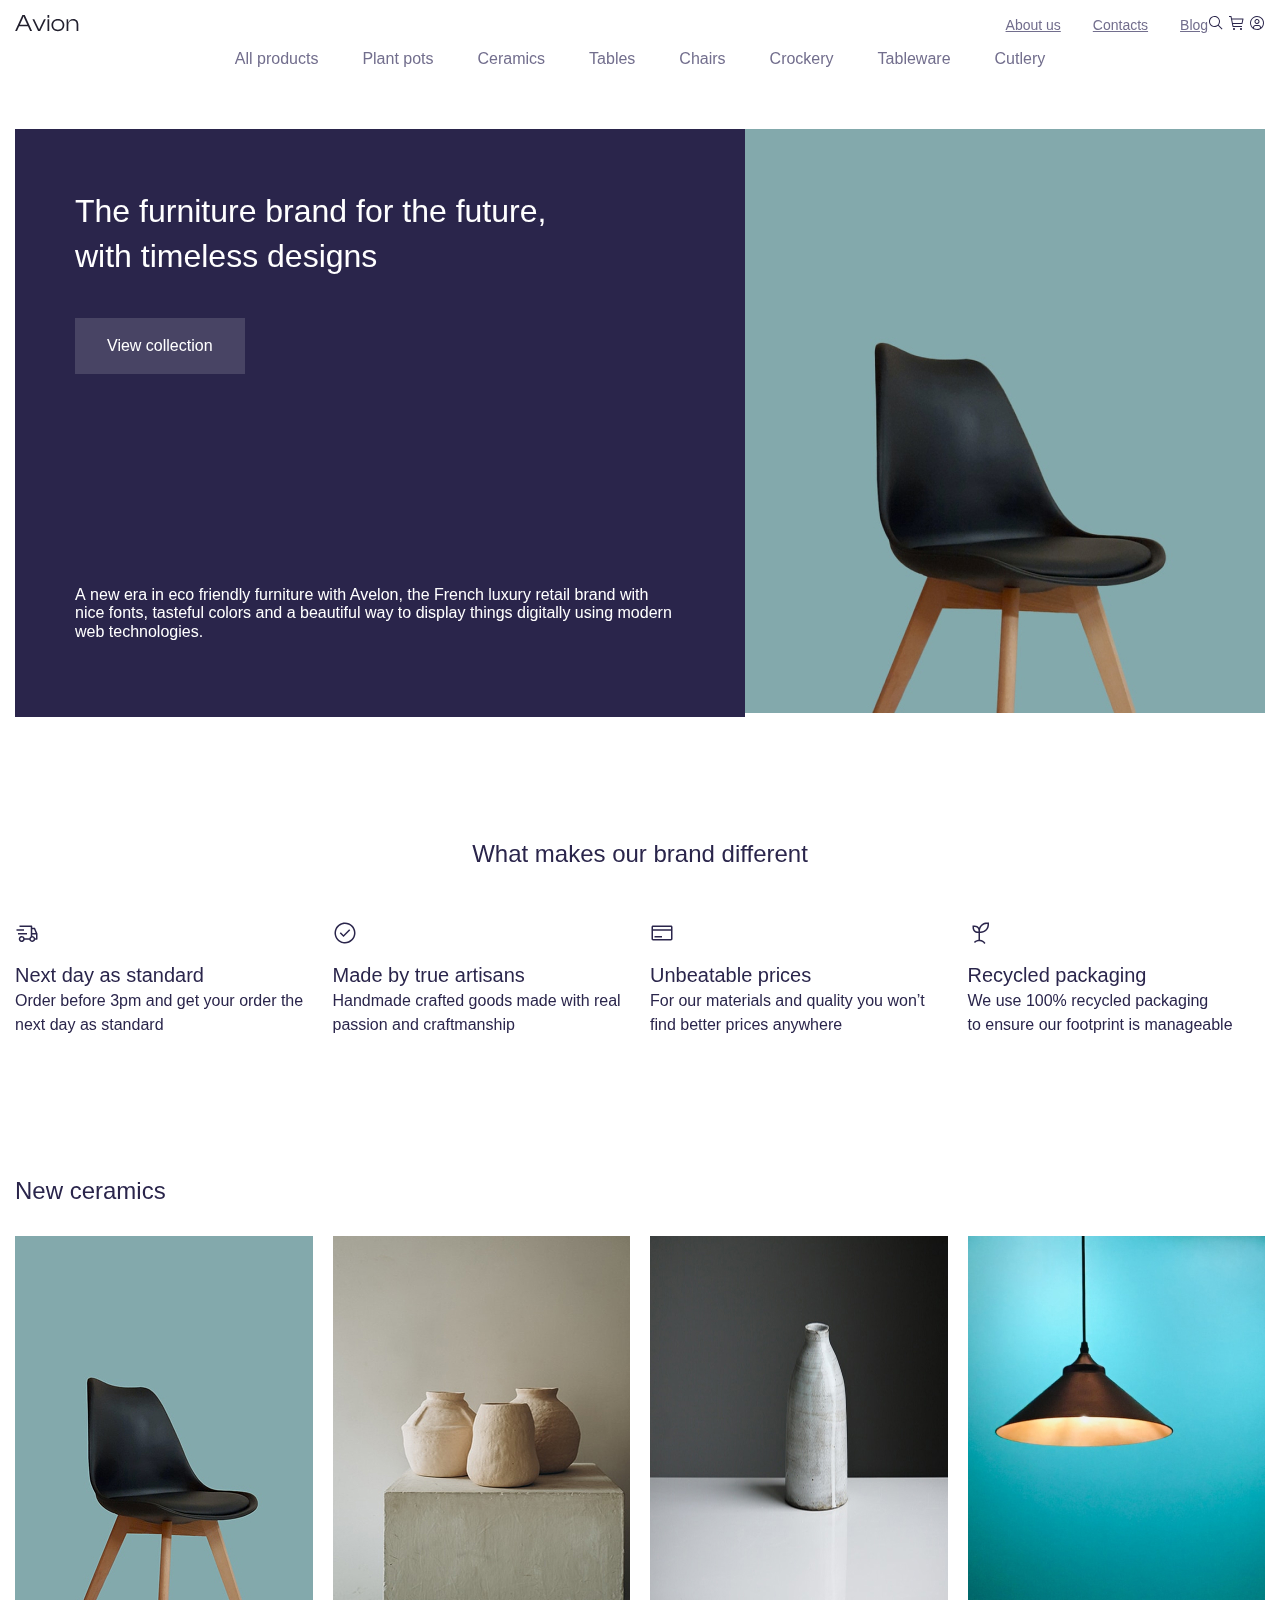
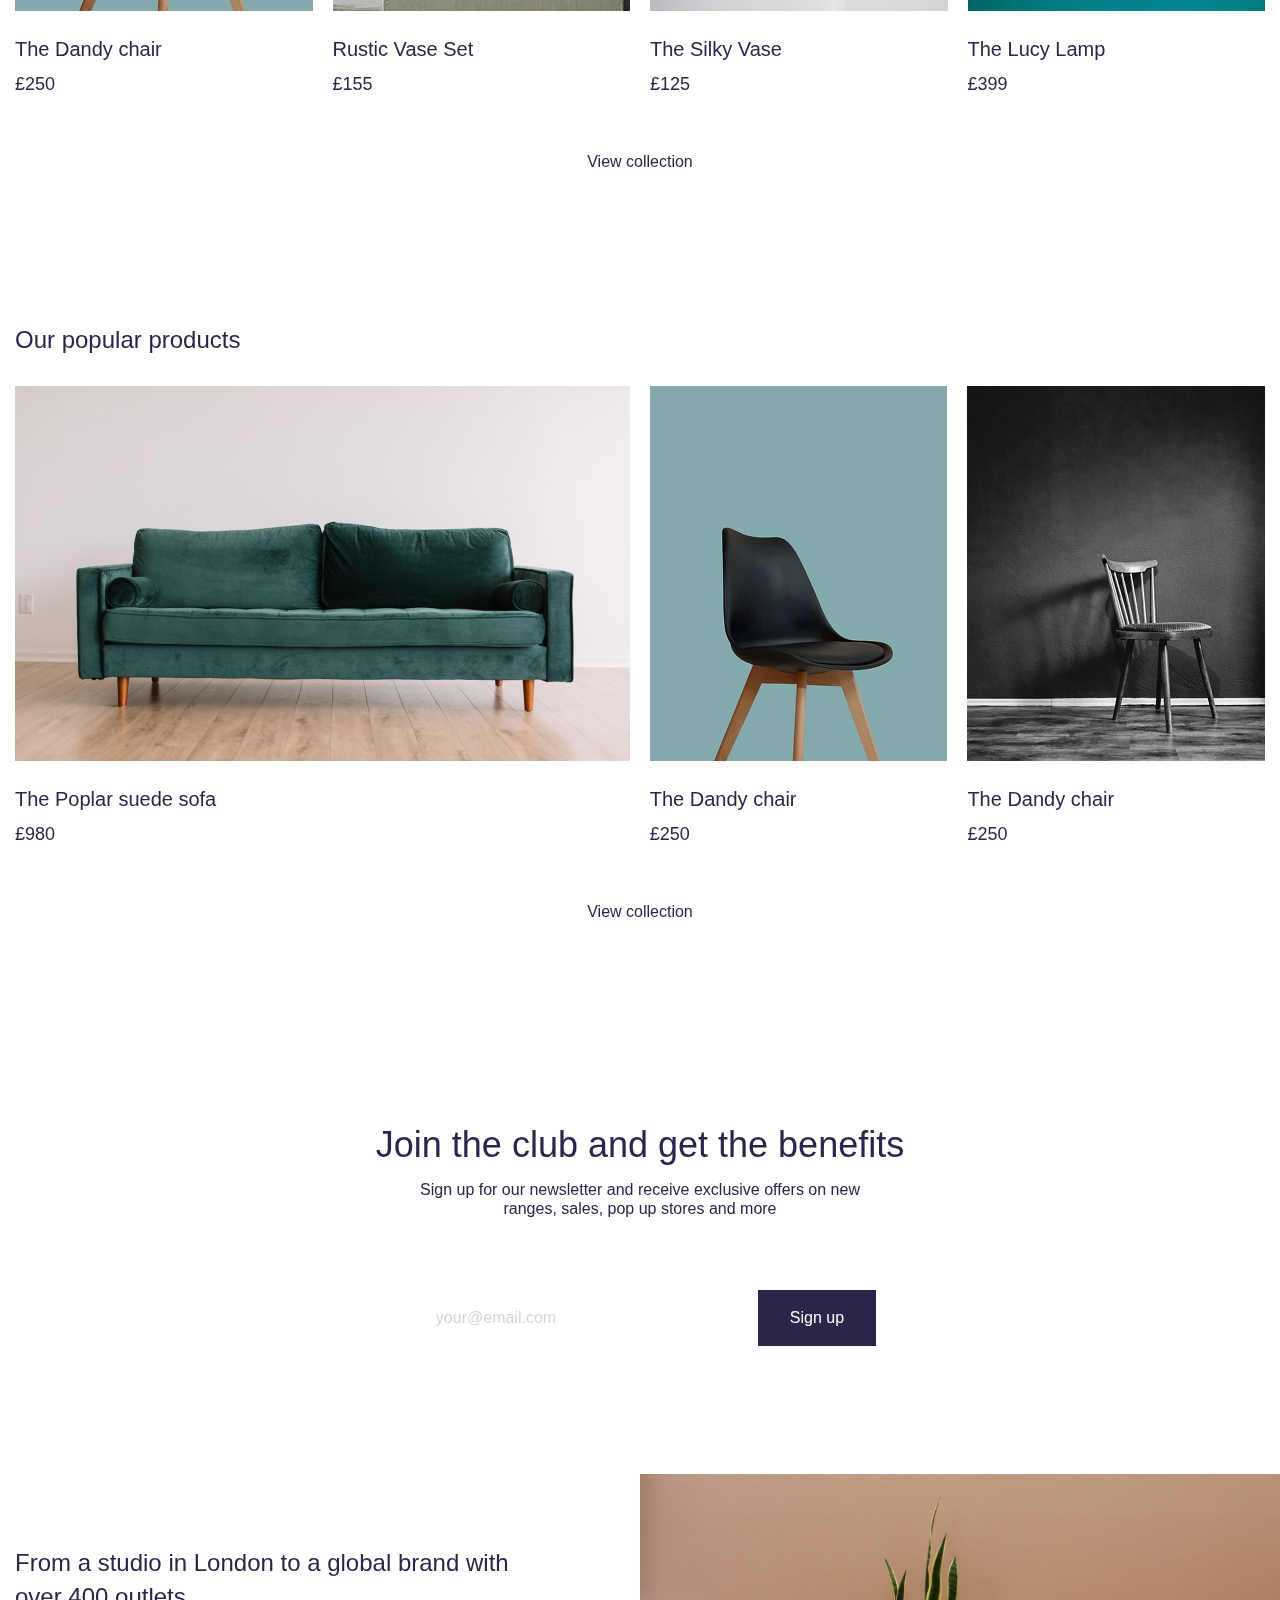
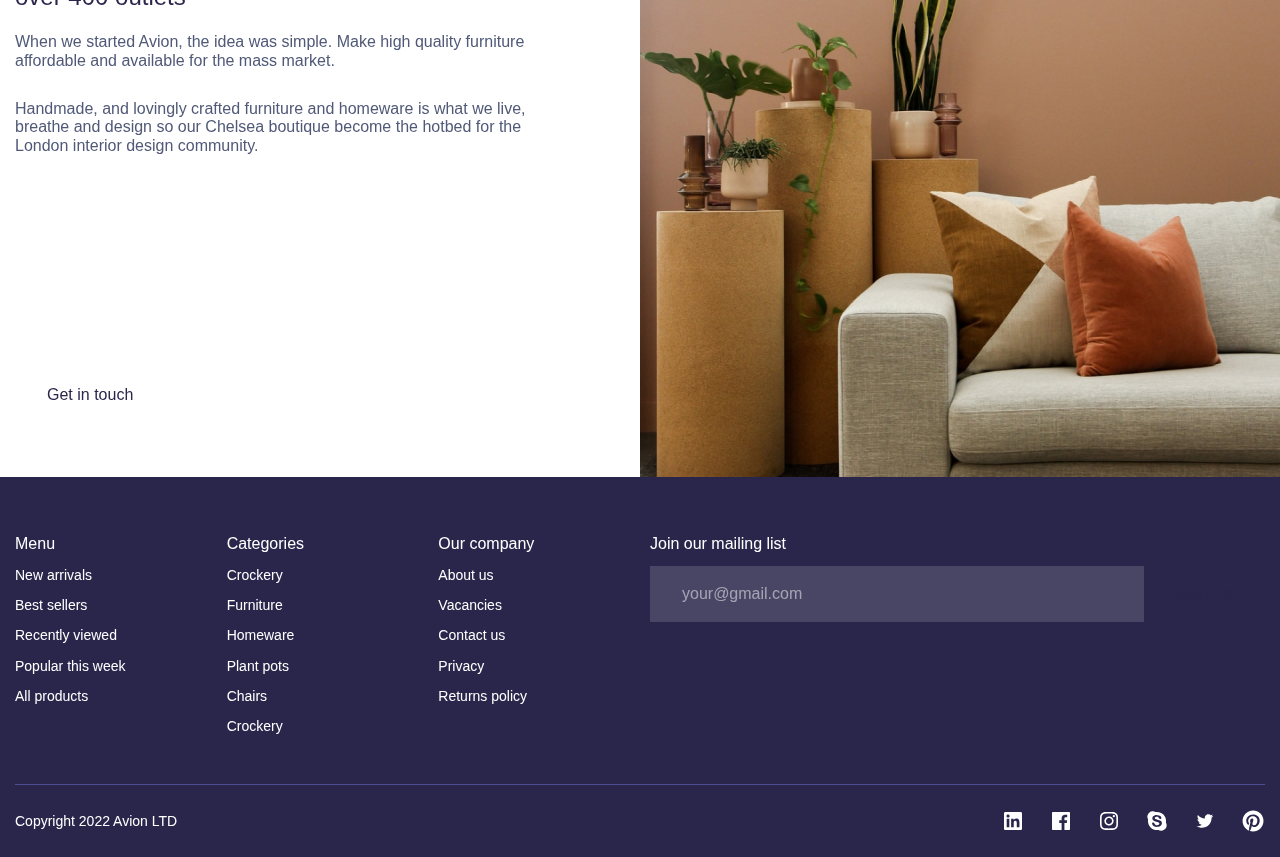
<file: index.html>
<!DOCTYPE html>
<html lang="en">
<head>
    <meta charset="UTF-8">
    <meta name="viewport" content="width=device-width, initial-scale=1.0">
    <title>Avion website</title>
    <link rel="stylesheet" href="./css/main.css">
</head>
<body>
    <header class="header">
        <div class="header__top">
            <div class="container header__container header__top-container">
                <a href="/" class="logo">
                    <img src="./images/svg/logo.svg" alt="avion logo">
                </a>
                <div class="header__details">
                    <ul class="header-reset header__list">
                        <li class="header__item">
                            <a href="./about.html" class="header__link">About us</a>
                        </li>
                        <li class="header__item">
                            <a href="#" class="header__link">Contacts</a>
                        </li>
                        <li class="header__item">
                            <a href="#" class="header__link">Blog</a>
                        </li>
                    </ul>
                    <div class="header__buttons">
                        <button class="btn-reset header__button" aria-label="Search">
                            <svg width="16" height="16" viewBox="0 0 16 16" fill="none" xmlns="http://www.w3.org/2000/svg">
                                <rect width="16" height="16" fill="white" style="mix-blend-mode:multiply" />
                                <path d="M14.5001 13.7929L10.7241 10.0169C11.6314 8.92758 12.0839 7.53038 11.9873 6.11596C11.8908 4.70153 11.2526 3.37879 10.2057 2.42288C9.15867 1.46698 7.78347 0.951515 6.36612 0.983723C4.94877 1.01593 3.5984 1.59333 2.59593 2.59581C1.59345 3.59828 1.01605 4.94865 0.983845 6.366C0.951637 7.78335 1.4671 9.15855 2.423 10.2055C3.37891 11.2525 4.70165 11.8907 6.11608 11.9872C7.5305 12.0838 8.9277 11.6313 10.017 10.7239L13.7931 14.5L14.5001 13.7929ZM2.00012 6.5C2.00012 5.60998 2.26404 4.73995 2.75851 3.99993C3.25297 3.25991 3.95578 2.68313 4.77804 2.34254C5.60031 2.00194 6.50511 1.91283 7.37802 2.08646C8.25094 2.2601 9.05276 2.68868 9.6821 3.31802C10.3114 3.94735 10.74 4.74918 10.9137 5.62209C11.0873 6.495 10.9982 7.3998 10.6576 8.22207C10.317 9.04434 9.7402 9.74714 9.00018 10.2416C8.26016 10.7361 7.39013 11 6.50012 11C5.30705 10.9987 4.16323 10.5241 3.3196 9.68052C2.47597 8.83689 2.00144 7.69306 2.00012 6.5Z" fill="#2A254B" />
                            </svg>
                        </button>
                        <button class="btn-reset header__button" aria-label="Card">
                            <svg width="16" height="16" viewBox="0 0 16 16" fill="none" xmlns="http://www.w3.org/2000/svg">
                                <rect width="16" height="16" fill="white" style="mix-blend-mode:multiply" />
                                <path d="M5 15C5.55228 15 6 14.5523 6 14C6 13.4477 5.55228 13 5 13C4.44772 13 4 13.4477 4 14C4 14.5523 4.44772 15 5 15Z" fill="#2A254B" />
                                <path d="M12 15C12.5523 15 13 14.5523 13 14C13 13.4477 12.5523 13 12 13C11.4477 13 11 13.4477 11 14C11 14.5523 11.4477 15 12 15Z" fill="#2A254B" />
                                <path d="M14 3.50001H2.91L2.5 1.40001C2.47662 1.28537 2.41379 1.18256 2.32243 1.10947C2.23107 1.03639 2.11697 0.997651 2 1.00001H0V2.00001H1.59L3.5 11.6C3.52338 11.7146 3.58621 11.8175 3.67757 11.8905C3.76893 11.9636 3.88303 12.0024 4 12H13V11H4.41L4 9.00001H13C13.1156 9.00284 13.2286 8.96552 13.3197 8.89441C13.4109 8.8233 13.4746 8.7228 13.5 8.61001L14.5 4.11001C14.5168 4.03582 14.5164 3.95879 14.4989 3.88478C14.4814 3.81076 14.4472 3.74172 14.399 3.6829C14.3508 3.62407 14.2898 3.57703 14.2206 3.54534C14.1515 3.51364 14.076 3.49814 14 3.50001ZM12.6 8.00001H3.81L3.11 4.50001H13.375L12.6 8.00001Z" fill="#2A254B" />
                            </svg>
                        </button>
                        <button class="btn-reset header__button" aria-label="Profile">
                            <svg width="16" height="16" viewBox="0 0 16 16" fill="none" xmlns="http://www.w3.org/2000/svg">
                                <rect width="16" height="16" fill="white" style="mix-blend-mode:multiply" />
                                <path d="M8 4C7.50555 4 7.0222 4.14662 6.61108 4.42133C6.19995 4.69603 5.87952 5.08648 5.6903 5.54329C5.50108 6.00011 5.45158 6.50277 5.54804 6.98773C5.6445 7.47268 5.88261 7.91814 6.23224 8.26777C6.58187 8.6174 7.02733 8.8555 7.51228 8.95196C7.99723 9.04843 8.4999 8.99892 8.95671 8.8097C9.41353 8.62048 9.80397 8.30005 10.0787 7.88893C10.3534 7.4778 10.5 6.99445 10.5 6.5C10.5 5.83696 10.2366 5.20107 9.76777 4.73223C9.29893 4.26339 8.66304 4 8 4ZM8 8C7.70333 8 7.41332 7.91203 7.16665 7.7472C6.91997 7.58238 6.72772 7.34811 6.61418 7.07403C6.50065 6.79994 6.47095 6.49834 6.52882 6.20736C6.5867 5.91639 6.72956 5.64912 6.93934 5.43934C7.14912 5.22956 7.4164 5.0867 7.70737 5.02882C7.99834 4.97094 8.29994 5.00065 8.57403 5.11418C8.84812 5.22771 9.08239 5.41997 9.24721 5.66664C9.41203 5.91332 9.5 6.20333 9.5 6.5C9.49955 6.89769 9.34137 7.27896 9.06017 7.56016C8.77896 7.84137 8.39769 7.99955 8 8Z" fill="#2A254B" />
                                <path d="M8 1C6.61553 1 5.26216 1.41054 4.11101 2.17971C2.95987 2.94888 2.06266 4.04213 1.53285 5.32122C1.00303 6.6003 0.86441 8.00776 1.13451 9.36563C1.4046 10.7235 2.07129 11.9708 3.05026 12.9497C4.02922 13.9287 5.2765 14.5954 6.63437 14.8655C7.99224 15.1356 9.3997 14.997 10.6788 14.4672C11.9579 13.9373 13.0511 13.0401 13.8203 11.889C14.5895 10.7378 15 9.38447 15 8C14.9979 6.14413 14.2597 4.36486 12.9474 3.05256C11.6351 1.74026 9.85588 1.00209 8 1ZM5 13.1882V12.5C5.00044 12.1023 5.15862 11.721 5.43983 11.4398C5.72104 11.1586 6.10231 11.0004 6.5 11H9.5C9.89769 11.0004 10.279 11.1586 10.5602 11.4398C10.8414 11.721 10.9996 12.1023 11 12.5V13.1882C10.0896 13.7199 9.05426 14 8 14C6.94574 14 5.91042 13.7199 5 13.1882ZM11.9963 12.4629C11.9863 11.807 11.7191 11.1813 11.2521 10.7206C10.7852 10.2599 10.156 10.0011 9.5 10H6.5C5.84405 10.0011 5.2148 10.2599 4.74786 10.7206C4.28093 11.1813 4.01369 11.807 4.00375 12.4629C3.09703 11.6533 2.45762 10.5873 2.17017 9.40623C1.88272 8.22513 1.9608 6.98457 2.39407 5.84883C2.82734 4.71309 3.59536 3.73573 4.59644 3.04618C5.59751 2.35663 6.78442 1.98741 8 1.98741C9.21558 1.98741 10.4025 2.35663 11.4036 3.04618C12.4046 3.73573 13.1727 4.71309 13.6059 5.84883C14.0392 6.98457 14.1173 8.22513 13.8298 9.40623C13.5424 10.5873 12.903 11.6533 11.9963 12.4629Z" fill="#2A254B" />
                            </svg>
                        </button>
                    </div>
                </div>
            </div>
        </div>
        <div class="header__bottom">
            <div class="container header__bottom-container header__container">
                <nav class="nav">
                    <li class="list-reset nav__list">
                        <a href="./catalog.html" class="nav__link">All products</a>
                    </li>
                    <li class="list-reset nav__list">
                        <a href="./catalog.html" class="nav__link">Plant pots</a>
                    </li>
                    <li class="list-reset nav__list">
                        <a href="./catalog.html" class="nav__link">Ceramics</a>
                    </li>
                    <li class="list-reset nav__list">
                        <a href="./catalog.html" class="nav__link">Tables</a>
                    </li>
                    <li class="list-reset nav__list">
                        <a href="./catalog.html" class="nav__link">Chairs</a>
                    </li>
                    <li class="list-reset nav__list">
                        <a href="./catalog.html" class="nav__link">Crockery</a>
                    </li>
                    <li class="list-reset nav__list">
                        <a href="./catalog.html" class="nav__link">Tableware</a>
                    </li>
                    <li class="list-reset nav__list">
                        <a href="./catalog.html" class="nav__link">Cutlery</a>
                    </li>
                </nav>
            </div>
        </div>
    </header>
    <main>
        <section class="hero">
            <div class="container">
                <div class="hero__content">
                    <div class="hero__text">
                        <h1 class="hero__title">
                            The furniture brand for the future, with timeless designs
                        </h1>
                        <a href="#" class="btn hero__link btn--theme-dark">View collection</a>
                        <p class="hero__description">
                            A&nbsp;new era in&nbsp;eco friendly furniture with Avelon, the French luxury retail brand
                            with nice fonts, tasteful colors and a&nbsp;beautiful way to&nbsp;display things digitally 
                            using modern web technologies.
                        </p>
                    </div>
                    <div class="hero__image">
                        <img width="520" height="584" src="./images/jpg/hero_image_1x.jpg" srcset="./images/jpg/hero_image_2x.jpg 2x" alt="hero image">
                    </div>
                </div>
            </div>
        </section>
        <section class="benefits">
            <div class="container">
                <h2 class="title title--small title--centered title--mb-large">What makes our brand different</h2>
                <ul class="list-reset grid benefits__list">
                    <li class="benefits__item benefits__item--next">
                        <h3 class="benefits__subtitle">Next day as&nbsp;standard</h3>
                        <p class="benefits__description">
                            Order before 3pm and get your order
                            the next day as&nbsp;standard
                        </p>
                    </li>
                    <li class="benefits__item benefits__item--made">
                        <h3 class="benefits__subtitle">Made by&nbsp;true artisans</h3>
                        <p class="benefits__description">
                            Handmade crafted goods made with
                            real passion and craftmanship
                        </p>
                    </li>
                    <li class="benefits__item benefits__item--prices">
                        <h3 class="benefits__subtitle">Unbeatable prices</h3>
                        <p class="benefits__description">
                            For our materials and quality you won&rsquo;t find better prices anywhere
                        </p>
                    </li>
                    <li class="benefits__item benefits__item--packaging">
                        <h3 class="benefits__subtitle">Recycled packaging</h3>
                        <p class="benefits__description">
                            We&nbsp;use 100% recycled packaging to&nbsp;ensure our footprint is&nbsp;manageable
                        </p>
                    </li>
                </ul>
            </div>
        </section>
        <section class="products">
            <div class="container">
                <h2 class="title title--large products__title title--mb-small">New ceramics</h2>
                <ul class="list-reset products__list grid">
                    <li class="products__item">
                        <article class="product">
                            <div class="product__top">
                                <img class="product__image" src="./images/jpg/products/photo-1_1x.jpg" srcset="./images/jpg/products/photo-1_2x.jpg 2x" aria-hidden="true" width="305" height="375" loading="lazy" alt="">
                            </div>
                            <div class="product__content">
                                <h3 class="product__title">
                                    <a href="#" class="product__link">The Dandy chair</a>
                                </h3>
                                <span class="product__price">£250</span>
                            </div>
                        </article>
                    </li>
                    <li class="products__item">
                        <article class="product">
                            <div class="product__top">
                                <img class="product__image" src="./images/jpg/products/photo-2_1x.jpg" srcset="./images/jpg/products/photo-2_2x.jpg 2x" aria-hidden="true" width="305" height="375" loading="lazy" alt="">
                            </div>
                            <div class="product__content">
                                <h3 class="product__title">
                                    <a href="#" class="product__link">Rustic Vase Set</a>
                                </h3>
                                <span class="product__price">£155</span>
                            </div>
                        </article>
                    </li>
                    <li class="products__item">
                        <article class="product">
                            <div class="product__top">
                                <img class="product__image" src="./images/jpg/products/photo-3_1x.jpg" srcset="./images/jpg/products/photo-3_2x.jpg 2x" aria-hidden="true" width="305" height="375" loading="lazy" alt="">
                            </div>
                            <div class="product__content">
                                <h3 class="product__title">
                                    <a href="#" class="product__link">The Silky Vase</a>
                                </h3>
                                <span class="product__price">£125</span>
                            </div>
                        </article>
                    </li>
                    <li class="products__item">
                        <article class="product">
                            <div class="product__top">
                                <img class="product__image" src="./images/jpg/products/photo-4_1x.jpg" srcset="./images/jpg/products/photo-4_2x.jpg 2x" aria-hidden="true" width="305" height="375" loading="lazy" alt="">
                            </div>
                            <div class="product__content">
                                <h3 class="product__title">
                                    <a href="#" class="product__link">The Lucy Lamp</a>
                                </h3>
                                <span class="product__price">£399</span>
                            </div>
                        </article>
                    </li>
                </ul>
                <div class="centered">
                    <a href="#" class="btn products__btn btn--theme-light ">View collection</a>
                </div>
            </div>
        </section>
        <section class="products">
            <div class="container">
                <h2 class="title title--large products__title title--mb-small">Our popular products</h2>
                <ul class="list-reset products__list grid">
                    <li class="products__item">
                        <article class="product">
                            <div class="product__top">
                                <img class="product__image" src="./images/jpg/products/photo-5_1x.jpg" srcset="./images/jpg/products/photo-5_2x.jpg 2x" aria-hidden="true" width="630" height="375" loading="lazy" alt="">
                            </div>
                            <div class="product__content">
                                <h3 class="product__title">
                                    <a href="#" class="product__link">The Poplar suede sofa</a>
                                </h3>
                                <span class="product__price">£980</span>
                            </div>
                        </article>
                    </li>
                    <li class="products__item">
                        <article class="product">
                            <div class="product__top">
                                <img class="product__image" src="./images/jpg/products/photo-6_1x.jpg" srcset="./images/jpg/products/photo-6_2x.jpg 2x" aria-hidden="true" width="305" height="375" loading="lazy" alt="">
                            </div>
                            <div class="product__content">
                                <h3 class="product__title">
                                    <a href="#" class="product__link">The Dandy chair</a>
                                </h3>
                                <span class="product__price">£250</span>
                            </div>
                        </article>
                    </li>
                    <li class="products__item">
                        <article class="product">
                            <div class="product__top">
                                <img class="product__image" src="./images/jpg/products/photo-7_1x.jpg" srcset="./images/jpg/products/photo-7_2x.jpg 2x" aria-hidden="true" width="305" height="375" loading="lazy" alt="">
                            </div>
                            <div class="product__content">
                                <h3 class="product__title">
                                    <a href="#" class="product__link">The Dandy chair</a>
                                </h3>
                                <span class="product__price">£250</span>
                            </div>
                        </article>
                    </li>
                </ul>
                <div class="centered">
                    <a href="#" class="btn products__btn btn--theme-light ">View collection</a>
                </div>
            </div>
        </section>
        <section class="newsletter">
            <div class="container">
                <div class="newsletter__content">
                    <h2 class="title newsletter__title title--mb-small-xs title--large-xl">Join the club and get the benefits</h2>
                    <p class="newsletter__description">
                        Sign up&nbsp;for our newsletter and receive exclusive offers on&nbsp;new ranges, sales, pop up&nbsp;stores and more
                    </p>
                    <form action="#" class="form newsletter__form">
                        <input type="email" method="POST" name="email" required placeholder="your@email.com" class="form__input">
                        <button class="btn form__btn btn--theme-darker" type="submit">Sign up</button>
                    </form>
                </div>
            </div>
        </section>
        <section class="about">
            <div class="about__content">
                <div class="about__info">
                    <h2 class="title title--small about__title">From a&nbsp;studio in&nbsp;London to&nbsp;a&nbsp;global brand with over 400 outlets</h2>
                    <p class="about__description">
                        When we&nbsp;started Avion, the idea was simple. Make high quality furniture affordable and available for the mass market.
                    </p>
                    <p class="about__description">
                        Handmade, and lovingly crafted furniture and homeware is&nbsp;what we&nbsp;live, breathe and design so&nbsp;our Chelsea boutique become the hotbed for the London interior design community.
                    </p>
                    <button class="btn btn--theme-light about__btn">Get in touch</button>
                </div>
                <img src="./images/jpg/about__image-1_1x.jpg" srcset="./images/jpg/about__image-1_2x.jpg 2x" aria-hidden="true" width="720" height="603" loading="lazy" alt="about image" class="about__image">
            </div>
        </section>
    </main>
    <footer class="footer">
        <div class="container">
            <div class="footer__top grid">
                <div class="footer__column">
                    <h2 class="footer__title">Menu</h2>
                    <ul class="list-reset footer__list">
                        <li class="footer__item">
                            <a href="#" class="footer__link">New arrivals</a>
                        </li>
                        <li class="footer__item">
                            <a href="#" class="footer__link">Best sellers</a>
                        </li>
                        <li class="footer__item">
                            <a href="#" class="footer__link">Recently viewed</a>
                        </li>
                        <li class="footer__item">
                            <a href="#" class="footer__link">Popular this week</a>
                        </li>
                        <li class="footer__item">
                            <a href="#" class="footer__link">All products</a>
                        </li>
                    </ul>
                </div>
                <div class="footer__column">
                    <h2 class="footer__title">Categories</h2>
                    <ul class="list-reset footer__list">
                        <li class="footer__item">
                            <a href="#" class="footer__link">Crockery</a>
                        </li>
                        <li class="footer__item">
                            <a href="#" class="footer__link">Furniture</a>
                        </li>
                        <li class="footer__item">
                            <a href="#" class="footer__link">Homeware</a>
                        </li>
                        <li class="footer__item">
                            <a href="#" class="footer__link">Plant pots</a>
                        </li>
                        <li class="footer__item">
                            <a href="#" class="footer__link">Chairs</a>
                        </li>
                        <li class="footer__item">
                            <a href="#" class="footer__link">Crockery</a>
                        </li>
                    </ul>
                </div>
                <div class="footer__column">
                    <h2 class="footer__title">Our company</h2>
                    <ul class="list-reset footer__list">
                        <li class="footer__item">
                            <a href="#" class="footer__link">About us</a>
                        </li>
                        <li class="footer__item">
                            <a href="#" class="footer__link">Vacancies</a>
                        </li>
                        <li class="footer__item">
                            <a href="#" class="footer__link">Contact us</a>
                        </li>
                        <li class="footer__item">
                            <a href="#" class="footer__link">Privacy</a>
                        </li>
                        <li class="footer__item">
                            <a href="#" class="footer__link">Returns policy</a>
                        </li>
                    </ul>
                </div>
                <div class="footer__column footer__column--big">
                    <h3 class="footer__title">Join our mailing list</h3>
                    <form action="#" method="POST" class="footer__form">
                        <input type="email" name="email" required class="form__input footer__input" placeholder="your@gmail.com">
                        <button class="btn btn--theme-light form__btn" type="submit">Sign Up</button>
                    </form>
                </div>
            </div>
            <div class="footer__bottom">
                <span class="footer__copyright">Copyright 2022 Avion LTD</span>
                <ul class="list-reset social">
                    <li class="social__item">
                        <a href="#" target="_blank" class="social__link">
                            <svg width="24" height="24" viewBox="0 0 24 24" fill="none" xmlns="http://www.w3.org/2000/svg">
                                <rect width="24" height="24" fill="white" style="mix-blend-mode:multiply" />
                                <path d="M19.65 3H4.35C3.6 3 3 3.6 3 4.275V19.65C3 20.325 3.6 20.925 4.35 20.925H19.65C20.4 20.925 21 20.325 21 19.65V4.275C21 3.6 20.4 3 19.65 3ZM8.325 18.3H5.7V9.75H8.325V18.3ZM7.05 8.55C6.225 8.55 5.475 7.875 5.475 6.975C5.475 6.075 6.15 5.4 7.05 5.4C7.875 5.4 8.625 6.075 8.625 6.975C8.625 7.875 7.875 8.55 7.05 8.55ZM18.375 18.225H15.75V14.025C15.75 13.05 15.75 11.7 14.325 11.7C12.9 11.7 12.75 12.825 12.75 13.875V18.15H10.125V9.75H12.6V10.875H12.675C13.05 10.2 13.95 9.45 15.225 9.45C17.925 9.45 18.45 11.25 18.45 13.575V18.225H18.375Z" fill="white" />
                            </svg>
                        </a>
                    </li>
                    <li class="social__item">
                        <a href="#" target="_blank" class="social__link">
                            <svg width="24" height="24" viewBox="0 0 24 24" fill="none" xmlns="http://www.w3.org/2000/svg">
                                <rect width="24" height="24" fill="white" style="mix-blend-mode:multiply" />
                                <path d="M20.0025 3H3.9975C3.73355 3.00196 3.48097 3.10769 3.29433 3.29433C3.10769 3.48097 3.00196 3.73355 3 3.9975V20.0025C3.00196 20.2664 3.10769 20.519 3.29433 20.7057C3.48097 20.8923 3.73355 20.998 3.9975 21H12.615V14.04H10.275V11.3175H12.615V9.315C12.615 6.99 14.0325 5.7225 16.1175 5.7225C16.815 5.7225 17.5125 5.7225 18.21 5.8275V8.25H16.7775C15.645 8.25 15.4275 8.79 15.4275 9.5775V11.31H18.1275L17.775 14.0325H15.4275V21H20.0025C20.2664 20.998 20.519 20.8923 20.7057 20.7057C20.8923 20.519 20.998 20.2664 21 20.0025V3.9975C20.998 3.73355 20.8923 3.48097 20.7057 3.29433C20.519 3.10769 20.2664 3.00196 20.0025 3Z" fill="white" />
                            </svg>
                        </a>
                    </li>
                    <li class="social__item">
                        <a href="#" target="_blank" class="social__link">
                            <svg width="24" height="24" viewBox="0 0 24 24" fill="none" xmlns="http://www.w3.org/2000/svg">
                                <rect width="24" height="24" fill="white" style="mix-blend-mode:multiply" />
                                <path d="M16.8042 8.2758C17.4007 8.2758 17.8842 7.79227 17.8842 7.1958C17.8842 6.59933 17.4007 6.1158 16.8042 6.1158C16.2077 6.1158 15.7242 6.59933 15.7242 7.1958C15.7242 7.79227 16.2077 8.2758 16.8042 8.2758Z" fill="white" />
                                <path d="M12 7.37835C11.0859 7.37835 10.1924 7.64941 9.43235 8.15724C8.67232 8.66507 8.07995 9.38688 7.73015 10.2314C7.38035 11.0759 7.28883 12.0051 7.46715 12.9016C7.64548 13.7982 8.08565 14.6217 8.732 15.268C9.37835 15.9144 10.2018 16.3545 11.0984 16.5328C11.9949 16.7112 12.9241 16.6196 13.7686 16.2698C14.6131 15.92 15.3349 15.3277 15.8428 14.5677C16.3506 13.8076 16.6217 12.9141 16.6217 12C16.6217 10.7743 16.1347 9.59873 15.268 8.732C14.4013 7.86527 13.2257 7.37835 12 7.37835ZM12 15C11.4067 15 10.8266 14.8241 10.3333 14.4944C9.83994 14.1648 9.45542 13.6962 9.22836 13.1481C9.0013 12.5999 8.94189 11.9967 9.05764 11.4147C9.1734 10.8328 9.45912 10.2982 9.87868 9.87868C10.2982 9.45912 10.8328 9.1734 11.4147 9.05764C11.9967 8.94189 12.5999 9.0013 13.1481 9.22836C13.6962 9.45542 14.1648 9.83994 14.4944 10.3333C14.8241 10.8266 15 11.4067 15 12C15 12.7956 14.6839 13.5587 14.1213 14.1213C13.5587 14.6839 12.7956 15 12 15Z" fill="white" />
                                <path d="M12 4.62165C14.4031 4.62165 14.6878 4.6308 15.6368 4.67415C16.2075 4.68094 16.7728 4.78577 17.308 4.98405C17.6961 5.13381 18.0486 5.36316 18.3428 5.65732C18.6369 5.95149 18.8663 6.30398 19.016 6.6921C19.2143 7.22731 19.3191 7.79261 19.3259 8.36333C19.3692 9.3123 19.3784 9.597 19.3784 12.0001C19.3784 14.4031 19.3693 14.6878 19.3259 15.6368C19.3191 16.2075 19.2143 16.7728 19.016 17.3081C18.8663 17.6962 18.6369 18.0487 18.3428 18.3428C18.0486 18.637 17.6961 18.8663 17.308 19.0161C16.7728 19.2144 16.2075 19.3192 15.6368 19.326C14.6879 19.3693 14.4033 19.3785 12 19.3785C9.5967 19.3785 9.31215 19.3694 8.36325 19.326C7.79253 19.3192 7.22723 19.2144 6.69202 19.0161C6.3039 18.8663 5.95142 18.637 5.65725 18.3428C5.36308 18.0487 5.13374 17.6962 4.98397 17.3081C4.78569 16.7728 4.68087 16.2075 4.67408 15.6368C4.6308 14.6878 4.62157 14.4031 4.62157 12.0001C4.62157 9.597 4.63072 9.3123 4.67408 8.36333C4.68087 7.79261 4.78569 7.22731 4.98397 6.6921C5.13373 6.30396 5.36307 5.95146 5.65724 5.65728C5.95141 5.3631 6.30389 5.13375 6.69202 4.98397C7.22723 4.78569 7.79253 4.68087 8.36325 4.67408C9.31222 4.6308 9.59693 4.62165 12 4.62165ZM12 3C9.55575 3 9.24922 3.01035 8.2893 3.05415C7.54279 3.06914 6.80422 3.21059 6.105 3.4725C5.50705 3.70374 4.96401 4.05735 4.51068 4.51068C4.05735 4.96401 3.70374 5.50705 3.4725 6.105C3.21055 6.80434 3.06909 7.54304 3.05415 8.28968C3.01035 9.24923 3 9.55575 3 12C3 14.4443 3.01035 14.7508 3.05415 15.7107C3.0691 16.4573 3.21056 17.196 3.4725 17.8954C3.70374 18.4933 4.05735 19.0364 4.51068 19.4897C4.96401 19.943 5.50705 20.2966 6.105 20.5279C6.80434 20.7898 7.54304 20.9313 8.28968 20.9462C9.24923 20.9897 9.55575 21 12 21C14.4443 21 14.7508 20.9896 15.7107 20.9459C16.4573 20.9309 17.196 20.7894 17.8954 20.5275C18.4933 20.2963 19.0364 19.9426 19.4897 19.4893C19.943 19.036 20.2966 18.493 20.5279 17.895C20.7898 17.1957 20.9313 16.457 20.9462 15.7103C20.9897 14.7508 21 14.4443 21 12C21 9.55575 20.9896 9.24922 20.9459 8.2893C20.9309 7.54279 20.7894 6.80422 20.5275 6.105C20.2962 5.50712 19.9426 4.96415 19.4893 4.51089C19.0359 4.05763 18.4929 3.70407 17.895 3.47287C17.1957 3.21093 16.457 3.06948 15.7103 3.05453C14.7508 3.01035 14.4443 3 12 3Z" fill="white" />
                            </svg>
                        </a>
                    </li>
                    <li class="social__item">
                        <a href="#" target="_blank" class="social__link">
                            <svg width="24" height="24" viewBox="0 0 24 24" fill="none" xmlns="http://www.w3.org/2000/svg">
                                <rect width="24" height="24" fill="white" style="mix-blend-mode:multiply" />
                                <path d="M20.9321 13.4102C21.0078 12.944 21.0454 12.4724 21.0446 12.0002C21.0446 9.60129 20.0917 7.30066 18.3954 5.60439C16.6992 3.90813 14.3985 2.95517 11.9996 2.95517C11.5274 2.95444 11.0558 2.99207 10.5896 3.06768C9.5442 2.44143 8.3195 2.18241 7.11002 2.33174C5.90054 2.48107 4.77563 3.0302 3.9139 3.89193C3.05218 4.75365 2.50305 5.87857 2.35371 7.08805C2.20438 8.29753 2.4634 9.52223 3.08965 10.5677C3.00527 11.0406 2.96012 11.5198 2.95465 12.0002C2.95465 14.3991 3.9076 16.6997 5.60387 18.396C7.30013 20.0922 9.60076 21.0452 11.9996 21.0452C12.4719 21.0459 12.9435 21.0083 13.4096 20.9327C14.4551 21.5589 15.6798 21.8179 16.8893 21.6686C18.0987 21.5193 19.2237 20.9701 20.0854 20.1084C20.9471 19.2467 21.4962 18.1218 21.6456 16.9123C21.7949 15.7028 21.5359 14.4781 20.9096 13.4327L20.9321 13.4102ZM16.2971 16.1102C15.8738 16.6955 15.2904 17.146 14.6171 17.4077C13.7864 17.7337 12.8993 17.8917 12.0071 17.8727C10.9687 17.9161 9.93554 17.7023 8.99965 17.2502C8.45401 16.9569 7.9861 16.5378 7.63465 16.0277C7.31271 15.5919 7.12974 15.0691 7.10965 14.5277C7.10886 14.3872 7.13709 14.2481 7.19259 14.119C7.24808 13.9899 7.32964 13.8737 7.43215 13.7777C7.65931 13.5843 7.95174 13.4851 8.24965 13.5002C8.49861 13.4955 8.74092 13.5807 8.93215 13.7402C9.14146 13.936 9.3031 14.1772 9.40465 14.4452C9.53477 14.7584 9.70088 15.0554 9.89965 15.3302C10.0977 15.5839 10.3554 15.7848 10.6496 15.9152C11.0494 16.0867 11.4826 16.1661 11.9171 16.1477C12.5361 16.1777 13.1492 16.0152 13.6721 15.6827C13.8728 15.5651 14.0397 15.3977 14.1567 15.1966C14.2736 14.9956 14.3367 14.7677 14.3396 14.5352C14.3461 14.3723 14.3181 14.2099 14.2573 14.0587C14.1966 13.9075 14.1045 13.7708 13.9871 13.6577C13.7201 13.4116 13.399 13.2318 13.0496 13.1327C12.6596 13.0052 12.1421 12.8777 11.4896 12.7352C10.7403 12.5607 10.0094 12.3146 9.30715 12.0002C8.75457 11.7737 8.26732 11.4128 7.88965 10.9502C7.53144 10.4734 7.34628 9.88877 7.36465 9.29268C7.35859 8.68668 7.55379 8.0958 7.91965 7.61267C8.33754 7.09349 8.89405 6.7034 9.52465 6.48767C10.322 6.22284 11.1599 6.10096 11.9996 6.12768C12.6567 6.11605 13.3117 6.20457 13.9421 6.39018C14.4369 6.53708 14.9016 6.77071 15.3146 7.08017C15.6397 7.3243 15.9104 7.63334 16.1096 7.98767C16.2718 8.2739 16.3595 8.59626 16.3646 8.92518C16.3637 9.06539 16.3347 9.20399 16.2793 9.3328C16.2239 9.46161 16.1433 9.57803 16.0421 9.67518C15.9401 9.78577 15.8159 9.87364 15.6776 9.93308C15.5394 9.99252 15.3901 10.0222 15.2396 10.0202C14.9984 10.0389 14.7592 9.9637 14.5721 9.81018C14.3753 9.62055 14.2107 9.40017 14.0846 9.15768C13.8989 8.77542 13.6298 8.43969 13.2971 8.17517C12.8606 7.90304 12.3468 7.78183 11.8346 7.83017C11.309 7.80801 10.7881 7.93824 10.3346 8.20517C10.1699 8.29312 10.0309 8.42227 9.93096 8.58C9.83106 8.73774 9.77376 8.91869 9.76465 9.10518C9.75871 9.30894 9.82514 9.50822 9.95215 9.66768C10.1017 9.84099 10.2856 9.98144 10.4921 10.0802C10.7121 10.194 10.9434 10.2845 11.1821 10.3502C11.4221 10.4177 11.8121 10.5152 12.3596 10.6427C13.0496 10.7927 13.6646 10.9577 14.2271 11.1377C14.7303 11.291 15.2098 11.5131 15.6521 11.7977C16.038 12.0417 16.3554 12.3798 16.5746 12.7802C16.7975 13.2369 16.9008 13.7427 16.8746 14.2502C16.8814 14.9153 16.6794 15.5658 16.2971 16.1102Z" fill="white" />
                            </svg>
                        </a>
                    </li>
                    <li class="social__item">
                        <a href="#" target="_blank" class="social__link">
                            <svg width="24" height="24" viewBox="0 0 24 24" fill="none" xmlns="http://www.w3.org/2000/svg">
                                <rect width="24" height="24" fill="white" style="mix-blend-mode:multiply" />
                                <path d="M8.94 18.705C10.2069 18.713 11.4627 18.4693 12.6346 17.9882C13.8066 17.507 14.8714 16.798 15.7672 15.9022C16.663 15.0064 17.3721 13.9416 17.8532 12.7696C18.3343 11.5977 18.578 10.3418 18.57 9.07499C18.57 8.92499 18.57 8.78249 18.57 8.63249C19.2267 8.15136 19.7951 7.56012 20.25 6.88499C19.6316 7.15544 18.9773 7.3348 18.3075 7.41749C19.0177 6.99432 19.5506 6.32824 19.8075 5.54249C19.1456 5.93957 18.4199 6.21871 17.6625 6.36749C17.1524 5.82401 16.4775 5.46378 15.7421 5.34253C15.0067 5.22128 14.2518 5.34576 13.5943 5.69673C12.9368 6.04769 12.4132 6.60557 12.1047 7.28405C11.7962 7.96252 11.7198 8.72376 11.8875 9.44999C10.542 9.38395 9.22553 9.03525 8.02377 8.42662C6.822 7.81798 5.7619 6.96305 4.9125 5.91749C4.48419 6.66087 4.35437 7.53923 4.54932 8.37473C4.74427 9.21023 5.24942 9.94043 5.9625 10.4175C5.43646 10.3972 4.92259 10.2533 4.4625 9.99749V10.035C4.45783 10.8119 4.71954 11.5669 5.20403 12.1742C5.68851 12.7815 6.3665 13.2044 7.125 13.3725C6.63573 13.5041 6.12322 13.5246 5.625 13.4325C5.84459 14.095 6.26376 14.6734 6.82503 15.0883C7.38631 15.5032 8.06219 15.7344 8.76 15.75C7.56691 16.7104 6.08407 17.239 4.5525 17.25C4.28396 17.2422 4.01606 17.2197 3.75 17.1825C5.30022 18.1702 7.1019 18.6909 8.94 18.6825" fill="white" />
                            </svg>
                        </a>
                    </li>
                    <li class="social__item">
                        <a href="#" target="_blank" class="social__link">
                            <svg width="24" height="24" viewBox="0 0 24 24" fill="none" xmlns="http://www.w3.org/2000/svg">
                                <rect width="24" height="24" fill="white" style="mix-blend-mode:multiply" />
                                <path d="M11.9998 1.5C9.56549 1.51658 7.21257 2.37849 5.34356 3.93828C3.47455 5.49807 2.20559 7.65882 1.75375 10.0509C1.30192 12.443 1.69529 14.9177 2.86657 17.0518C4.03785 19.1858 5.91426 20.8466 8.1748 21.75C8.02287 20.7558 8.02287 19.7442 8.1748 18.75L9.4123 13.5C9.21646 13.0245 9.11949 12.5142 9.1273 12C9.1273 10.545 9.9748 9.45 11.0248 9.45C11.215 9.44714 11.4036 9.48543 11.5776 9.56224C11.7517 9.63906 11.9071 9.75258 12.0331 9.89504C12.1592 10.0375 12.253 10.2055 12.3081 10.3876C12.3632 10.5697 12.3783 10.7615 12.3523 10.95C12.3523 11.85 11.7823 13.2 11.4823 14.445C11.4177 14.6772 11.4101 14.9215 11.4599 15.1573C11.5098 15.3931 11.6157 15.6133 11.7688 15.7995C11.9218 15.9857 12.1175 16.1322 12.3391 16.2267C12.5608 16.3212 12.802 16.361 13.0423 16.3425C14.9023 16.3425 16.3423 14.37 16.3423 11.535C16.361 10.9589 16.2594 10.3853 16.044 9.85061C15.8287 9.31598 15.5042 8.8321 15.0914 8.42986C14.6786 8.02762 14.1864 7.71584 13.6464 7.51442C13.1063 7.31299 12.5302 7.22634 11.9548 7.26C11.3405 7.23361 10.7272 7.33216 10.152 7.54966C9.5769 7.76717 9.05188 8.09912 8.60875 8.52542C8.16563 8.95172 7.81361 9.46351 7.57401 10.0298C7.33441 10.5961 7.21221 11.2051 7.2148 11.82C7.20646 12.6766 7.46895 13.5139 7.9648 14.2125C8.00086 14.2526 8.02654 14.3009 8.03962 14.3532C8.05269 14.4055 8.05275 14.4602 8.0398 14.5125C7.9573 14.8425 7.7773 15.5625 7.7473 15.705C7.7173 15.8475 7.5898 15.9375 7.3948 15.8475C6.0823 15.2325 5.2648 13.32 5.2648 11.775C5.2648 8.4675 7.6723 5.4225 12.2023 5.4225C15.8398 5.4225 18.6748 8.0175 18.6748 11.49C18.6748 15.105 16.4248 18.015 13.2223 18.015C12.7528 18.0313 12.2867 17.9301 11.8662 17.7206C11.4458 17.511 11.0844 17.1997 10.8148 16.815L10.1623 19.3125C9.84951 20.2831 9.41077 21.2085 8.8573 22.065C9.87714 22.3664 10.9364 22.513 11.9998 22.5C14.7846 22.5 17.4553 21.3938 19.4244 19.4246C21.3936 17.4555 22.4998 14.7848 22.4998 12C22.4998 9.21523 21.3936 6.54451 19.4244 4.57538C17.4553 2.60625 14.7846 1.5 11.9998 1.5Z" fill="white" />
                            </svg>
                        </a>
                    </li>
                </ul>
            </div>
        </div>
    </footer>
</body>
</html>
</file>
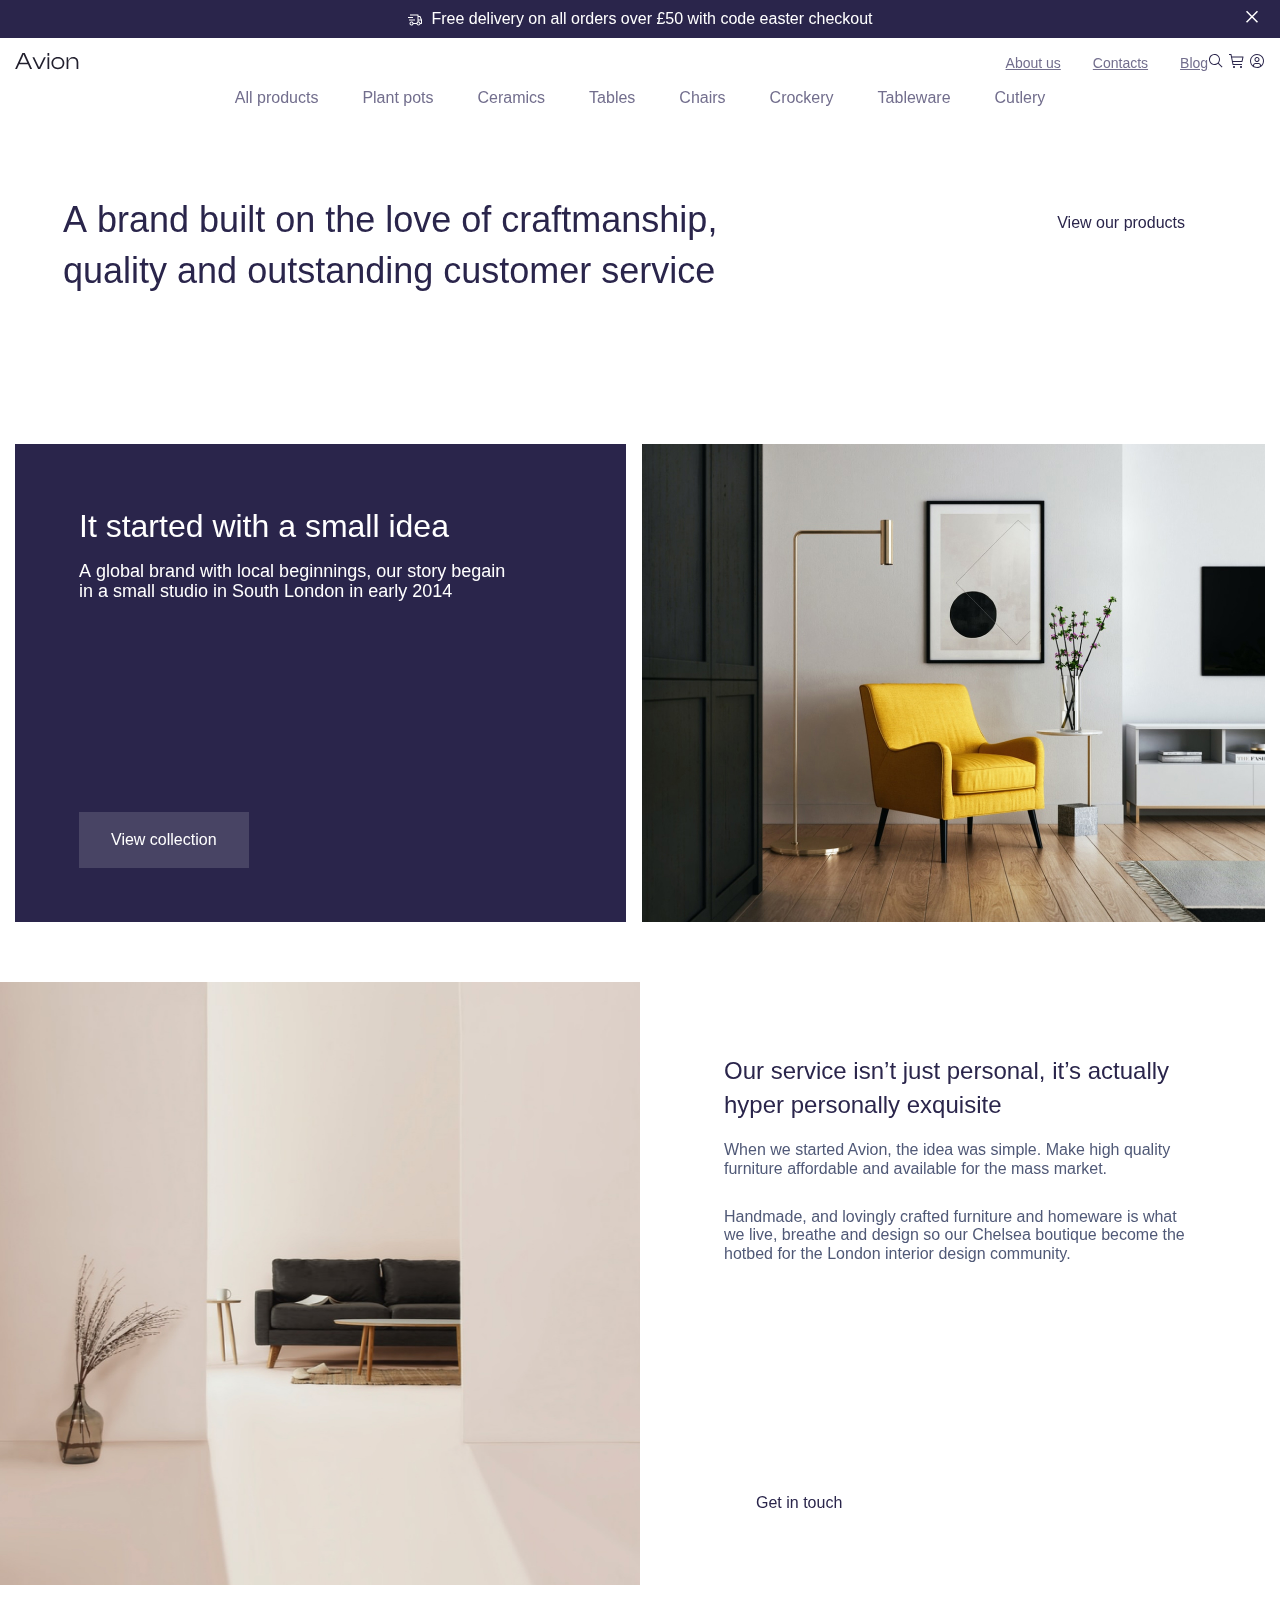
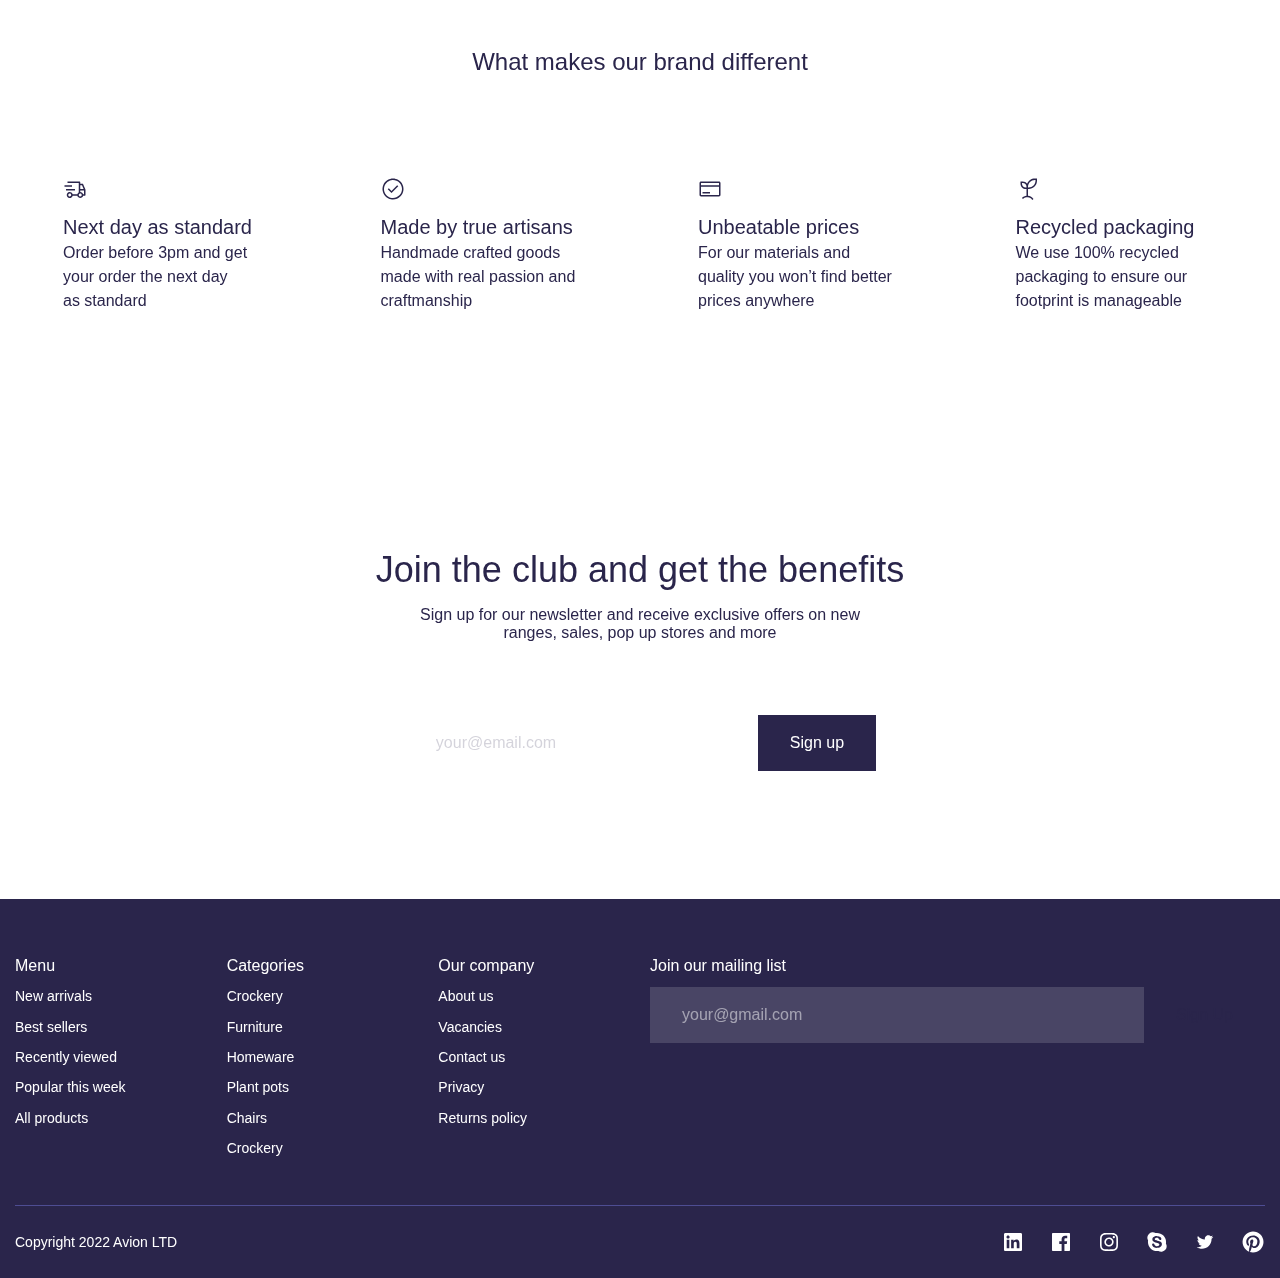
<file: about.html>
<!DOCTYPE html>
<html lang="en">
<head>
    <meta charset="UTF-8">
    <meta name="viewport" content="width=device-width, initial-scale=1.0">
    <title>Avion about</title>
    <link rel="stylesheet" href="./css/main.css">
    <script src="./js/notice-close.js" defer></script>
</head>
<body class="page__body">
    <div class="notice">
        <svg width="16" height="17" viewBox="0 0 16 17" fill="none" xmlns="http://www.w3.org/2000/svg">
            <rect width="16" height="16" transform="translate(0 0.5)" fill="white" style="mix-blend-mode:multiply" />
            <path d="M8 8.5H2V9.5H8V8.5Z" fill="white" />
            <path d="M6 6H1V7H6V6Z" fill="white" />
            <path d="M14.9594 8.8032L13.4594 5.3032C13.421 5.21319 13.357 5.13646 13.2753 5.08256C13.1936 5.02865 13.0979 4.99994 13 5H11.5V4C11.5 3.86739 11.4473 3.74021 11.3536 3.64645C11.2598 3.55268 11.1326 3.5 11 3.5H3V4.5H10.5V10.7781C10.2722 10.9104 10.0728 11.0865 9.91339 11.2962C9.75395 11.5059 9.6376 11.7451 9.57105 12H6.42895C6.30725 11.5287 6.01784 11.1179 5.61495 10.8447C5.21206 10.5715 4.72336 10.4546 4.24045 10.5159C3.75754 10.5773 3.31358 10.8126 2.99179 11.1779C2.66999 11.5431 2.49246 12.0132 2.49246 12.5C2.49246 12.9868 2.66999 13.4569 2.99179 13.8221C3.31358 14.1874 3.75754 14.4227 4.24045 14.4841C4.72336 14.5454 5.21206 14.4285 5.61495 14.1553C6.01784 13.8821 6.30725 13.4713 6.42895 13H9.57105C9.68007 13.4289 9.92892 13.8092 10.2783 14.0808C10.6276 14.3525 11.0575 14.4999 11.5 14.4999C11.9425 14.4999 12.3724 14.3525 12.7217 14.0808C13.0711 13.8092 13.3199 13.4289 13.429 13H14.5C14.6326 13 14.7598 12.9473 14.8536 12.8536C14.9473 12.7598 15 12.6326 15 12.5V9C15 8.93233 14.9862 8.86537 14.9594 8.8032ZM4.5 13.5C4.30222 13.5 4.10888 13.4414 3.94443 13.3315C3.77998 13.2216 3.65181 13.0654 3.57612 12.8827C3.50043 12.7 3.48063 12.4989 3.51921 12.3049C3.5578 12.1109 3.65304 11.9327 3.79289 11.7929C3.93275 11.653 4.11093 11.5578 4.30491 11.5192C4.49889 11.4806 4.69996 11.5004 4.88268 11.5761C5.06541 11.6518 5.22159 11.78 5.33147 11.9444C5.44135 12.1089 5.5 12.3022 5.5 12.5C5.4997 12.7651 5.39424 13.0193 5.20677 13.2068C5.0193 13.3942 4.76512 13.4997 4.5 13.5ZM11.5 6H12.6704L13.742 8.5H11.5V6ZM11.5 13.5C11.3022 13.5 11.1089 13.4414 10.9444 13.3315C10.78 13.2216 10.6518 13.0654 10.5761 12.8827C10.5004 12.7 10.4806 12.4989 10.5192 12.3049C10.5578 12.1109 10.653 11.9327 10.7929 11.7929C10.9327 11.653 11.1109 11.5578 11.3049 11.5192C11.4989 11.4806 11.7 11.5004 11.8827 11.5761C12.0654 11.6518 12.2216 11.78 12.3315 11.9444C12.4414 12.1089 12.5 12.3022 12.5 12.5C12.4997 12.7651 12.3942 13.0193 12.2068 13.2068C12.0193 13.3942 11.7651 13.4997 11.5 13.5ZM14 12H13.429C13.3188 11.5717 13.0696 11.1921 12.7206 10.9207C12.3715 10.6492 11.9422 10.5013 11.5 10.5V9.5H14V12Z" fill="white" />
        </svg>
        <div class="notice__text">
            Free delivery on all orders over £50 with code easter checkout
        </div>
        <button class="btn-reset notice__close" aria-label="Close notice">
            <svg width="24" height="24" viewBox="0 0 24 24" fill="none" xmlns="http://www.w3.org/2000/svg">
                <!-- <rect width="24" height="24" fill="white" style="mix-blend-mode:multiply" /> -->
                <path d="M18 7.05L16.95 6L12 10.95L7.05 6L6 7.05L10.95 12L6 16.95L7.05 18L12 13.05L16.95 18L18 16.95L13.05 12L18 7.05Z" fill="white" />
            </svg>
        </button>
    </div>
    <header class="header">
        <div class="header__top">
            <div class="container header__container header__top-container">
                <a href="/" class="logo">
                    <img src="./images/svg/logo.svg" alt="avion logo">
                </a>
                <div class="header__details">
                    <ul class="header-reset header__list">
                        <li class="header__item">
                            <a href="#" class="header__link">About us</a>
                        </li>
                        <li class="header__item">
                            <a href="#" class="header__link">Contacts</a>
                        </li>
                        <li class="header__item">
                            <a href="#" class="header__link">Blog</a>
                        </li>
                    </ul>
                    <div class="header__buttons">
                        <button class="btn-reset header__button" aria-label="Search">
                            <svg width="16" height="16" viewBox="0 0 16 16" fill="none" xmlns="http://www.w3.org/2000/svg">
                                <rect width="16" height="16" fill="white" style="mix-blend-mode:multiply" />
                                <path d="M14.5001 13.7929L10.7241 10.0169C11.6314 8.92758 12.0839 7.53038 11.9873 6.11596C11.8908 4.70153 11.2526 3.37879 10.2057 2.42288C9.15867 1.46698 7.78347 0.951515 6.36612 0.983723C4.94877 1.01593 3.5984 1.59333 2.59593 2.59581C1.59345 3.59828 1.01605 4.94865 0.983845 6.366C0.951637 7.78335 1.4671 9.15855 2.423 10.2055C3.37891 11.2525 4.70165 11.8907 6.11608 11.9872C7.5305 12.0838 8.9277 11.6313 10.017 10.7239L13.7931 14.5L14.5001 13.7929ZM2.00012 6.5C2.00012 5.60998 2.26404 4.73995 2.75851 3.99993C3.25297 3.25991 3.95578 2.68313 4.77804 2.34254C5.60031 2.00194 6.50511 1.91283 7.37802 2.08646C8.25094 2.2601 9.05276 2.68868 9.6821 3.31802C10.3114 3.94735 10.74 4.74918 10.9137 5.62209C11.0873 6.495 10.9982 7.3998 10.6576 8.22207C10.317 9.04434 9.7402 9.74714 9.00018 10.2416C8.26016 10.7361 7.39013 11 6.50012 11C5.30705 10.9987 4.16323 10.5241 3.3196 9.68052C2.47597 8.83689 2.00144 7.69306 2.00012 6.5Z" fill="#2A254B" />
                            </svg>
                        </button>
                        <button class="btn-reset header__button" aria-label="Card">
                            <svg width="16" height="16" viewBox="0 0 16 16" fill="none" xmlns="http://www.w3.org/2000/svg">
                                <rect width="16" height="16" fill="white" style="mix-blend-mode:multiply" />
                                <path d="M5 15C5.55228 15 6 14.5523 6 14C6 13.4477 5.55228 13 5 13C4.44772 13 4 13.4477 4 14C4 14.5523 4.44772 15 5 15Z" fill="#2A254B" />
                                <path d="M12 15C12.5523 15 13 14.5523 13 14C13 13.4477 12.5523 13 12 13C11.4477 13 11 13.4477 11 14C11 14.5523 11.4477 15 12 15Z" fill="#2A254B" />
                                <path d="M14 3.50001H2.91L2.5 1.40001C2.47662 1.28537 2.41379 1.18256 2.32243 1.10947C2.23107 1.03639 2.11697 0.997651 2 1.00001H0V2.00001H1.59L3.5 11.6C3.52338 11.7146 3.58621 11.8175 3.67757 11.8905C3.76893 11.9636 3.88303 12.0024 4 12H13V11H4.41L4 9.00001H13C13.1156 9.00284 13.2286 8.96552 13.3197 8.89441C13.4109 8.8233 13.4746 8.7228 13.5 8.61001L14.5 4.11001C14.5168 4.03582 14.5164 3.95879 14.4989 3.88478C14.4814 3.81076 14.4472 3.74172 14.399 3.6829C14.3508 3.62407 14.2898 3.57703 14.2206 3.54534C14.1515 3.51364 14.076 3.49814 14 3.50001ZM12.6 8.00001H3.81L3.11 4.50001H13.375L12.6 8.00001Z" fill="#2A254B" />
                            </svg>
                        </button>
                        <button class="btn-reset header__button" aria-label="Profile">
                            <svg width="16" height="16" viewBox="0 0 16 16" fill="none" xmlns="http://www.w3.org/2000/svg">
                                <rect width="16" height="16" fill="white" style="mix-blend-mode:multiply" />
                                <path d="M8 4C7.50555 4 7.0222 4.14662 6.61108 4.42133C6.19995 4.69603 5.87952 5.08648 5.6903 5.54329C5.50108 6.00011 5.45158 6.50277 5.54804 6.98773C5.6445 7.47268 5.88261 7.91814 6.23224 8.26777C6.58187 8.6174 7.02733 8.8555 7.51228 8.95196C7.99723 9.04843 8.4999 8.99892 8.95671 8.8097C9.41353 8.62048 9.80397 8.30005 10.0787 7.88893C10.3534 7.4778 10.5 6.99445 10.5 6.5C10.5 5.83696 10.2366 5.20107 9.76777 4.73223C9.29893 4.26339 8.66304 4 8 4ZM8 8C7.70333 8 7.41332 7.91203 7.16665 7.7472C6.91997 7.58238 6.72772 7.34811 6.61418 7.07403C6.50065 6.79994 6.47095 6.49834 6.52882 6.20736C6.5867 5.91639 6.72956 5.64912 6.93934 5.43934C7.14912 5.22956 7.4164 5.0867 7.70737 5.02882C7.99834 4.97094 8.29994 5.00065 8.57403 5.11418C8.84812 5.22771 9.08239 5.41997 9.24721 5.66664C9.41203 5.91332 9.5 6.20333 9.5 6.5C9.49955 6.89769 9.34137 7.27896 9.06017 7.56016C8.77896 7.84137 8.39769 7.99955 8 8Z" fill="#2A254B" />
                                <path d="M8 1C6.61553 1 5.26216 1.41054 4.11101 2.17971C2.95987 2.94888 2.06266 4.04213 1.53285 5.32122C1.00303 6.6003 0.86441 8.00776 1.13451 9.36563C1.4046 10.7235 2.07129 11.9708 3.05026 12.9497C4.02922 13.9287 5.2765 14.5954 6.63437 14.8655C7.99224 15.1356 9.3997 14.997 10.6788 14.4672C11.9579 13.9373 13.0511 13.0401 13.8203 11.889C14.5895 10.7378 15 9.38447 15 8C14.9979 6.14413 14.2597 4.36486 12.9474 3.05256C11.6351 1.74026 9.85588 1.00209 8 1ZM5 13.1882V12.5C5.00044 12.1023 5.15862 11.721 5.43983 11.4398C5.72104 11.1586 6.10231 11.0004 6.5 11H9.5C9.89769 11.0004 10.279 11.1586 10.5602 11.4398C10.8414 11.721 10.9996 12.1023 11 12.5V13.1882C10.0896 13.7199 9.05426 14 8 14C6.94574 14 5.91042 13.7199 5 13.1882ZM11.9963 12.4629C11.9863 11.807 11.7191 11.1813 11.2521 10.7206C10.7852 10.2599 10.156 10.0011 9.5 10H6.5C5.84405 10.0011 5.2148 10.2599 4.74786 10.7206C4.28093 11.1813 4.01369 11.807 4.00375 12.4629C3.09703 11.6533 2.45762 10.5873 2.17017 9.40623C1.88272 8.22513 1.9608 6.98457 2.39407 5.84883C2.82734 4.71309 3.59536 3.73573 4.59644 3.04618C5.59751 2.35663 6.78442 1.98741 8 1.98741C9.21558 1.98741 10.4025 2.35663 11.4036 3.04618C12.4046 3.73573 13.1727 4.71309 13.6059 5.84883C14.0392 6.98457 14.1173 8.22513 13.8298 9.40623C13.5424 10.5873 12.903 11.6533 11.9963 12.4629Z" fill="#2A254B" />
                            </svg>
                        </button>
                    </div>
                </div>
            </div>
        </div>
        <div class="header__bottom">
            <div class="container header__bottom-container header__container">
                <nav class="nav">
                    <li class="list-reset nav__list">
                        <a href="#" class="nav__link">All products</a>
                    </li>
                    <li class="list-reset nav__list">
                        <a href="#" class="nav__link">Plant pots</a>
                    </li>
                    <li class="list-reset nav__list">
                        <a href="#" class="nav__link">Ceramics</a>
                    </li>
                    <li class="list-reset nav__list">
                        <a href="#" class="nav__link">Tables</a>
                    </li>
                    <li class="list-reset nav__list">
                        <a href="#" class="nav__link">Chairs</a>
                    </li>
                    <li class="list-reset nav__list">
                        <a href="#" class="nav__link">Crockery</a>
                    </li>
                    <li class="list-reset nav__list">
                        <a href="#" class="nav__link">Tableware</a>
                    </li>
                    <li class="list-reset nav__list">
                        <a href="#" class="nav__link">Cutlery</a>
                    </li>
                </nav>
            </div>
        </div>
    </header>
    <main class="main">
        <section class="about-hero">
            <div class="container">
                <div class="about-hero__content">
                    <h1 class="about-hero__title">A&nbsp;brand built on&nbsp;the love of&nbsp;craftmanship, quality and outstanding customer service</h1>
                    <a href="#" class="btn btn--theme-light about-hero__btn">View our products</a>
                </div>
            </div>
        </section>
        <section class="brand-info">
            <div class="container">
                <div class="brand-info__content">
                    <div class="brand-info__text">
                        <h2 class="title title--large title--mb-small-xs brand-info__title">It&nbsp;started with a&nbsp;small idea</h2>
                        <p class="brand__info-description">
                            A&nbsp;global brand with local beginnings, our story begain in&nbsp;a&nbsp;small studio in&nbsp;South London in&nbsp;early 2014
                        </p>
                        <button class="btn btn--theme-dark brand-info__btn">View collection</button>
                    </div>
                    <div class="brand__info-image">
                        <img src="./images/jpg/brand-info__image_1x.jpg" srcset="./images/jpg/brand-info__image_2x.jpg 2x" class="brand-info__pic" aria-hidden="true" width="630" height="478" alt="brand info image">
                    </div>
                </div>
            </div>
        </section>
        <section class="about about--reverse">
            <div class="about__content">
                <div class="about__info">
                    <h2 class="title title--small about__title">
                        Our service isn&rsquo;t just personal, it&rsquo;s actually hyper personally exquisite
                    </h2>
                    <p class="about__description">
                        When we&nbsp;started Avion, the idea was simple. Make high quality furniture affordable and available for the mass market.
                    </p>
                    <p class="about__description">
                        Handmade, and lovingly crafted furniture and homeware is&nbsp;what we&nbsp;live, breathe and design so&nbsp;our Chelsea boutique become the hotbed for the London interior design community.
                    </p>
                    <button class="btn btn--theme-white about__btn">Get in touch</button>
                </div>
                <img src="./images/jpg/about-reverse_1x.jpg" srcset="./images/jpg/about-reverse_2x.jpg 2x" aria-hidden="true" width="720" height="603" loading="lazy" alt="about image" class="about__image">
            </div>
        </section>
        <section class="benefits benefits--about">
            <div class="container">
                <h2 class="title title--small title--centered title--mb-large">What makes our brand different</h2>
                <ul class="list-reset grid benefits__list">
                    <li class="benefits__item benefits__item--next">
                        <h3 class="benefits__subtitle">Next day as&nbsp;standard</h3>
                        <p class="benefits__description">
                            Order before 3pm and get your order
                            the next day as&nbsp;standard
                        </p>
                    </li>
                    <li class="benefits__item benefits__item--made">
                        <h3 class="benefits__subtitle">Made by&nbsp;true artisans</h3>
                        <p class="benefits__description">
                            Handmade crafted goods made with
                            real passion and craftmanship
                        </p>
                    </li>
                    <li class="benefits__item benefits__item--prices">
                        <h3 class="benefits__subtitle">Unbeatable prices</h3>
                        <p class="benefits__description">
                            For our materials and quality you won&rsquo;t find better prices anywhere
                        </p>
                    </li>
                    <li class="benefits__item benefits__item--packaging">
                        <h3 class="benefits__subtitle">Recycled packaging</h3>
                        <p class="benefits__description">
                            We&nbsp;use 100% recycled packaging to&nbsp;ensure our footprint is&nbsp;manageable
                        </p>
                    </li>
                </ul>
            </div>
        </section>
        <section class="newsletter">
            <div class="container">
                <div class="newsletter__content">
                    <h2 class="title newsletter__title title--mb-small-xs title--large-xl">Join the club and get the benefits</h2>
                    <p class="newsletter__description">
                        Sign up&nbsp;for our newsletter and receive exclusive offers on&nbsp;new ranges, sales, pop up&nbsp;stores and more
                    </p>
                    <form action="#" class="form newsletter__form">
                        <input type="email" method="POST" name="email" required placeholder="your@email.com" class="form__input">
                        <button class="btn form__btn btn--theme-darker" type="submit">Sign up</button>
                    </form>
                </div>
            </div>
        </section>
    </main>
    <footer class="footer">
        <div class="container">
            <div class="footer__top grid">
                <div class="footer__column">
                    <h2 class="footer__title">Menu</h2>
                    <ul class="list-reset footer__list">
                        <li class="footer__item">
                            <a href="#" class="footer__link">New arrivals</a>
                        </li>
                        <li class="footer__item">
                            <a href="#" class="footer__link">Best sellers</a>
                        </li>
                        <li class="footer__item">
                            <a href="#" class="footer__link">Recently viewed</a>
                        </li>
                        <li class="footer__item">
                            <a href="#" class="footer__link">Popular this week</a>
                        </li>
                        <li class="footer__item">
                            <a href="#" class="footer__link">All products</a>
                        </li>
                    </ul>
                </div>
                <div class="footer__column">
                    <h2 class="footer__title">Categories</h2>
                    <ul class="list-reset footer__list">
                        <li class="footer__item">
                            <a href="#" class="footer__link">Crockery</a>
                        </li>
                        <li class="footer__item">
                            <a href="#" class="footer__link">Furniture</a>
                        </li>
                        <li class="footer__item">
                            <a href="#" class="footer__link">Homeware</a>
                        </li>
                        <li class="footer__item">
                            <a href="#" class="footer__link">Plant pots</a>
                        </li>
                        <li class="footer__item">
                            <a href="#" class="footer__link">Chairs</a>
                        </li>
                        <li class="footer__item">
                            <a href="#" class="footer__link">Crockery</a>
                        </li>
                    </ul>
                </div>
                <div class="footer__column">
                    <h2 class="footer__title">Our company</h2>
                    <ul class="list-reset footer__list">
                        <li class="footer__item">
                            <a href="#" class="footer__link">About us</a>
                        </li>
                        <li class="footer__item">
                            <a href="#" class="footer__link">Vacancies</a>
                        </li>
                        <li class="footer__item">
                            <a href="#" class="footer__link">Contact us</a>
                        </li>
                        <li class="footer__item">
                            <a href="#" class="footer__link">Privacy</a>
                        </li>
                        <li class="footer__item">
                            <a href="#" class="footer__link">Returns policy</a>
                        </li>
                    </ul>
                </div>
                <div class="footer__column footer__column--big">
                    <h3 class="footer__title">Join our mailing list</h3>
                    <form action="#" method="POST" class="footer__form">
                        <input type="email" name="email" required class="form__input footer__input" placeholder="your@gmail.com">
                        <button class="btn btn--theme-light form__btn" type="submit">Sign Up</button>
                    </form>
                </div>
            </div>
            <div class="footer__bottom">
                <span class="footer__copyright">Copyright 2022 Avion LTD</span>
                <ul class="list-reset social">
                    <li class="social__item">
                        <a href="#" target="_blank" class="social__link">
                            <svg width="24" height="24" viewBox="0 0 24 24" fill="none" xmlns="http://www.w3.org/2000/svg">
                                <rect width="24" height="24" fill="white" style="mix-blend-mode:multiply" />
                                <path d="M19.65 3H4.35C3.6 3 3 3.6 3 4.275V19.65C3 20.325 3.6 20.925 4.35 20.925H19.65C20.4 20.925 21 20.325 21 19.65V4.275C21 3.6 20.4 3 19.65 3ZM8.325 18.3H5.7V9.75H8.325V18.3ZM7.05 8.55C6.225 8.55 5.475 7.875 5.475 6.975C5.475 6.075 6.15 5.4 7.05 5.4C7.875 5.4 8.625 6.075 8.625 6.975C8.625 7.875 7.875 8.55 7.05 8.55ZM18.375 18.225H15.75V14.025C15.75 13.05 15.75 11.7 14.325 11.7C12.9 11.7 12.75 12.825 12.75 13.875V18.15H10.125V9.75H12.6V10.875H12.675C13.05 10.2 13.95 9.45 15.225 9.45C17.925 9.45 18.45 11.25 18.45 13.575V18.225H18.375Z" fill="white" />
                            </svg>
                        </a>
                    </li>
                    <li class="social__item">
                        <a href="#" target="_blank" class="social__link">
                            <svg width="24" height="24" viewBox="0 0 24 24" fill="none" xmlns="http://www.w3.org/2000/svg">
                                <rect width="24" height="24" fill="white" style="mix-blend-mode:multiply" />
                                <path d="M20.0025 3H3.9975C3.73355 3.00196 3.48097 3.10769 3.29433 3.29433C3.10769 3.48097 3.00196 3.73355 3 3.9975V20.0025C3.00196 20.2664 3.10769 20.519 3.29433 20.7057C3.48097 20.8923 3.73355 20.998 3.9975 21H12.615V14.04H10.275V11.3175H12.615V9.315C12.615 6.99 14.0325 5.7225 16.1175 5.7225C16.815 5.7225 17.5125 5.7225 18.21 5.8275V8.25H16.7775C15.645 8.25 15.4275 8.79 15.4275 9.5775V11.31H18.1275L17.775 14.0325H15.4275V21H20.0025C20.2664 20.998 20.519 20.8923 20.7057 20.7057C20.8923 20.519 20.998 20.2664 21 20.0025V3.9975C20.998 3.73355 20.8923 3.48097 20.7057 3.29433C20.519 3.10769 20.2664 3.00196 20.0025 3Z" fill="white" />
                            </svg>
                        </a>
                    </li>
                    <li class="social__item">
                        <a href="#" target="_blank" class="social__link">
                            <svg width="24" height="24" viewBox="0 0 24 24" fill="none" xmlns="http://www.w3.org/2000/svg">
                                <rect width="24" height="24" fill="white" style="mix-blend-mode:multiply" />
                                <path d="M16.8042 8.2758C17.4007 8.2758 17.8842 7.79227 17.8842 7.1958C17.8842 6.59933 17.4007 6.1158 16.8042 6.1158C16.2077 6.1158 15.7242 6.59933 15.7242 7.1958C15.7242 7.79227 16.2077 8.2758 16.8042 8.2758Z" fill="white" />
                                <path d="M12 7.37835C11.0859 7.37835 10.1924 7.64941 9.43235 8.15724C8.67232 8.66507 8.07995 9.38688 7.73015 10.2314C7.38035 11.0759 7.28883 12.0051 7.46715 12.9016C7.64548 13.7982 8.08565 14.6217 8.732 15.268C9.37835 15.9144 10.2018 16.3545 11.0984 16.5328C11.9949 16.7112 12.9241 16.6196 13.7686 16.2698C14.6131 15.92 15.3349 15.3277 15.8428 14.5677C16.3506 13.8076 16.6217 12.9141 16.6217 12C16.6217 10.7743 16.1347 9.59873 15.268 8.732C14.4013 7.86527 13.2257 7.37835 12 7.37835ZM12 15C11.4067 15 10.8266 14.8241 10.3333 14.4944C9.83994 14.1648 9.45542 13.6962 9.22836 13.1481C9.0013 12.5999 8.94189 11.9967 9.05764 11.4147C9.1734 10.8328 9.45912 10.2982 9.87868 9.87868C10.2982 9.45912 10.8328 9.1734 11.4147 9.05764C11.9967 8.94189 12.5999 9.0013 13.1481 9.22836C13.6962 9.45542 14.1648 9.83994 14.4944 10.3333C14.8241 10.8266 15 11.4067 15 12C15 12.7956 14.6839 13.5587 14.1213 14.1213C13.5587 14.6839 12.7956 15 12 15Z" fill="white" />
                                <path d="M12 4.62165C14.4031 4.62165 14.6878 4.6308 15.6368 4.67415C16.2075 4.68094 16.7728 4.78577 17.308 4.98405C17.6961 5.13381 18.0486 5.36316 18.3428 5.65732C18.6369 5.95149 18.8663 6.30398 19.016 6.6921C19.2143 7.22731 19.3191 7.79261 19.3259 8.36333C19.3692 9.3123 19.3784 9.597 19.3784 12.0001C19.3784 14.4031 19.3693 14.6878 19.3259 15.6368C19.3191 16.2075 19.2143 16.7728 19.016 17.3081C18.8663 17.6962 18.6369 18.0487 18.3428 18.3428C18.0486 18.637 17.6961 18.8663 17.308 19.0161C16.7728 19.2144 16.2075 19.3192 15.6368 19.326C14.6879 19.3693 14.4033 19.3785 12 19.3785C9.5967 19.3785 9.31215 19.3694 8.36325 19.326C7.79253 19.3192 7.22723 19.2144 6.69202 19.0161C6.3039 18.8663 5.95142 18.637 5.65725 18.3428C5.36308 18.0487 5.13374 17.6962 4.98397 17.3081C4.78569 16.7728 4.68087 16.2075 4.67408 15.6368C4.6308 14.6878 4.62157 14.4031 4.62157 12.0001C4.62157 9.597 4.63072 9.3123 4.67408 8.36333C4.68087 7.79261 4.78569 7.22731 4.98397 6.6921C5.13373 6.30396 5.36307 5.95146 5.65724 5.65728C5.95141 5.3631 6.30389 5.13375 6.69202 4.98397C7.22723 4.78569 7.79253 4.68087 8.36325 4.67408C9.31222 4.6308 9.59693 4.62165 12 4.62165ZM12 3C9.55575 3 9.24922 3.01035 8.2893 3.05415C7.54279 3.06914 6.80422 3.21059 6.105 3.4725C5.50705 3.70374 4.96401 4.05735 4.51068 4.51068C4.05735 4.96401 3.70374 5.50705 3.4725 6.105C3.21055 6.80434 3.06909 7.54304 3.05415 8.28968C3.01035 9.24923 3 9.55575 3 12C3 14.4443 3.01035 14.7508 3.05415 15.7107C3.0691 16.4573 3.21056 17.196 3.4725 17.8954C3.70374 18.4933 4.05735 19.0364 4.51068 19.4897C4.96401 19.943 5.50705 20.2966 6.105 20.5279C6.80434 20.7898 7.54304 20.9313 8.28968 20.9462C9.24923 20.9897 9.55575 21 12 21C14.4443 21 14.7508 20.9896 15.7107 20.9459C16.4573 20.9309 17.196 20.7894 17.8954 20.5275C18.4933 20.2963 19.0364 19.9426 19.4897 19.4893C19.943 19.036 20.2966 18.493 20.5279 17.895C20.7898 17.1957 20.9313 16.457 20.9462 15.7103C20.9897 14.7508 21 14.4443 21 12C21 9.55575 20.9896 9.24922 20.9459 8.2893C20.9309 7.54279 20.7894 6.80422 20.5275 6.105C20.2962 5.50712 19.9426 4.96415 19.4893 4.51089C19.0359 4.05763 18.4929 3.70407 17.895 3.47287C17.1957 3.21093 16.457 3.06948 15.7103 3.05453C14.7508 3.01035 14.4443 3 12 3Z" fill="white" />
                            </svg>
                        </a>
                    </li>
                    <li class="social__item">
                        <a href="#" target="_blank" class="social__link">
                            <svg width="24" height="24" viewBox="0 0 24 24" fill="none" xmlns="http://www.w3.org/2000/svg">
                                <rect width="24" height="24" fill="white" style="mix-blend-mode:multiply" />
                                <path d="M20.9321 13.4102C21.0078 12.944 21.0454 12.4724 21.0446 12.0002C21.0446 9.60129 20.0917 7.30066 18.3954 5.60439C16.6992 3.90813 14.3985 2.95517 11.9996 2.95517C11.5274 2.95444 11.0558 2.99207 10.5896 3.06768C9.5442 2.44143 8.3195 2.18241 7.11002 2.33174C5.90054 2.48107 4.77563 3.0302 3.9139 3.89193C3.05218 4.75365 2.50305 5.87857 2.35371 7.08805C2.20438 8.29753 2.4634 9.52223 3.08965 10.5677C3.00527 11.0406 2.96012 11.5198 2.95465 12.0002C2.95465 14.3991 3.9076 16.6997 5.60387 18.396C7.30013 20.0922 9.60076 21.0452 11.9996 21.0452C12.4719 21.0459 12.9435 21.0083 13.4096 20.9327C14.4551 21.5589 15.6798 21.8179 16.8893 21.6686C18.0987 21.5193 19.2237 20.9701 20.0854 20.1084C20.9471 19.2467 21.4962 18.1218 21.6456 16.9123C21.7949 15.7028 21.5359 14.4781 20.9096 13.4327L20.9321 13.4102ZM16.2971 16.1102C15.8738 16.6955 15.2904 17.146 14.6171 17.4077C13.7864 17.7337 12.8993 17.8917 12.0071 17.8727C10.9687 17.9161 9.93554 17.7023 8.99965 17.2502C8.45401 16.9569 7.9861 16.5378 7.63465 16.0277C7.31271 15.5919 7.12974 15.0691 7.10965 14.5277C7.10886 14.3872 7.13709 14.2481 7.19259 14.119C7.24808 13.9899 7.32964 13.8737 7.43215 13.7777C7.65931 13.5843 7.95174 13.4851 8.24965 13.5002C8.49861 13.4955 8.74092 13.5807 8.93215 13.7402C9.14146 13.936 9.3031 14.1772 9.40465 14.4452C9.53477 14.7584 9.70088 15.0554 9.89965 15.3302C10.0977 15.5839 10.3554 15.7848 10.6496 15.9152C11.0494 16.0867 11.4826 16.1661 11.9171 16.1477C12.5361 16.1777 13.1492 16.0152 13.6721 15.6827C13.8728 15.5651 14.0397 15.3977 14.1567 15.1966C14.2736 14.9956 14.3367 14.7677 14.3396 14.5352C14.3461 14.3723 14.3181 14.2099 14.2573 14.0587C14.1966 13.9075 14.1045 13.7708 13.9871 13.6577C13.7201 13.4116 13.399 13.2318 13.0496 13.1327C12.6596 13.0052 12.1421 12.8777 11.4896 12.7352C10.7403 12.5607 10.0094 12.3146 9.30715 12.0002C8.75457 11.7737 8.26732 11.4128 7.88965 10.9502C7.53144 10.4734 7.34628 9.88877 7.36465 9.29268C7.35859 8.68668 7.55379 8.0958 7.91965 7.61267C8.33754 7.09349 8.89405 6.7034 9.52465 6.48767C10.322 6.22284 11.1599 6.10096 11.9996 6.12768C12.6567 6.11605 13.3117 6.20457 13.9421 6.39018C14.4369 6.53708 14.9016 6.77071 15.3146 7.08017C15.6397 7.3243 15.9104 7.63334 16.1096 7.98767C16.2718 8.2739 16.3595 8.59626 16.3646 8.92518C16.3637 9.06539 16.3347 9.20399 16.2793 9.3328C16.2239 9.46161 16.1433 9.57803 16.0421 9.67518C15.9401 9.78577 15.8159 9.87364 15.6776 9.93308C15.5394 9.99252 15.3901 10.0222 15.2396 10.0202C14.9984 10.0389 14.7592 9.9637 14.5721 9.81018C14.3753 9.62055 14.2107 9.40017 14.0846 9.15768C13.8989 8.77542 13.6298 8.43969 13.2971 8.17517C12.8606 7.90304 12.3468 7.78183 11.8346 7.83017C11.309 7.80801 10.7881 7.93824 10.3346 8.20517C10.1699 8.29312 10.0309 8.42227 9.93096 8.58C9.83106 8.73774 9.77376 8.91869 9.76465 9.10518C9.75871 9.30894 9.82514 9.50822 9.95215 9.66768C10.1017 9.84099 10.2856 9.98144 10.4921 10.0802C10.7121 10.194 10.9434 10.2845 11.1821 10.3502C11.4221 10.4177 11.8121 10.5152 12.3596 10.6427C13.0496 10.7927 13.6646 10.9577 14.2271 11.1377C14.7303 11.291 15.2098 11.5131 15.6521 11.7977C16.038 12.0417 16.3554 12.3798 16.5746 12.7802C16.7975 13.2369 16.9008 13.7427 16.8746 14.2502C16.8814 14.9153 16.6794 15.5658 16.2971 16.1102Z" fill="white" />
                            </svg>
                        </a>
                    </li>
                    <li class="social__item">
                        <a href="#" target="_blank" class="social__link">
                            <svg width="24" height="24" viewBox="0 0 24 24" fill="none" xmlns="http://www.w3.org/2000/svg">
                                <rect width="24" height="24" fill="white" style="mix-blend-mode:multiply" />
                                <path d="M8.94 18.705C10.2069 18.713 11.4627 18.4693 12.6346 17.9882C13.8066 17.507 14.8714 16.798 15.7672 15.9022C16.663 15.0064 17.3721 13.9416 17.8532 12.7696C18.3343 11.5977 18.578 10.3418 18.57 9.07499C18.57 8.92499 18.57 8.78249 18.57 8.63249C19.2267 8.15136 19.7951 7.56012 20.25 6.88499C19.6316 7.15544 18.9773 7.3348 18.3075 7.41749C19.0177 6.99432 19.5506 6.32824 19.8075 5.54249C19.1456 5.93957 18.4199 6.21871 17.6625 6.36749C17.1524 5.82401 16.4775 5.46378 15.7421 5.34253C15.0067 5.22128 14.2518 5.34576 13.5943 5.69673C12.9368 6.04769 12.4132 6.60557 12.1047 7.28405C11.7962 7.96252 11.7198 8.72376 11.8875 9.44999C10.542 9.38395 9.22553 9.03525 8.02377 8.42662C6.822 7.81798 5.7619 6.96305 4.9125 5.91749C4.48419 6.66087 4.35437 7.53923 4.54932 8.37473C4.74427 9.21023 5.24942 9.94043 5.9625 10.4175C5.43646 10.3972 4.92259 10.2533 4.4625 9.99749V10.035C4.45783 10.8119 4.71954 11.5669 5.20403 12.1742C5.68851 12.7815 6.3665 13.2044 7.125 13.3725C6.63573 13.5041 6.12322 13.5246 5.625 13.4325C5.84459 14.095 6.26376 14.6734 6.82503 15.0883C7.38631 15.5032 8.06219 15.7344 8.76 15.75C7.56691 16.7104 6.08407 17.239 4.5525 17.25C4.28396 17.2422 4.01606 17.2197 3.75 17.1825C5.30022 18.1702 7.1019 18.6909 8.94 18.6825" fill="white" />
                            </svg>
                        </a>
                    </li>
                    <li class="social__item">
                        <a href="#" target="_blank" class="social__link">
                            <svg width="24" height="24" viewBox="0 0 24 24" fill="none" xmlns="http://www.w3.org/2000/svg">
                                <rect width="24" height="24" fill="white" style="mix-blend-mode:multiply" />
                                <path d="M11.9998 1.5C9.56549 1.51658 7.21257 2.37849 5.34356 3.93828C3.47455 5.49807 2.20559 7.65882 1.75375 10.0509C1.30192 12.443 1.69529 14.9177 2.86657 17.0518C4.03785 19.1858 5.91426 20.8466 8.1748 21.75C8.02287 20.7558 8.02287 19.7442 8.1748 18.75L9.4123 13.5C9.21646 13.0245 9.11949 12.5142 9.1273 12C9.1273 10.545 9.9748 9.45 11.0248 9.45C11.215 9.44714 11.4036 9.48543 11.5776 9.56224C11.7517 9.63906 11.9071 9.75258 12.0331 9.89504C12.1592 10.0375 12.253 10.2055 12.3081 10.3876C12.3632 10.5697 12.3783 10.7615 12.3523 10.95C12.3523 11.85 11.7823 13.2 11.4823 14.445C11.4177 14.6772 11.4101 14.9215 11.4599 15.1573C11.5098 15.3931 11.6157 15.6133 11.7688 15.7995C11.9218 15.9857 12.1175 16.1322 12.3391 16.2267C12.5608 16.3212 12.802 16.361 13.0423 16.3425C14.9023 16.3425 16.3423 14.37 16.3423 11.535C16.361 10.9589 16.2594 10.3853 16.044 9.85061C15.8287 9.31598 15.5042 8.8321 15.0914 8.42986C14.6786 8.02762 14.1864 7.71584 13.6464 7.51442C13.1063 7.31299 12.5302 7.22634 11.9548 7.26C11.3405 7.23361 10.7272 7.33216 10.152 7.54966C9.5769 7.76717 9.05188 8.09912 8.60875 8.52542C8.16563 8.95172 7.81361 9.46351 7.57401 10.0298C7.33441 10.5961 7.21221 11.2051 7.2148 11.82C7.20646 12.6766 7.46895 13.5139 7.9648 14.2125C8.00086 14.2526 8.02654 14.3009 8.03962 14.3532C8.05269 14.4055 8.05275 14.4602 8.0398 14.5125C7.9573 14.8425 7.7773 15.5625 7.7473 15.705C7.7173 15.8475 7.5898 15.9375 7.3948 15.8475C6.0823 15.2325 5.2648 13.32 5.2648 11.775C5.2648 8.4675 7.6723 5.4225 12.2023 5.4225C15.8398 5.4225 18.6748 8.0175 18.6748 11.49C18.6748 15.105 16.4248 18.015 13.2223 18.015C12.7528 18.0313 12.2867 17.9301 11.8662 17.7206C11.4458 17.511 11.0844 17.1997 10.8148 16.815L10.1623 19.3125C9.84951 20.2831 9.41077 21.2085 8.8573 22.065C9.87714 22.3664 10.9364 22.513 11.9998 22.5C14.7846 22.5 17.4553 21.3938 19.4244 19.4246C21.3936 17.4555 22.4998 14.7848 22.4998 12C22.4998 9.21523 21.3936 6.54451 19.4244 4.57538C17.4553 2.60625 14.7846 1.5 11.9998 1.5Z" fill="white" />
                            </svg>
                        </a>
                    </li>
                </ul>
            </div>
        </div>
    </footer>
</body>
</html>
</file>
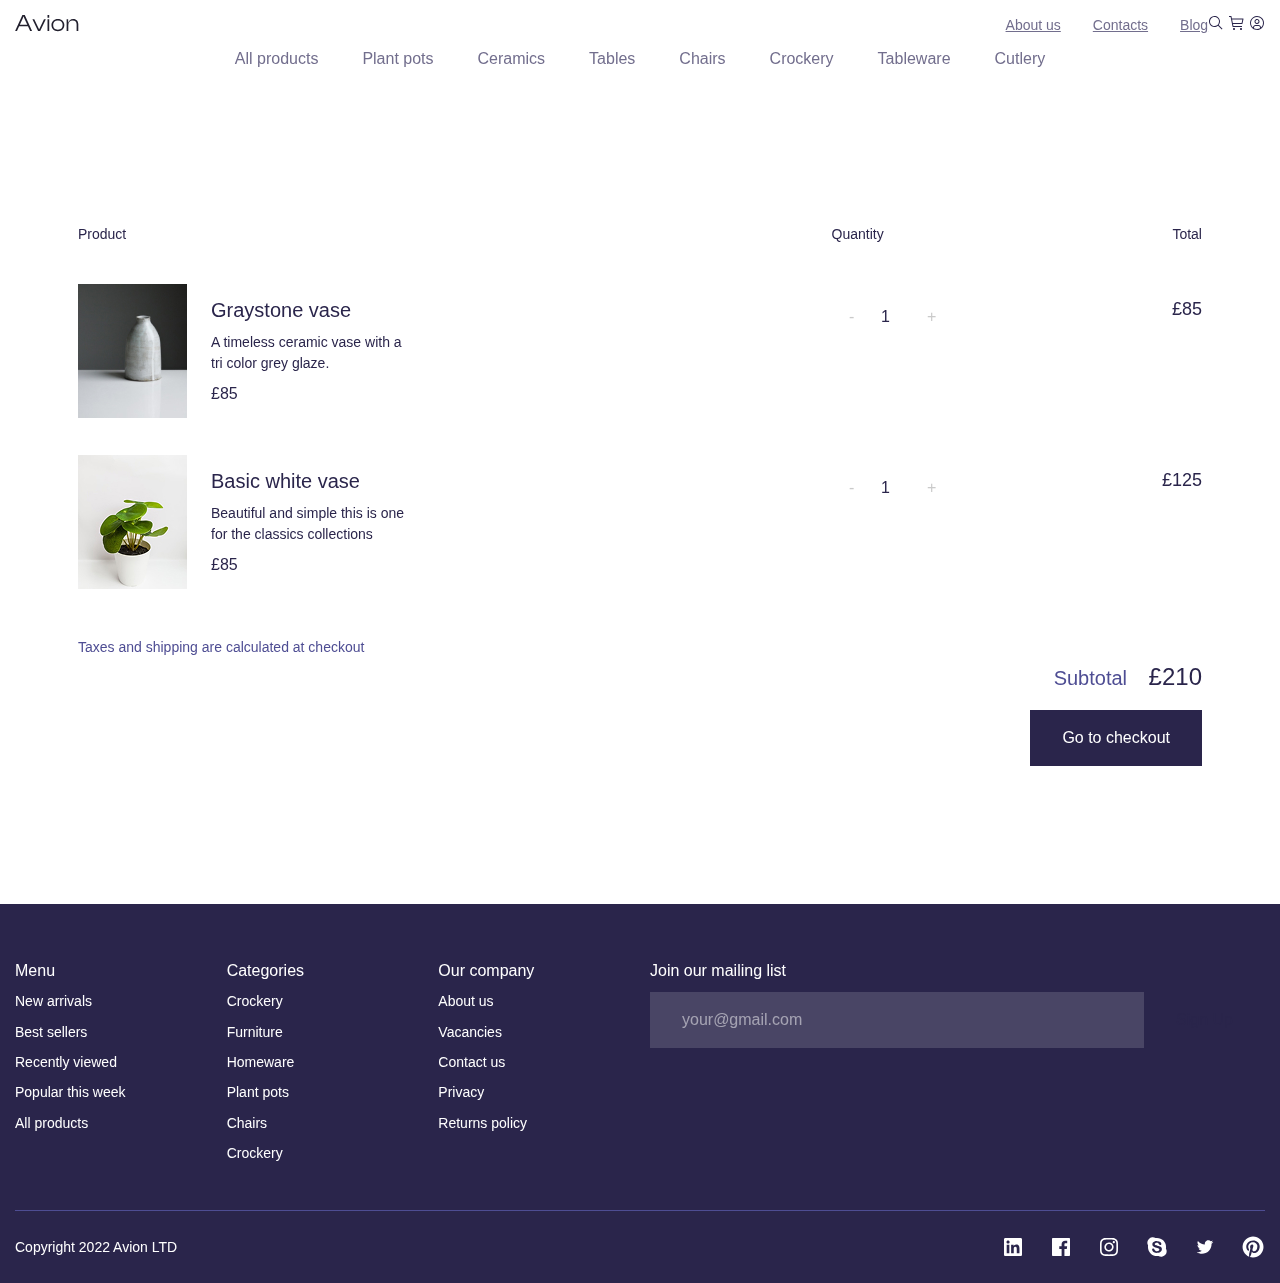
<file: cart.html>
<!DOCTYPE html>
<html lang="en">
<head>
    <meta charset="UTF-8">
    <meta name="viewport" content="width=device-width, initial-scale=1.0">
    <title>Avion cart</title>
    <link rel="stylesheet" href="./css/main.css">
</head>
<body>
    <header class="header">
        <div class="header__top">
            <div class="container header__container header__top-container">
                <a href="/" class="logo">
                    <img src="./images/svg/logo.svg" alt="avion logo">
                </a>
                <div class="header__details">
                    <ul class="header-reset header__list">
                        <li class="header__item">
                            <a href="./about.html" class="header__link">About us</a>
                        </li>
                        <li class="header__item">
                            <a href="#" class="header__link">Contacts</a>
                        </li>
                        <li class="header__item">
                            <a href="#" class="header__link">Blog</a>
                        </li>
                    </ul>
                    <div class="header__buttons">
                        <button class="btn-reset header__button" aria-label="Search">
                            <svg width="16" height="16" viewBox="0 0 16 16" fill="none" xmlns="http://www.w3.org/2000/svg">
                                <rect width="16" height="16" fill="white" style="mix-blend-mode:multiply" />
                                <path d="M14.5001 13.7929L10.7241 10.0169C11.6314 8.92758 12.0839 7.53038 11.9873 6.11596C11.8908 4.70153 11.2526 3.37879 10.2057 2.42288C9.15867 1.46698 7.78347 0.951515 6.36612 0.983723C4.94877 1.01593 3.5984 1.59333 2.59593 2.59581C1.59345 3.59828 1.01605 4.94865 0.983845 6.366C0.951637 7.78335 1.4671 9.15855 2.423 10.2055C3.37891 11.2525 4.70165 11.8907 6.11608 11.9872C7.5305 12.0838 8.9277 11.6313 10.017 10.7239L13.7931 14.5L14.5001 13.7929ZM2.00012 6.5C2.00012 5.60998 2.26404 4.73995 2.75851 3.99993C3.25297 3.25991 3.95578 2.68313 4.77804 2.34254C5.60031 2.00194 6.50511 1.91283 7.37802 2.08646C8.25094 2.2601 9.05276 2.68868 9.6821 3.31802C10.3114 3.94735 10.74 4.74918 10.9137 5.62209C11.0873 6.495 10.9982 7.3998 10.6576 8.22207C10.317 9.04434 9.7402 9.74714 9.00018 10.2416C8.26016 10.7361 7.39013 11 6.50012 11C5.30705 10.9987 4.16323 10.5241 3.3196 9.68052C2.47597 8.83689 2.00144 7.69306 2.00012 6.5Z" fill="#2A254B" />
                            </svg>
                        </button>
                        <button class="btn-reset header__button" aria-label="Card">
                            <svg width="16" height="16" viewBox="0 0 16 16" fill="none" xmlns="http://www.w3.org/2000/svg">
                                <rect width="16" height="16" fill="white" style="mix-blend-mode:multiply" />
                                <path d="M5 15C5.55228 15 6 14.5523 6 14C6 13.4477 5.55228 13 5 13C4.44772 13 4 13.4477 4 14C4 14.5523 4.44772 15 5 15Z" fill="#2A254B" />
                                <path d="M12 15C12.5523 15 13 14.5523 13 14C13 13.4477 12.5523 13 12 13C11.4477 13 11 13.4477 11 14C11 14.5523 11.4477 15 12 15Z" fill="#2A254B" />
                                <path d="M14 3.50001H2.91L2.5 1.40001C2.47662 1.28537 2.41379 1.18256 2.32243 1.10947C2.23107 1.03639 2.11697 0.997651 2 1.00001H0V2.00001H1.59L3.5 11.6C3.52338 11.7146 3.58621 11.8175 3.67757 11.8905C3.76893 11.9636 3.88303 12.0024 4 12H13V11H4.41L4 9.00001H13C13.1156 9.00284 13.2286 8.96552 13.3197 8.89441C13.4109 8.8233 13.4746 8.7228 13.5 8.61001L14.5 4.11001C14.5168 4.03582 14.5164 3.95879 14.4989 3.88478C14.4814 3.81076 14.4472 3.74172 14.399 3.6829C14.3508 3.62407 14.2898 3.57703 14.2206 3.54534C14.1515 3.51364 14.076 3.49814 14 3.50001ZM12.6 8.00001H3.81L3.11 4.50001H13.375L12.6 8.00001Z" fill="#2A254B" />
                            </svg>
                        </button>
                        <button class="btn-reset header__button" aria-label="Profile">
                            <svg width="16" height="16" viewBox="0 0 16 16" fill="none" xmlns="http://www.w3.org/2000/svg">
                                <rect width="16" height="16" fill="white" style="mix-blend-mode:multiply" />
                                <path d="M8 4C7.50555 4 7.0222 4.14662 6.61108 4.42133C6.19995 4.69603 5.87952 5.08648 5.6903 5.54329C5.50108 6.00011 5.45158 6.50277 5.54804 6.98773C5.6445 7.47268 5.88261 7.91814 6.23224 8.26777C6.58187 8.6174 7.02733 8.8555 7.51228 8.95196C7.99723 9.04843 8.4999 8.99892 8.95671 8.8097C9.41353 8.62048 9.80397 8.30005 10.0787 7.88893C10.3534 7.4778 10.5 6.99445 10.5 6.5C10.5 5.83696 10.2366 5.20107 9.76777 4.73223C9.29893 4.26339 8.66304 4 8 4ZM8 8C7.70333 8 7.41332 7.91203 7.16665 7.7472C6.91997 7.58238 6.72772 7.34811 6.61418 7.07403C6.50065 6.79994 6.47095 6.49834 6.52882 6.20736C6.5867 5.91639 6.72956 5.64912 6.93934 5.43934C7.14912 5.22956 7.4164 5.0867 7.70737 5.02882C7.99834 4.97094 8.29994 5.00065 8.57403 5.11418C8.84812 5.22771 9.08239 5.41997 9.24721 5.66664C9.41203 5.91332 9.5 6.20333 9.5 6.5C9.49955 6.89769 9.34137 7.27896 9.06017 7.56016C8.77896 7.84137 8.39769 7.99955 8 8Z" fill="#2A254B" />
                                <path d="M8 1C6.61553 1 5.26216 1.41054 4.11101 2.17971C2.95987 2.94888 2.06266 4.04213 1.53285 5.32122C1.00303 6.6003 0.86441 8.00776 1.13451 9.36563C1.4046 10.7235 2.07129 11.9708 3.05026 12.9497C4.02922 13.9287 5.2765 14.5954 6.63437 14.8655C7.99224 15.1356 9.3997 14.997 10.6788 14.4672C11.9579 13.9373 13.0511 13.0401 13.8203 11.889C14.5895 10.7378 15 9.38447 15 8C14.9979 6.14413 14.2597 4.36486 12.9474 3.05256C11.6351 1.74026 9.85588 1.00209 8 1ZM5 13.1882V12.5C5.00044 12.1023 5.15862 11.721 5.43983 11.4398C5.72104 11.1586 6.10231 11.0004 6.5 11H9.5C9.89769 11.0004 10.279 11.1586 10.5602 11.4398C10.8414 11.721 10.9996 12.1023 11 12.5V13.1882C10.0896 13.7199 9.05426 14 8 14C6.94574 14 5.91042 13.7199 5 13.1882ZM11.9963 12.4629C11.9863 11.807 11.7191 11.1813 11.2521 10.7206C10.7852 10.2599 10.156 10.0011 9.5 10H6.5C5.84405 10.0011 5.2148 10.2599 4.74786 10.7206C4.28093 11.1813 4.01369 11.807 4.00375 12.4629C3.09703 11.6533 2.45762 10.5873 2.17017 9.40623C1.88272 8.22513 1.9608 6.98457 2.39407 5.84883C2.82734 4.71309 3.59536 3.73573 4.59644 3.04618C5.59751 2.35663 6.78442 1.98741 8 1.98741C9.21558 1.98741 10.4025 2.35663 11.4036 3.04618C12.4046 3.73573 13.1727 4.71309 13.6059 5.84883C14.0392 6.98457 14.1173 8.22513 13.8298 9.40623C13.5424 10.5873 12.903 11.6533 11.9963 12.4629Z" fill="#2A254B" />
                            </svg>
                        </button>
                        <button class="btn-reset burger">
                            <span class="burger__line"></span>
                            <span class="burger__line"></span>
                            <span class="burger__line"></span>
                            <span class="burger__line"></span>
                        </button>
                    </div>
                </div>
            </div>
        </div>
        <div class="header__bottom">
            <div class="container header__bottom-container header__container">
                <nav class="nav">
                    <li class="list-reset nav__list">
                        <a href="#" class="nav__link">All products</a>
                    </li>
                    <li class="list-reset nav__list">
                        <a href="#" class="nav__link">Plant pots</a>
                    </li>
                    <li class="list-reset nav__list">
                        <a href="#" class="nav__link">Ceramics</a>
                    </li>
                    <li class="list-reset nav__list">
                        <a href="#" class="nav__link">Tables</a>
                    </li>
                    <li class="list-reset nav__list">
                        <a href="#" class="nav__link">Chairs</a>
                    </li>
                    <li class="list-reset nav__list">
                        <a href="#" class="nav__link">Crockery</a>
                    </li>
                    <li class="list-reset nav__list">
                        <a href="#" class="nav__link">Tableware</a>
                    </li>
                    <li class="list-reset nav__list">
                        <a href="#" class="nav__link">Cutlery</a>
                    </li>
                </nav>
            </div>
        </div>
    </header>
    <main>
        <section class="cart">
            <h1 class="visually-hidden">Cart</h1>
            <div class="container">
                <div class="cart__content">
                    <div class="cart__table">
                        <div class="cart__row cart-grid cart__row--heading">
                            <div class="cart__col">Product</div>
                            <div class="cart__col cart__col--quantity">Quantity</div>
                            <div class="cart__col cart__col--total">Total</div>
                        </div>
                        <div class="cart__row cart-grid">
                            <div class="cart__col cart__col--image">
                                <img src="./images/jpg/cart_products/vase.jpg" aria-hidden="true" width="109" height="134" alt="vase" class="cart__image">
                            </div>
                            <div class="cart__col cart__col--info">
                                <div class="cart__info">
                                    <h2 class="cart__title">Graystone vase</h2>
                                    <p class="cart__description">
                                        A timeless ceramic vase with a tri color grey glaze.
                                    </p>
                                    <span class="cart__price">£85</span>
                                </div>
                            </div>
                            <div class="cart__col cart__col--quantity">
                                <div class="cart__stepper">
                                    <div class="stepper stepper--cart">
                                        <button class="btn-reset stepper__btn stepper__btn-disabled stepper__btn--minus" aria-label="decrease quantity">-</button>
                                        <input type="number" min="1" max="100" placeholder="count" value="1" class="stepper__input stepper__input--cart">
                                        <button class="btn-reset stepper__btn stepper__btn-disabled stepper__btn--plus" aria-label="increase quantity">+</button>
                                    </div>
                                </div>
                            </div>
                            <div class="cart__col cart__col--total">
                                <span class="cart__total">£85</span>
                            </div>
                        </div>
                        <div class="cart__row cart-grid">
                            <div class="cart__col cart__col--image">
                                <img src="./images/jpg/cart_products/vase-green.jpg" aria-hidden="true" width="109" height="134" alt="vase" class="cart__image">
                            </div>
                            <div class="cart__col cart__col--info">
                                <div class="cart__info">
                                    <h2 class="cart__title">Basic white vase</h2>
                                    <p class="cart__description">
                                        Beautiful and simple this is one for the classics collections
                                    </p>
                                    <span class="cart__price">£85</span>
                                </div>
                            </div>
                            <div class="cart__col cart__col--quantity">
                                <div class="cart__stepper">
                                    <div class="stepper stepper--cart">
                                        <button class="btn-reset stepper__btn stepper__btn-disabled stepper__btn--minus" aria-label="decrease quantity">-</button>
                                        <input type="number" min="1" max="100" placeholder="count" value="1" class="stepper__input stepper__input--cart">
                                        <button class="btn-reset stepper__btn stepper__btn-disabled stepper__btn--plus" aria-label="increase quantity">+</button>
                                    </div>
                                </div>
                            </div>
                            <div class="cart__col cart__col--total">
                                <span class="cart__total">£125</span>
                            </div>
                        </div>
                    </div>
                    <div class="cart__bottom">
                        <div class="cart__total">
                            <span class="cart__text">Taxes and shipping are calculated at&nbsp;checkout</span>
                            <div class="cart__subtotal">
                                Subtotal <span class="cart__subtotal-price">£210</span>
                            </div>
                        </div>
                        <div class="cart__btn-wrap">
                            <a href="#" class="cart__link btn btn--theme-darker">Go to checkout</a>
                        </div>
                    </div>
                </div>
            </div>
        </section>
    </main>
    <footer class="footer">
        <div class="container">
            <div class="footer__top grid">
                <div class="footer__column">
                    <h2 class="footer__title">Menu</h2>
                    <ul class="list-reset footer__list">
                        <li class="footer__item">
                            <a href="#" class="footer__link">New arrivals</a>
                        </li>
                        <li class="footer__item">
                            <a href="#" class="footer__link">Best sellers</a>
                        </li>
                        <li class="footer__item">
                            <a href="#" class="footer__link">Recently viewed</a>
                        </li>
                        <li class="footer__item">
                            <a href="#" class="footer__link">Popular this week</a>
                        </li>
                        <li class="footer__item">
                            <a href="#" class="footer__link">All products</a>
                        </li>
                    </ul>
                </div>
                <div class="footer__column">
                    <h2 class="footer__title">Categories</h2>
                    <ul class="list-reset footer__list">
                        <li class="footer__item">
                            <a href="#" class="footer__link">Crockery</a>
                        </li>
                        <li class="footer__item">
                            <a href="#" class="footer__link">Furniture</a>
                        </li>
                        <li class="footer__item">
                            <a href="#" class="footer__link">Homeware</a>
                        </li>
                        <li class="footer__item">
                            <a href="#" class="footer__link">Plant pots</a>
                        </li>
                        <li class="footer__item">
                            <a href="#" class="footer__link">Chairs</a>
                        </li>
                        <li class="footer__item">
                            <a href="#" class="footer__link">Crockery</a>
                        </li>
                    </ul>
                </div>
                <div class="footer__column">
                    <h2 class="footer__title">Our company</h2>
                    <ul class="list-reset footer__list">
                        <li class="footer__item">
                            <a href="#" class="footer__link">About us</a>
                        </li>
                        <li class="footer__item">
                            <a href="#" class="footer__link">Vacancies</a>
                        </li>
                        <li class="footer__item">
                            <a href="#" class="footer__link">Contact us</a>
                        </li>
                        <li class="footer__item">
                            <a href="#" class="footer__link">Privacy</a>
                        </li>
                        <li class="footer__item">
                            <a href="#" class="footer__link">Returns policy</a>
                        </li>
                    </ul>
                </div>
                <div class="footer__column footer__column--big">
                    <h3 class="footer__title">Join our mailing list</h3>
                    <form action="#" method="POST" class="footer__form">
                        <input type="email" name="email" required class="form__input footer__input" placeholder="your@gmail.com">
                        <button class="btn btn--theme-light form__btn" type="submit">Sign Up</button>
                    </form>
                </div>
            </div>
            <div class="footer__bottom">
                <span class="footer__copyright">Copyright 2022 Avion LTD</span>
                <ul class="list-reset social">
                    <li class="social__item">
                        <a href="#" target="_blank" class="social__link">
                            <svg width="24" height="24" viewBox="0 0 24 24" fill="none" xmlns="http://www.w3.org/2000/svg">
                                <rect width="24" height="24" fill="white" style="mix-blend-mode:multiply" />
                                <path d="M19.65 3H4.35C3.6 3 3 3.6 3 4.275V19.65C3 20.325 3.6 20.925 4.35 20.925H19.65C20.4 20.925 21 20.325 21 19.65V4.275C21 3.6 20.4 3 19.65 3ZM8.325 18.3H5.7V9.75H8.325V18.3ZM7.05 8.55C6.225 8.55 5.475 7.875 5.475 6.975C5.475 6.075 6.15 5.4 7.05 5.4C7.875 5.4 8.625 6.075 8.625 6.975C8.625 7.875 7.875 8.55 7.05 8.55ZM18.375 18.225H15.75V14.025C15.75 13.05 15.75 11.7 14.325 11.7C12.9 11.7 12.75 12.825 12.75 13.875V18.15H10.125V9.75H12.6V10.875H12.675C13.05 10.2 13.95 9.45 15.225 9.45C17.925 9.45 18.45 11.25 18.45 13.575V18.225H18.375Z" fill="white" />
                            </svg>
                        </a>
                    </li>
                    <li class="social__item">
                        <a href="#" target="_blank" class="social__link">
                            <svg width="24" height="24" viewBox="0 0 24 24" fill="none" xmlns="http://www.w3.org/2000/svg">
                                <rect width="24" height="24" fill="white" style="mix-blend-mode:multiply" />
                                <path d="M20.0025 3H3.9975C3.73355 3.00196 3.48097 3.10769 3.29433 3.29433C3.10769 3.48097 3.00196 3.73355 3 3.9975V20.0025C3.00196 20.2664 3.10769 20.519 3.29433 20.7057C3.48097 20.8923 3.73355 20.998 3.9975 21H12.615V14.04H10.275V11.3175H12.615V9.315C12.615 6.99 14.0325 5.7225 16.1175 5.7225C16.815 5.7225 17.5125 5.7225 18.21 5.8275V8.25H16.7775C15.645 8.25 15.4275 8.79 15.4275 9.5775V11.31H18.1275L17.775 14.0325H15.4275V21H20.0025C20.2664 20.998 20.519 20.8923 20.7057 20.7057C20.8923 20.519 20.998 20.2664 21 20.0025V3.9975C20.998 3.73355 20.8923 3.48097 20.7057 3.29433C20.519 3.10769 20.2664 3.00196 20.0025 3Z" fill="white" />
                            </svg>
                        </a>
                    </li>
                    <li class="social__item">
                        <a href="#" target="_blank" class="social__link">
                            <svg width="24" height="24" viewBox="0 0 24 24" fill="none" xmlns="http://www.w3.org/2000/svg">
                                <rect width="24" height="24" fill="white" style="mix-blend-mode:multiply" />
                                <path d="M16.8042 8.2758C17.4007 8.2758 17.8842 7.79227 17.8842 7.1958C17.8842 6.59933 17.4007 6.1158 16.8042 6.1158C16.2077 6.1158 15.7242 6.59933 15.7242 7.1958C15.7242 7.79227 16.2077 8.2758 16.8042 8.2758Z" fill="white" />
                                <path d="M12 7.37835C11.0859 7.37835 10.1924 7.64941 9.43235 8.15724C8.67232 8.66507 8.07995 9.38688 7.73015 10.2314C7.38035 11.0759 7.28883 12.0051 7.46715 12.9016C7.64548 13.7982 8.08565 14.6217 8.732 15.268C9.37835 15.9144 10.2018 16.3545 11.0984 16.5328C11.9949 16.7112 12.9241 16.6196 13.7686 16.2698C14.6131 15.92 15.3349 15.3277 15.8428 14.5677C16.3506 13.8076 16.6217 12.9141 16.6217 12C16.6217 10.7743 16.1347 9.59873 15.268 8.732C14.4013 7.86527 13.2257 7.37835 12 7.37835ZM12 15C11.4067 15 10.8266 14.8241 10.3333 14.4944C9.83994 14.1648 9.45542 13.6962 9.22836 13.1481C9.0013 12.5999 8.94189 11.9967 9.05764 11.4147C9.1734 10.8328 9.45912 10.2982 9.87868 9.87868C10.2982 9.45912 10.8328 9.1734 11.4147 9.05764C11.9967 8.94189 12.5999 9.0013 13.1481 9.22836C13.6962 9.45542 14.1648 9.83994 14.4944 10.3333C14.8241 10.8266 15 11.4067 15 12C15 12.7956 14.6839 13.5587 14.1213 14.1213C13.5587 14.6839 12.7956 15 12 15Z" fill="white" />
                                <path d="M12 4.62165C14.4031 4.62165 14.6878 4.6308 15.6368 4.67415C16.2075 4.68094 16.7728 4.78577 17.308 4.98405C17.6961 5.13381 18.0486 5.36316 18.3428 5.65732C18.6369 5.95149 18.8663 6.30398 19.016 6.6921C19.2143 7.22731 19.3191 7.79261 19.3259 8.36333C19.3692 9.3123 19.3784 9.597 19.3784 12.0001C19.3784 14.4031 19.3693 14.6878 19.3259 15.6368C19.3191 16.2075 19.2143 16.7728 19.016 17.3081C18.8663 17.6962 18.6369 18.0487 18.3428 18.3428C18.0486 18.637 17.6961 18.8663 17.308 19.0161C16.7728 19.2144 16.2075 19.3192 15.6368 19.326C14.6879 19.3693 14.4033 19.3785 12 19.3785C9.5967 19.3785 9.31215 19.3694 8.36325 19.326C7.79253 19.3192 7.22723 19.2144 6.69202 19.0161C6.3039 18.8663 5.95142 18.637 5.65725 18.3428C5.36308 18.0487 5.13374 17.6962 4.98397 17.3081C4.78569 16.7728 4.68087 16.2075 4.67408 15.6368C4.6308 14.6878 4.62157 14.4031 4.62157 12.0001C4.62157 9.597 4.63072 9.3123 4.67408 8.36333C4.68087 7.79261 4.78569 7.22731 4.98397 6.6921C5.13373 6.30396 5.36307 5.95146 5.65724 5.65728C5.95141 5.3631 6.30389 5.13375 6.69202 4.98397C7.22723 4.78569 7.79253 4.68087 8.36325 4.67408C9.31222 4.6308 9.59693 4.62165 12 4.62165ZM12 3C9.55575 3 9.24922 3.01035 8.2893 3.05415C7.54279 3.06914 6.80422 3.21059 6.105 3.4725C5.50705 3.70374 4.96401 4.05735 4.51068 4.51068C4.05735 4.96401 3.70374 5.50705 3.4725 6.105C3.21055 6.80434 3.06909 7.54304 3.05415 8.28968C3.01035 9.24923 3 9.55575 3 12C3 14.4443 3.01035 14.7508 3.05415 15.7107C3.0691 16.4573 3.21056 17.196 3.4725 17.8954C3.70374 18.4933 4.05735 19.0364 4.51068 19.4897C4.96401 19.943 5.50705 20.2966 6.105 20.5279C6.80434 20.7898 7.54304 20.9313 8.28968 20.9462C9.24923 20.9897 9.55575 21 12 21C14.4443 21 14.7508 20.9896 15.7107 20.9459C16.4573 20.9309 17.196 20.7894 17.8954 20.5275C18.4933 20.2963 19.0364 19.9426 19.4897 19.4893C19.943 19.036 20.2966 18.493 20.5279 17.895C20.7898 17.1957 20.9313 16.457 20.9462 15.7103C20.9897 14.7508 21 14.4443 21 12C21 9.55575 20.9896 9.24922 20.9459 8.2893C20.9309 7.54279 20.7894 6.80422 20.5275 6.105C20.2962 5.50712 19.9426 4.96415 19.4893 4.51089C19.0359 4.05763 18.4929 3.70407 17.895 3.47287C17.1957 3.21093 16.457 3.06948 15.7103 3.05453C14.7508 3.01035 14.4443 3 12 3Z" fill="white" />
                            </svg>
                        </a>
                    </li>
                    <li class="social__item">
                        <a href="#" target="_blank" class="social__link">
                            <svg width="24" height="24" viewBox="0 0 24 24" fill="none" xmlns="http://www.w3.org/2000/svg">
                                <rect width="24" height="24" fill="white" style="mix-blend-mode:multiply" />
                                <path d="M20.9321 13.4102C21.0078 12.944 21.0454 12.4724 21.0446 12.0002C21.0446 9.60129 20.0917 7.30066 18.3954 5.60439C16.6992 3.90813 14.3985 2.95517 11.9996 2.95517C11.5274 2.95444 11.0558 2.99207 10.5896 3.06768C9.5442 2.44143 8.3195 2.18241 7.11002 2.33174C5.90054 2.48107 4.77563 3.0302 3.9139 3.89193C3.05218 4.75365 2.50305 5.87857 2.35371 7.08805C2.20438 8.29753 2.4634 9.52223 3.08965 10.5677C3.00527 11.0406 2.96012 11.5198 2.95465 12.0002C2.95465 14.3991 3.9076 16.6997 5.60387 18.396C7.30013 20.0922 9.60076 21.0452 11.9996 21.0452C12.4719 21.0459 12.9435 21.0083 13.4096 20.9327C14.4551 21.5589 15.6798 21.8179 16.8893 21.6686C18.0987 21.5193 19.2237 20.9701 20.0854 20.1084C20.9471 19.2467 21.4962 18.1218 21.6456 16.9123C21.7949 15.7028 21.5359 14.4781 20.9096 13.4327L20.9321 13.4102ZM16.2971 16.1102C15.8738 16.6955 15.2904 17.146 14.6171 17.4077C13.7864 17.7337 12.8993 17.8917 12.0071 17.8727C10.9687 17.9161 9.93554 17.7023 8.99965 17.2502C8.45401 16.9569 7.9861 16.5378 7.63465 16.0277C7.31271 15.5919 7.12974 15.0691 7.10965 14.5277C7.10886 14.3872 7.13709 14.2481 7.19259 14.119C7.24808 13.9899 7.32964 13.8737 7.43215 13.7777C7.65931 13.5843 7.95174 13.4851 8.24965 13.5002C8.49861 13.4955 8.74092 13.5807 8.93215 13.7402C9.14146 13.936 9.3031 14.1772 9.40465 14.4452C9.53477 14.7584 9.70088 15.0554 9.89965 15.3302C10.0977 15.5839 10.3554 15.7848 10.6496 15.9152C11.0494 16.0867 11.4826 16.1661 11.9171 16.1477C12.5361 16.1777 13.1492 16.0152 13.6721 15.6827C13.8728 15.5651 14.0397 15.3977 14.1567 15.1966C14.2736 14.9956 14.3367 14.7677 14.3396 14.5352C14.3461 14.3723 14.3181 14.2099 14.2573 14.0587C14.1966 13.9075 14.1045 13.7708 13.9871 13.6577C13.7201 13.4116 13.399 13.2318 13.0496 13.1327C12.6596 13.0052 12.1421 12.8777 11.4896 12.7352C10.7403 12.5607 10.0094 12.3146 9.30715 12.0002C8.75457 11.7737 8.26732 11.4128 7.88965 10.9502C7.53144 10.4734 7.34628 9.88877 7.36465 9.29268C7.35859 8.68668 7.55379 8.0958 7.91965 7.61267C8.33754 7.09349 8.89405 6.7034 9.52465 6.48767C10.322 6.22284 11.1599 6.10096 11.9996 6.12768C12.6567 6.11605 13.3117 6.20457 13.9421 6.39018C14.4369 6.53708 14.9016 6.77071 15.3146 7.08017C15.6397 7.3243 15.9104 7.63334 16.1096 7.98767C16.2718 8.2739 16.3595 8.59626 16.3646 8.92518C16.3637 9.06539 16.3347 9.20399 16.2793 9.3328C16.2239 9.46161 16.1433 9.57803 16.0421 9.67518C15.9401 9.78577 15.8159 9.87364 15.6776 9.93308C15.5394 9.99252 15.3901 10.0222 15.2396 10.0202C14.9984 10.0389 14.7592 9.9637 14.5721 9.81018C14.3753 9.62055 14.2107 9.40017 14.0846 9.15768C13.8989 8.77542 13.6298 8.43969 13.2971 8.17517C12.8606 7.90304 12.3468 7.78183 11.8346 7.83017C11.309 7.80801 10.7881 7.93824 10.3346 8.20517C10.1699 8.29312 10.0309 8.42227 9.93096 8.58C9.83106 8.73774 9.77376 8.91869 9.76465 9.10518C9.75871 9.30894 9.82514 9.50822 9.95215 9.66768C10.1017 9.84099 10.2856 9.98144 10.4921 10.0802C10.7121 10.194 10.9434 10.2845 11.1821 10.3502C11.4221 10.4177 11.8121 10.5152 12.3596 10.6427C13.0496 10.7927 13.6646 10.9577 14.2271 11.1377C14.7303 11.291 15.2098 11.5131 15.6521 11.7977C16.038 12.0417 16.3554 12.3798 16.5746 12.7802C16.7975 13.2369 16.9008 13.7427 16.8746 14.2502C16.8814 14.9153 16.6794 15.5658 16.2971 16.1102Z" fill="white" />
                            </svg>
                        </a>
                    </li>
                    <li class="social__item">
                        <a href="#" target="_blank" class="social__link">
                            <svg width="24" height="24" viewBox="0 0 24 24" fill="none" xmlns="http://www.w3.org/2000/svg">
                                <rect width="24" height="24" fill="white" style="mix-blend-mode:multiply" />
                                <path d="M8.94 18.705C10.2069 18.713 11.4627 18.4693 12.6346 17.9882C13.8066 17.507 14.8714 16.798 15.7672 15.9022C16.663 15.0064 17.3721 13.9416 17.8532 12.7696C18.3343 11.5977 18.578 10.3418 18.57 9.07499C18.57 8.92499 18.57 8.78249 18.57 8.63249C19.2267 8.15136 19.7951 7.56012 20.25 6.88499C19.6316 7.15544 18.9773 7.3348 18.3075 7.41749C19.0177 6.99432 19.5506 6.32824 19.8075 5.54249C19.1456 5.93957 18.4199 6.21871 17.6625 6.36749C17.1524 5.82401 16.4775 5.46378 15.7421 5.34253C15.0067 5.22128 14.2518 5.34576 13.5943 5.69673C12.9368 6.04769 12.4132 6.60557 12.1047 7.28405C11.7962 7.96252 11.7198 8.72376 11.8875 9.44999C10.542 9.38395 9.22553 9.03525 8.02377 8.42662C6.822 7.81798 5.7619 6.96305 4.9125 5.91749C4.48419 6.66087 4.35437 7.53923 4.54932 8.37473C4.74427 9.21023 5.24942 9.94043 5.9625 10.4175C5.43646 10.3972 4.92259 10.2533 4.4625 9.99749V10.035C4.45783 10.8119 4.71954 11.5669 5.20403 12.1742C5.68851 12.7815 6.3665 13.2044 7.125 13.3725C6.63573 13.5041 6.12322 13.5246 5.625 13.4325C5.84459 14.095 6.26376 14.6734 6.82503 15.0883C7.38631 15.5032 8.06219 15.7344 8.76 15.75C7.56691 16.7104 6.08407 17.239 4.5525 17.25C4.28396 17.2422 4.01606 17.2197 3.75 17.1825C5.30022 18.1702 7.1019 18.6909 8.94 18.6825" fill="white" />
                            </svg>
                        </a>
                    </li>
                    <li class="social__item">
                        <a href="#" target="_blank" class="social__link">
                            <svg width="24" height="24" viewBox="0 0 24 24" fill="none" xmlns="http://www.w3.org/2000/svg">
                                <rect width="24" height="24" fill="white" style="mix-blend-mode:multiply" />
                                <path d="M11.9998 1.5C9.56549 1.51658 7.21257 2.37849 5.34356 3.93828C3.47455 5.49807 2.20559 7.65882 1.75375 10.0509C1.30192 12.443 1.69529 14.9177 2.86657 17.0518C4.03785 19.1858 5.91426 20.8466 8.1748 21.75C8.02287 20.7558 8.02287 19.7442 8.1748 18.75L9.4123 13.5C9.21646 13.0245 9.11949 12.5142 9.1273 12C9.1273 10.545 9.9748 9.45 11.0248 9.45C11.215 9.44714 11.4036 9.48543 11.5776 9.56224C11.7517 9.63906 11.9071 9.75258 12.0331 9.89504C12.1592 10.0375 12.253 10.2055 12.3081 10.3876C12.3632 10.5697 12.3783 10.7615 12.3523 10.95C12.3523 11.85 11.7823 13.2 11.4823 14.445C11.4177 14.6772 11.4101 14.9215 11.4599 15.1573C11.5098 15.3931 11.6157 15.6133 11.7688 15.7995C11.9218 15.9857 12.1175 16.1322 12.3391 16.2267C12.5608 16.3212 12.802 16.361 13.0423 16.3425C14.9023 16.3425 16.3423 14.37 16.3423 11.535C16.361 10.9589 16.2594 10.3853 16.044 9.85061C15.8287 9.31598 15.5042 8.8321 15.0914 8.42986C14.6786 8.02762 14.1864 7.71584 13.6464 7.51442C13.1063 7.31299 12.5302 7.22634 11.9548 7.26C11.3405 7.23361 10.7272 7.33216 10.152 7.54966C9.5769 7.76717 9.05188 8.09912 8.60875 8.52542C8.16563 8.95172 7.81361 9.46351 7.57401 10.0298C7.33441 10.5961 7.21221 11.2051 7.2148 11.82C7.20646 12.6766 7.46895 13.5139 7.9648 14.2125C8.00086 14.2526 8.02654 14.3009 8.03962 14.3532C8.05269 14.4055 8.05275 14.4602 8.0398 14.5125C7.9573 14.8425 7.7773 15.5625 7.7473 15.705C7.7173 15.8475 7.5898 15.9375 7.3948 15.8475C6.0823 15.2325 5.2648 13.32 5.2648 11.775C5.2648 8.4675 7.6723 5.4225 12.2023 5.4225C15.8398 5.4225 18.6748 8.0175 18.6748 11.49C18.6748 15.105 16.4248 18.015 13.2223 18.015C12.7528 18.0313 12.2867 17.9301 11.8662 17.7206C11.4458 17.511 11.0844 17.1997 10.8148 16.815L10.1623 19.3125C9.84951 20.2831 9.41077 21.2085 8.8573 22.065C9.87714 22.3664 10.9364 22.513 11.9998 22.5C14.7846 22.5 17.4553 21.3938 19.4244 19.4246C21.3936 17.4555 22.4998 14.7848 22.4998 12C22.4998 9.21523 21.3936 6.54451 19.4244 4.57538C17.4553 2.60625 14.7846 1.5 11.9998 1.5Z" fill="white" />
                            </svg>
                        </a>
                    </li>
                </ul>
            </div>
        </div>
    </footer>
    <script src="./js/burger-menu.js"></script>
    <script src="./js/notice-close.js"></script>
    <script src="./js/stepper.js"></script>
</body>
</html>
</file>
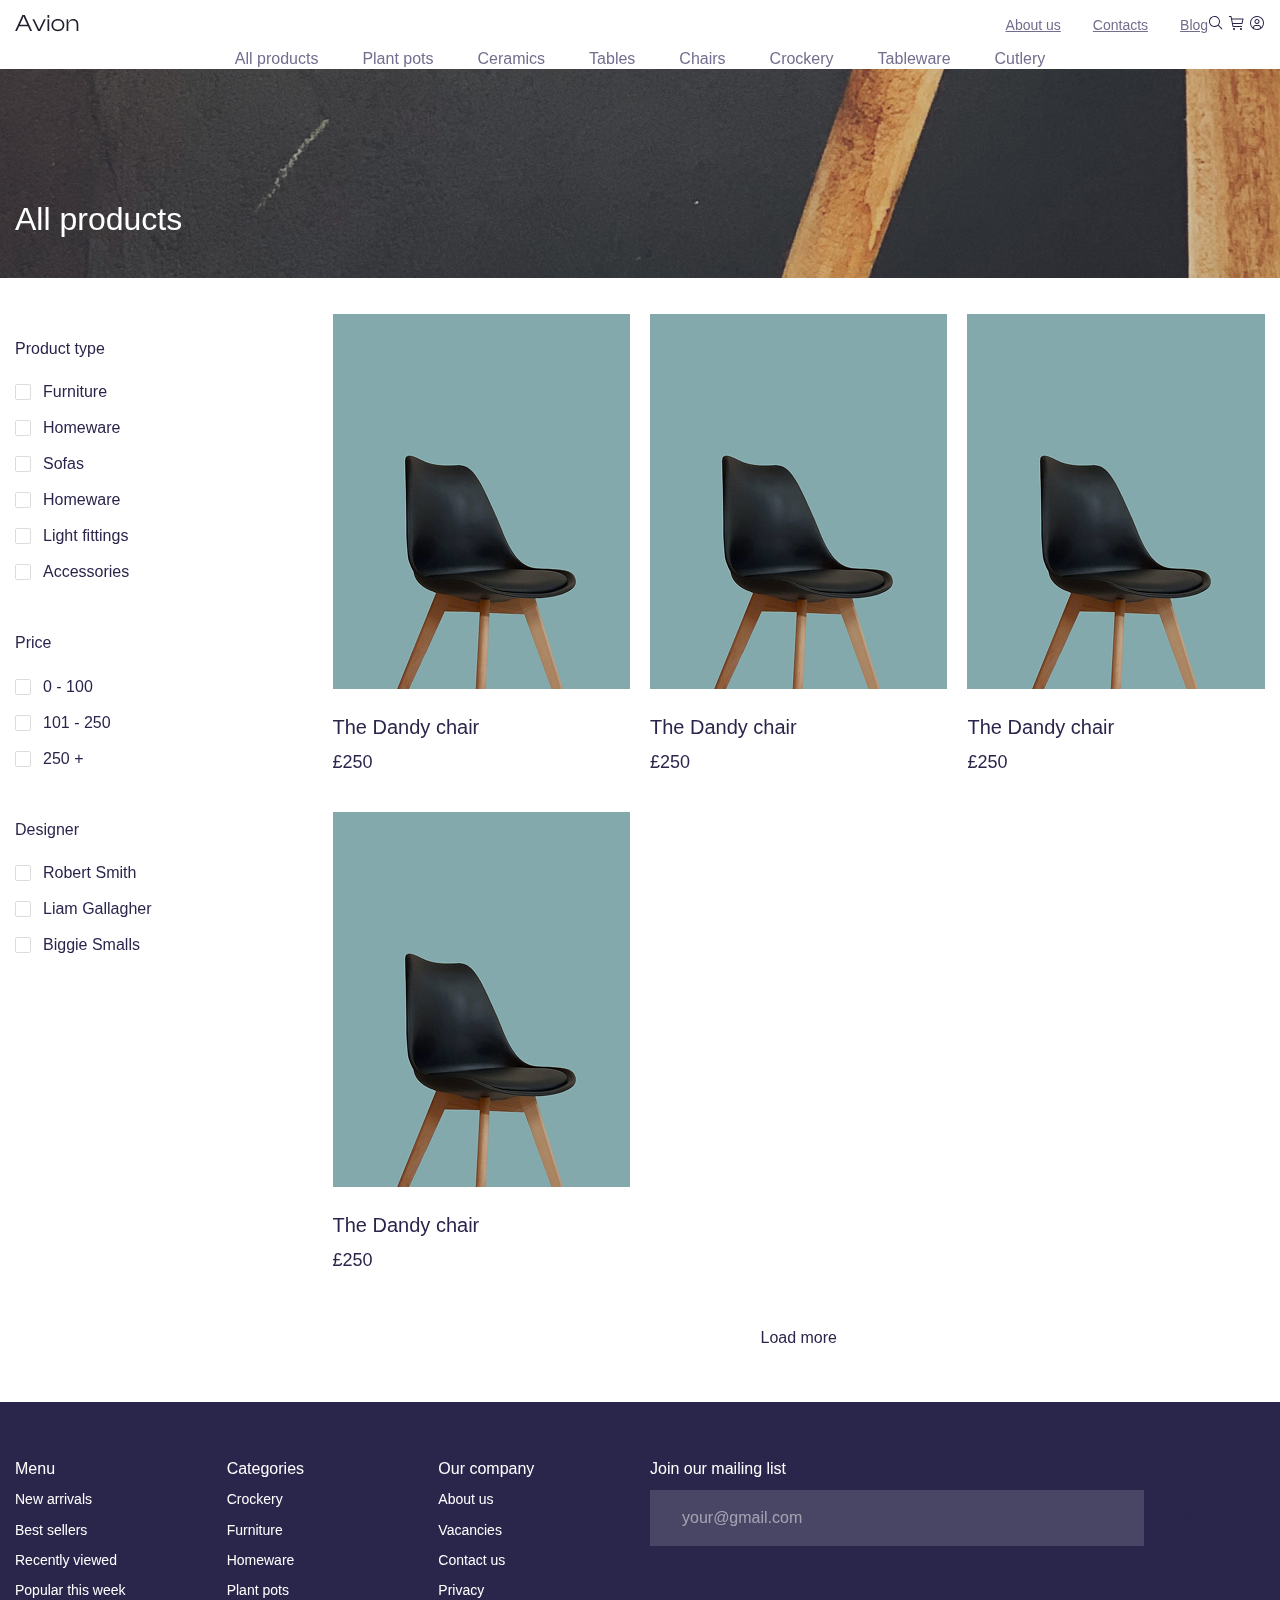
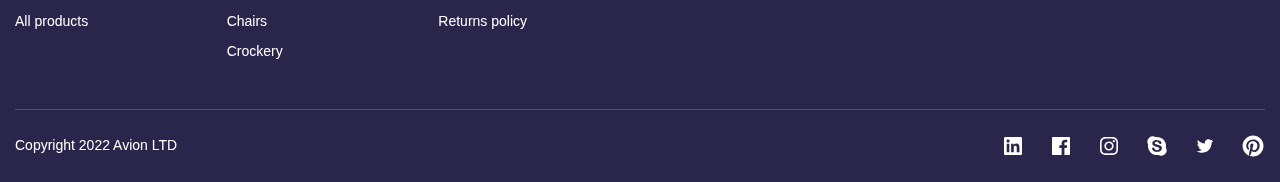
<file: catalog.html>
<!DOCTYPE html>
<html lang="en">
<head>
    <meta charset="UTF-8">
    <meta name="viewport" content="width=device-width, initial-scale=1.0">
    <title>Avion catalog</title>
    <link rel="stylesheet" href="./css/main.css">
</head>
<body>
    <header class="header">
        <div class="header__top">
            <div class="container header__container header__top-container">
                <a href="/" class="logo">
                    <img src="./images/svg/logo.svg" alt="avion logo">
                </a>
                <div class="header__details">
                    <ul class="header-reset header__list">
                        <li class="header__item">
                            <a href="./about.html" class="header__link">About us</a>
                        </li>
                        <li class="header__item">
                            <a href="#" class="header__link">Contacts</a>
                        </li>
                        <li class="header__item">
                            <a href="#" class="header__link">Blog</a>
                        </li>
                    </ul>
                    <div class="header__buttons">
                        <button class="btn-reset header__button" aria-label="Search">
                            <svg width="16" height="16" viewBox="0 0 16 16" fill="none" xmlns="http://www.w3.org/2000/svg">
                                <rect width="16" height="16" fill="white" style="mix-blend-mode:multiply" />
                                <path d="M14.5001 13.7929L10.7241 10.0169C11.6314 8.92758 12.0839 7.53038 11.9873 6.11596C11.8908 4.70153 11.2526 3.37879 10.2057 2.42288C9.15867 1.46698 7.78347 0.951515 6.36612 0.983723C4.94877 1.01593 3.5984 1.59333 2.59593 2.59581C1.59345 3.59828 1.01605 4.94865 0.983845 6.366C0.951637 7.78335 1.4671 9.15855 2.423 10.2055C3.37891 11.2525 4.70165 11.8907 6.11608 11.9872C7.5305 12.0838 8.9277 11.6313 10.017 10.7239L13.7931 14.5L14.5001 13.7929ZM2.00012 6.5C2.00012 5.60998 2.26404 4.73995 2.75851 3.99993C3.25297 3.25991 3.95578 2.68313 4.77804 2.34254C5.60031 2.00194 6.50511 1.91283 7.37802 2.08646C8.25094 2.2601 9.05276 2.68868 9.6821 3.31802C10.3114 3.94735 10.74 4.74918 10.9137 5.62209C11.0873 6.495 10.9982 7.3998 10.6576 8.22207C10.317 9.04434 9.7402 9.74714 9.00018 10.2416C8.26016 10.7361 7.39013 11 6.50012 11C5.30705 10.9987 4.16323 10.5241 3.3196 9.68052C2.47597 8.83689 2.00144 7.69306 2.00012 6.5Z" fill="#2A254B" />
                            </svg>
                        </button>
                        <button class="btn-reset header__button" aria-label="Card">
                            <svg width="16" height="16" viewBox="0 0 16 16" fill="none" xmlns="http://www.w3.org/2000/svg">
                                <rect width="16" height="16" fill="white" style="mix-blend-mode:multiply" />
                                <path d="M5 15C5.55228 15 6 14.5523 6 14C6 13.4477 5.55228 13 5 13C4.44772 13 4 13.4477 4 14C4 14.5523 4.44772 15 5 15Z" fill="#2A254B" />
                                <path d="M12 15C12.5523 15 13 14.5523 13 14C13 13.4477 12.5523 13 12 13C11.4477 13 11 13.4477 11 14C11 14.5523 11.4477 15 12 15Z" fill="#2A254B" />
                                <path d="M14 3.50001H2.91L2.5 1.40001C2.47662 1.28537 2.41379 1.18256 2.32243 1.10947C2.23107 1.03639 2.11697 0.997651 2 1.00001H0V2.00001H1.59L3.5 11.6C3.52338 11.7146 3.58621 11.8175 3.67757 11.8905C3.76893 11.9636 3.88303 12.0024 4 12H13V11H4.41L4 9.00001H13C13.1156 9.00284 13.2286 8.96552 13.3197 8.89441C13.4109 8.8233 13.4746 8.7228 13.5 8.61001L14.5 4.11001C14.5168 4.03582 14.5164 3.95879 14.4989 3.88478C14.4814 3.81076 14.4472 3.74172 14.399 3.6829C14.3508 3.62407 14.2898 3.57703 14.2206 3.54534C14.1515 3.51364 14.076 3.49814 14 3.50001ZM12.6 8.00001H3.81L3.11 4.50001H13.375L12.6 8.00001Z" fill="#2A254B" />
                            </svg>
                        </button>
                        <button class="btn-reset header__button" aria-label="Profile">
                            <svg width="16" height="16" viewBox="0 0 16 16" fill="none" xmlns="http://www.w3.org/2000/svg">
                                <rect width="16" height="16" fill="white" style="mix-blend-mode:multiply" />
                                <path d="M8 4C7.50555 4 7.0222 4.14662 6.61108 4.42133C6.19995 4.69603 5.87952 5.08648 5.6903 5.54329C5.50108 6.00011 5.45158 6.50277 5.54804 6.98773C5.6445 7.47268 5.88261 7.91814 6.23224 8.26777C6.58187 8.6174 7.02733 8.8555 7.51228 8.95196C7.99723 9.04843 8.4999 8.99892 8.95671 8.8097C9.41353 8.62048 9.80397 8.30005 10.0787 7.88893C10.3534 7.4778 10.5 6.99445 10.5 6.5C10.5 5.83696 10.2366 5.20107 9.76777 4.73223C9.29893 4.26339 8.66304 4 8 4ZM8 8C7.70333 8 7.41332 7.91203 7.16665 7.7472C6.91997 7.58238 6.72772 7.34811 6.61418 7.07403C6.50065 6.79994 6.47095 6.49834 6.52882 6.20736C6.5867 5.91639 6.72956 5.64912 6.93934 5.43934C7.14912 5.22956 7.4164 5.0867 7.70737 5.02882C7.99834 4.97094 8.29994 5.00065 8.57403 5.11418C8.84812 5.22771 9.08239 5.41997 9.24721 5.66664C9.41203 5.91332 9.5 6.20333 9.5 6.5C9.49955 6.89769 9.34137 7.27896 9.06017 7.56016C8.77896 7.84137 8.39769 7.99955 8 8Z" fill="#2A254B" />
                                <path d="M8 1C6.61553 1 5.26216 1.41054 4.11101 2.17971C2.95987 2.94888 2.06266 4.04213 1.53285 5.32122C1.00303 6.6003 0.86441 8.00776 1.13451 9.36563C1.4046 10.7235 2.07129 11.9708 3.05026 12.9497C4.02922 13.9287 5.2765 14.5954 6.63437 14.8655C7.99224 15.1356 9.3997 14.997 10.6788 14.4672C11.9579 13.9373 13.0511 13.0401 13.8203 11.889C14.5895 10.7378 15 9.38447 15 8C14.9979 6.14413 14.2597 4.36486 12.9474 3.05256C11.6351 1.74026 9.85588 1.00209 8 1ZM5 13.1882V12.5C5.00044 12.1023 5.15862 11.721 5.43983 11.4398C5.72104 11.1586 6.10231 11.0004 6.5 11H9.5C9.89769 11.0004 10.279 11.1586 10.5602 11.4398C10.8414 11.721 10.9996 12.1023 11 12.5V13.1882C10.0896 13.7199 9.05426 14 8 14C6.94574 14 5.91042 13.7199 5 13.1882ZM11.9963 12.4629C11.9863 11.807 11.7191 11.1813 11.2521 10.7206C10.7852 10.2599 10.156 10.0011 9.5 10H6.5C5.84405 10.0011 5.2148 10.2599 4.74786 10.7206C4.28093 11.1813 4.01369 11.807 4.00375 12.4629C3.09703 11.6533 2.45762 10.5873 2.17017 9.40623C1.88272 8.22513 1.9608 6.98457 2.39407 5.84883C2.82734 4.71309 3.59536 3.73573 4.59644 3.04618C5.59751 2.35663 6.78442 1.98741 8 1.98741C9.21558 1.98741 10.4025 2.35663 11.4036 3.04618C12.4046 3.73573 13.1727 4.71309 13.6059 5.84883C14.0392 6.98457 14.1173 8.22513 13.8298 9.40623C13.5424 10.5873 12.903 11.6533 11.9963 12.4629Z" fill="#2A254B" />
                            </svg>
                        </button>
                    </div>
                </div>
            </div>
        </div>
        <div class="header__bottom">
            <div class="container header__bottom-container header__container">
                <nav class="nav">
                    <li class="list-reset nav__list">
                        <a href="#" class="nav__link">All products</a>
                    </li>
                    <li class="list-reset nav__list">
                        <a href="#" class="nav__link">Plant pots</a>
                    </li>
                    <li class="list-reset nav__list">
                        <a href="#" class="nav__link">Ceramics</a>
                    </li>
                    <li class="list-reset nav__list">
                        <a href="#" class="nav__link">Tables</a>
                    </li>
                    <li class="list-reset nav__list">
                        <a href="#" class="nav__link">Chairs</a>
                    </li>
                    <li class="list-reset nav__list">
                        <a href="#" class="nav__link">Crockery</a>
                    </li>
                    <li class="list-reset nav__list">
                        <a href="#" class="nav__link">Tableware</a>
                    </li>
                    <li class="list-reset nav__list">
                        <a href="#" class="nav__link">Cutlery</a>
                    </li>
                </nav>
            </div>
        </div>
    </header>
    <main>
        <section class="inner-hero inner-hero--all">
            <div class="container">
                <div class="inner-hero__content">
                    <h1 class="inner-hero__title">All products</h1>
                </div>
            </div>
        </section>
        <section class="catalog">
            <h2 class="catalog__title visually-hidden">Catalog</h2>
            <div class="container">
                <div class="catalog__content grid">
                    <div class="catalog__column">
                        <div class="filters">
                            <div class="filters__item">
                                <h3 class="filters__title">Product type</h3>
                                <div class="filters__content">
                                    <label class="custom-checkbox">
                                        <input type="checkbox" name="product" class="custom-checkbox__input">
                                        <span class="custom-checkbox__icon"></span>
                                        <span class="custom-checkbox__text">Furniture</span>
                                    </label>
                                    <label class="custom-checkbox">
                                        <input type="checkbox" name="product" class="custom-checkbox__input">
                                        <span class="custom-checkbox__icon"></span>
                                        <span class="custom-checkbox__text">Homeware</span>
                                    </label>
                                    <label class="custom-checkbox">
                                        <input type="checkbox" name="product" class="custom-checkbox__input">
                                        <span class="custom-checkbox__icon"></span>
                                        <span class="custom-checkbox__text">Sofas</span>
                                    </label>
                                    <label class="custom-checkbox">
                                        <input type="checkbox" name="product" class="custom-checkbox__input">
                                        <span class="custom-checkbox__icon"></span>
                                        <span class="custom-checkbox__text">Homeware</span>
                                    </label>
                                    <label class="custom-checkbox">
                                        <input type="checkbox" name="product" class="custom-checkbox__input">
                                        <span class="custom-checkbox__icon"></span>
                                        <span class="custom-checkbox__text">Light fittings</span>
                                    </label>
                                    <label class="custom-checkbox">
                                        <input type="checkbox" name="product" class="custom-checkbox__input">
                                        <span class="custom-checkbox__icon"></span>
                                        <span class="custom-checkbox__text">Accessories</span>
                                    </label>
                                </div>
                            </div>
                            <div class="filters__item">
                                <h3 class="filters__title">Price</h3>
                                <div class="filters__content">
                                    <label class="custom-checkbox">
                                        <input type="checkbox" name="product" class="custom-checkbox__input">
                                        <span class="custom-checkbox__icon"></span>
                                        <span class="custom-checkbox__text">0 - 100</span>
                                    </label>
                                    <label class="custom-checkbox">
                                        <input type="checkbox" name="product" class="custom-checkbox__input">
                                        <span class="custom-checkbox__icon"></span>
                                        <span class="custom-checkbox__text">101 - 250</span>
                                    </label>
                                    <label class="custom-checkbox">
                                        <input type="checkbox" name="product" class="custom-checkbox__input">
                                        <span class="custom-checkbox__icon"></span>
                                        <span class="custom-checkbox__text">250 +</span>
                                    </label>
                                </div>
                            </div>
                            <div class="filters__item">
                                <h3 class="filters__title">Designer</h3>
                                <div class="filters__content">
                                    <label class="custom-checkbox">
                                        <input type="checkbox" name="product" class="custom-checkbox__input">
                                        <span class="custom-checkbox__icon"></span>
                                        <span class="custom-checkbox__text">Robert Smith</span>
                                    </label>
                                    <label class="custom-checkbox">
                                        <input type="checkbox" name="product" class="custom-checkbox__input">
                                        <span class="custom-checkbox__icon"></span>
                                        <span class="custom-checkbox__text">Liam Gallagher</span>
                                    </label>
                                    <label class="custom-checkbox">
                                        <input type="checkbox" name="product" class="custom-checkbox__input">
                                        <span class="custom-checkbox__icon"></span>
                                        <span class="custom-checkbox__text">Biggie Smalls</span>
                                    </label>
                                </div>
                            </div>
                        </div>
                    </div>
                    <div class="catalog__wrapper">
                        <ul class="list-reset catalog__products">
                            <li class="catalog__item">
                                <article class="product">
                                    <div class="product__top">
                                        <img class="product__image" src="./images/jpg/products/photo-1_1x.jpg" srcset="./images/jpg/products/photo-1_2x.jpg 2x" aria-hidden="true" width="305" height="375" loading="lazy" alt="">
                                    </div>
                                    <div class="product__content">
                                        <h3 class="product__title">
                                            <a href="#" class="product__link">The Dandy chair</a>
                                        </h3>
                                        <span class="product__price">£250</span>
                                    </div>
                                </article>
                            </li>
                            <li class="catalog__item">
                                <article class="product">
                                    <div class="product__top">
                                        <img class="product__image" src="./images/jpg/products/photo-1_1x.jpg" srcset="./images/jpg/products/photo-1_2x.jpg 2x" aria-hidden="true" width="305" height="375" loading="lazy" alt="">
                                    </div>
                                    <div class="product__content">
                                        <h3 class="product__title">
                                            <a href="#" class="product__link">The Dandy chair</a>
                                        </h3>
                                        <span class="product__price">£250</span>
                                    </div>
                                </article>
                            </li>
                            <li class="catalog__item">
                                <article class="product">
                                    <div class="product__top">
                                        <img class="product__image" src="./images/jpg/products/photo-1_1x.jpg" srcset="./images/jpg/products/photo-1_2x.jpg 2x" aria-hidden="true" width="305" height="375" loading="lazy" alt="">
                                    </div>
                                    <div class="product__content">
                                        <h3 class="product__title">
                                            <a href="#" class="product__link">The Dandy chair</a>
                                        </h3>
                                        <span class="product__price">£250</span>
                                    </div>
                                </article>
                            </li>
                            <li class="catalog__item">
                                <article class="product">
                                    <div class="product__top">
                                        <img class="product__image" src="./images/jpg/products/photo-1_1x.jpg" srcset="./images/jpg/products/photo-1_2x.jpg 2x" aria-hidden="true" width="305" height="375" loading="lazy" alt="">
                                    </div>
                                    <div class="product__content">
                                        <h3 class="product__title">
                                            <a href="#" class="product__link">The Dandy chair</a>
                                        </h3>
                                        <span class="product__price">£250</span>
                                    </div>
                                </article>
                            </li>
                        </ul>
                        <div class="centered">
                            <button class="btn btn--theme-light">Load more</button>
                        </div>
                    </div>
                </div>
            </div>
        </section>
    </main>
    <footer class="footer">
        <div class="container">
            <div class="footer__top grid">
                <div class="footer__column">
                    <h2 class="footer__title">Menu</h2>
                    <ul class="list-reset footer__list">
                        <li class="footer__item">
                            <a href="#" class="footer__link">New arrivals</a>
                        </li>
                        <li class="footer__item">
                            <a href="#" class="footer__link">Best sellers</a>
                        </li>
                        <li class="footer__item">
                            <a href="#" class="footer__link">Recently viewed</a>
                        </li>
                        <li class="footer__item">
                            <a href="#" class="footer__link">Popular this week</a>
                        </li>
                        <li class="footer__item">
                            <a href="#" class="footer__link">All products</a>
                        </li>
                    </ul>
                </div>
                <div class="footer__column">
                    <h2 class="footer__title">Categories</h2>
                    <ul class="list-reset footer__list">
                        <li class="footer__item">
                            <a href="#" class="footer__link">Crockery</a>
                        </li>
                        <li class="footer__item">
                            <a href="#" class="footer__link">Furniture</a>
                        </li>
                        <li class="footer__item">
                            <a href="#" class="footer__link">Homeware</a>
                        </li>
                        <li class="footer__item">
                            <a href="#" class="footer__link">Plant pots</a>
                        </li>
                        <li class="footer__item">
                            <a href="#" class="footer__link">Chairs</a>
                        </li>
                        <li class="footer__item">
                            <a href="#" class="footer__link">Crockery</a>
                        </li>
                    </ul>
                </div>
                <div class="footer__column">
                    <h2 class="footer__title">Our company</h2>
                    <ul class="list-reset footer__list">
                        <li class="footer__item">
                            <a href="#" class="footer__link">About us</a>
                        </li>
                        <li class="footer__item">
                            <a href="#" class="footer__link">Vacancies</a>
                        </li>
                        <li class="footer__item">
                            <a href="#" class="footer__link">Contact us</a>
                        </li>
                        <li class="footer__item">
                            <a href="#" class="footer__link">Privacy</a>
                        </li>
                        <li class="footer__item">
                            <a href="#" class="footer__link">Returns policy</a>
                        </li>
                    </ul>
                </div>
                <div class="footer__column footer__column--big">
                    <h3 class="footer__title">Join our mailing list</h3>
                    <form action="#" method="POST" class="footer__form">
                        <input type="email" name="email" required class="form__input footer__input" placeholder="your@gmail.com">
                        <button class="btn btn--theme-light form__btn" type="submit">Sign Up</button>
                    </form>
                </div>
            </div>
            <div class="footer__bottom">
                <span class="footer__copyright">Copyright 2022 Avion LTD</span>
                <ul class="list-reset social">
                    <li class="social__item">
                        <a href="#" target="_blank" class="social__link">
                            <svg width="24" height="24" viewBox="0 0 24 24" fill="none" xmlns="http://www.w3.org/2000/svg">
                                <rect width="24" height="24" fill="white" style="mix-blend-mode:multiply" />
                                <path d="M19.65 3H4.35C3.6 3 3 3.6 3 4.275V19.65C3 20.325 3.6 20.925 4.35 20.925H19.65C20.4 20.925 21 20.325 21 19.65V4.275C21 3.6 20.4 3 19.65 3ZM8.325 18.3H5.7V9.75H8.325V18.3ZM7.05 8.55C6.225 8.55 5.475 7.875 5.475 6.975C5.475 6.075 6.15 5.4 7.05 5.4C7.875 5.4 8.625 6.075 8.625 6.975C8.625 7.875 7.875 8.55 7.05 8.55ZM18.375 18.225H15.75V14.025C15.75 13.05 15.75 11.7 14.325 11.7C12.9 11.7 12.75 12.825 12.75 13.875V18.15H10.125V9.75H12.6V10.875H12.675C13.05 10.2 13.95 9.45 15.225 9.45C17.925 9.45 18.45 11.25 18.45 13.575V18.225H18.375Z" fill="white" />
                            </svg>
                        </a>
                    </li>
                    <li class="social__item">
                        <a href="#" target="_blank" class="social__link">
                            <svg width="24" height="24" viewBox="0 0 24 24" fill="none" xmlns="http://www.w3.org/2000/svg">
                                <rect width="24" height="24" fill="white" style="mix-blend-mode:multiply" />
                                <path d="M20.0025 3H3.9975C3.73355 3.00196 3.48097 3.10769 3.29433 3.29433C3.10769 3.48097 3.00196 3.73355 3 3.9975V20.0025C3.00196 20.2664 3.10769 20.519 3.29433 20.7057C3.48097 20.8923 3.73355 20.998 3.9975 21H12.615V14.04H10.275V11.3175H12.615V9.315C12.615 6.99 14.0325 5.7225 16.1175 5.7225C16.815 5.7225 17.5125 5.7225 18.21 5.8275V8.25H16.7775C15.645 8.25 15.4275 8.79 15.4275 9.5775V11.31H18.1275L17.775 14.0325H15.4275V21H20.0025C20.2664 20.998 20.519 20.8923 20.7057 20.7057C20.8923 20.519 20.998 20.2664 21 20.0025V3.9975C20.998 3.73355 20.8923 3.48097 20.7057 3.29433C20.519 3.10769 20.2664 3.00196 20.0025 3Z" fill="white" />
                            </svg>
                        </a>
                    </li>
                    <li class="social__item">
                        <a href="#" target="_blank" class="social__link">
                            <svg width="24" height="24" viewBox="0 0 24 24" fill="none" xmlns="http://www.w3.org/2000/svg">
                                <rect width="24" height="24" fill="white" style="mix-blend-mode:multiply" />
                                <path d="M16.8042 8.2758C17.4007 8.2758 17.8842 7.79227 17.8842 7.1958C17.8842 6.59933 17.4007 6.1158 16.8042 6.1158C16.2077 6.1158 15.7242 6.59933 15.7242 7.1958C15.7242 7.79227 16.2077 8.2758 16.8042 8.2758Z" fill="white" />
                                <path d="M12 7.37835C11.0859 7.37835 10.1924 7.64941 9.43235 8.15724C8.67232 8.66507 8.07995 9.38688 7.73015 10.2314C7.38035 11.0759 7.28883 12.0051 7.46715 12.9016C7.64548 13.7982 8.08565 14.6217 8.732 15.268C9.37835 15.9144 10.2018 16.3545 11.0984 16.5328C11.9949 16.7112 12.9241 16.6196 13.7686 16.2698C14.6131 15.92 15.3349 15.3277 15.8428 14.5677C16.3506 13.8076 16.6217 12.9141 16.6217 12C16.6217 10.7743 16.1347 9.59873 15.268 8.732C14.4013 7.86527 13.2257 7.37835 12 7.37835ZM12 15C11.4067 15 10.8266 14.8241 10.3333 14.4944C9.83994 14.1648 9.45542 13.6962 9.22836 13.1481C9.0013 12.5999 8.94189 11.9967 9.05764 11.4147C9.1734 10.8328 9.45912 10.2982 9.87868 9.87868C10.2982 9.45912 10.8328 9.1734 11.4147 9.05764C11.9967 8.94189 12.5999 9.0013 13.1481 9.22836C13.6962 9.45542 14.1648 9.83994 14.4944 10.3333C14.8241 10.8266 15 11.4067 15 12C15 12.7956 14.6839 13.5587 14.1213 14.1213C13.5587 14.6839 12.7956 15 12 15Z" fill="white" />
                                <path d="M12 4.62165C14.4031 4.62165 14.6878 4.6308 15.6368 4.67415C16.2075 4.68094 16.7728 4.78577 17.308 4.98405C17.6961 5.13381 18.0486 5.36316 18.3428 5.65732C18.6369 5.95149 18.8663 6.30398 19.016 6.6921C19.2143 7.22731 19.3191 7.79261 19.3259 8.36333C19.3692 9.3123 19.3784 9.597 19.3784 12.0001C19.3784 14.4031 19.3693 14.6878 19.3259 15.6368C19.3191 16.2075 19.2143 16.7728 19.016 17.3081C18.8663 17.6962 18.6369 18.0487 18.3428 18.3428C18.0486 18.637 17.6961 18.8663 17.308 19.0161C16.7728 19.2144 16.2075 19.3192 15.6368 19.326C14.6879 19.3693 14.4033 19.3785 12 19.3785C9.5967 19.3785 9.31215 19.3694 8.36325 19.326C7.79253 19.3192 7.22723 19.2144 6.69202 19.0161C6.3039 18.8663 5.95142 18.637 5.65725 18.3428C5.36308 18.0487 5.13374 17.6962 4.98397 17.3081C4.78569 16.7728 4.68087 16.2075 4.67408 15.6368C4.6308 14.6878 4.62157 14.4031 4.62157 12.0001C4.62157 9.597 4.63072 9.3123 4.67408 8.36333C4.68087 7.79261 4.78569 7.22731 4.98397 6.6921C5.13373 6.30396 5.36307 5.95146 5.65724 5.65728C5.95141 5.3631 6.30389 5.13375 6.69202 4.98397C7.22723 4.78569 7.79253 4.68087 8.36325 4.67408C9.31222 4.6308 9.59693 4.62165 12 4.62165ZM12 3C9.55575 3 9.24922 3.01035 8.2893 3.05415C7.54279 3.06914 6.80422 3.21059 6.105 3.4725C5.50705 3.70374 4.96401 4.05735 4.51068 4.51068C4.05735 4.96401 3.70374 5.50705 3.4725 6.105C3.21055 6.80434 3.06909 7.54304 3.05415 8.28968C3.01035 9.24923 3 9.55575 3 12C3 14.4443 3.01035 14.7508 3.05415 15.7107C3.0691 16.4573 3.21056 17.196 3.4725 17.8954C3.70374 18.4933 4.05735 19.0364 4.51068 19.4897C4.96401 19.943 5.50705 20.2966 6.105 20.5279C6.80434 20.7898 7.54304 20.9313 8.28968 20.9462C9.24923 20.9897 9.55575 21 12 21C14.4443 21 14.7508 20.9896 15.7107 20.9459C16.4573 20.9309 17.196 20.7894 17.8954 20.5275C18.4933 20.2963 19.0364 19.9426 19.4897 19.4893C19.943 19.036 20.2966 18.493 20.5279 17.895C20.7898 17.1957 20.9313 16.457 20.9462 15.7103C20.9897 14.7508 21 14.4443 21 12C21 9.55575 20.9896 9.24922 20.9459 8.2893C20.9309 7.54279 20.7894 6.80422 20.5275 6.105C20.2962 5.50712 19.9426 4.96415 19.4893 4.51089C19.0359 4.05763 18.4929 3.70407 17.895 3.47287C17.1957 3.21093 16.457 3.06948 15.7103 3.05453C14.7508 3.01035 14.4443 3 12 3Z" fill="white" />
                            </svg>
                        </a>
                    </li>
                    <li class="social__item">
                        <a href="#" target="_blank" class="social__link">
                            <svg width="24" height="24" viewBox="0 0 24 24" fill="none" xmlns="http://www.w3.org/2000/svg">
                                <rect width="24" height="24" fill="white" style="mix-blend-mode:multiply" />
                                <path d="M20.9321 13.4102C21.0078 12.944 21.0454 12.4724 21.0446 12.0002C21.0446 9.60129 20.0917 7.30066 18.3954 5.60439C16.6992 3.90813 14.3985 2.95517 11.9996 2.95517C11.5274 2.95444 11.0558 2.99207 10.5896 3.06768C9.5442 2.44143 8.3195 2.18241 7.11002 2.33174C5.90054 2.48107 4.77563 3.0302 3.9139 3.89193C3.05218 4.75365 2.50305 5.87857 2.35371 7.08805C2.20438 8.29753 2.4634 9.52223 3.08965 10.5677C3.00527 11.0406 2.96012 11.5198 2.95465 12.0002C2.95465 14.3991 3.9076 16.6997 5.60387 18.396C7.30013 20.0922 9.60076 21.0452 11.9996 21.0452C12.4719 21.0459 12.9435 21.0083 13.4096 20.9327C14.4551 21.5589 15.6798 21.8179 16.8893 21.6686C18.0987 21.5193 19.2237 20.9701 20.0854 20.1084C20.9471 19.2467 21.4962 18.1218 21.6456 16.9123C21.7949 15.7028 21.5359 14.4781 20.9096 13.4327L20.9321 13.4102ZM16.2971 16.1102C15.8738 16.6955 15.2904 17.146 14.6171 17.4077C13.7864 17.7337 12.8993 17.8917 12.0071 17.8727C10.9687 17.9161 9.93554 17.7023 8.99965 17.2502C8.45401 16.9569 7.9861 16.5378 7.63465 16.0277C7.31271 15.5919 7.12974 15.0691 7.10965 14.5277C7.10886 14.3872 7.13709 14.2481 7.19259 14.119C7.24808 13.9899 7.32964 13.8737 7.43215 13.7777C7.65931 13.5843 7.95174 13.4851 8.24965 13.5002C8.49861 13.4955 8.74092 13.5807 8.93215 13.7402C9.14146 13.936 9.3031 14.1772 9.40465 14.4452C9.53477 14.7584 9.70088 15.0554 9.89965 15.3302C10.0977 15.5839 10.3554 15.7848 10.6496 15.9152C11.0494 16.0867 11.4826 16.1661 11.9171 16.1477C12.5361 16.1777 13.1492 16.0152 13.6721 15.6827C13.8728 15.5651 14.0397 15.3977 14.1567 15.1966C14.2736 14.9956 14.3367 14.7677 14.3396 14.5352C14.3461 14.3723 14.3181 14.2099 14.2573 14.0587C14.1966 13.9075 14.1045 13.7708 13.9871 13.6577C13.7201 13.4116 13.399 13.2318 13.0496 13.1327C12.6596 13.0052 12.1421 12.8777 11.4896 12.7352C10.7403 12.5607 10.0094 12.3146 9.30715 12.0002C8.75457 11.7737 8.26732 11.4128 7.88965 10.9502C7.53144 10.4734 7.34628 9.88877 7.36465 9.29268C7.35859 8.68668 7.55379 8.0958 7.91965 7.61267C8.33754 7.09349 8.89405 6.7034 9.52465 6.48767C10.322 6.22284 11.1599 6.10096 11.9996 6.12768C12.6567 6.11605 13.3117 6.20457 13.9421 6.39018C14.4369 6.53708 14.9016 6.77071 15.3146 7.08017C15.6397 7.3243 15.9104 7.63334 16.1096 7.98767C16.2718 8.2739 16.3595 8.59626 16.3646 8.92518C16.3637 9.06539 16.3347 9.20399 16.2793 9.3328C16.2239 9.46161 16.1433 9.57803 16.0421 9.67518C15.9401 9.78577 15.8159 9.87364 15.6776 9.93308C15.5394 9.99252 15.3901 10.0222 15.2396 10.0202C14.9984 10.0389 14.7592 9.9637 14.5721 9.81018C14.3753 9.62055 14.2107 9.40017 14.0846 9.15768C13.8989 8.77542 13.6298 8.43969 13.2971 8.17517C12.8606 7.90304 12.3468 7.78183 11.8346 7.83017C11.309 7.80801 10.7881 7.93824 10.3346 8.20517C10.1699 8.29312 10.0309 8.42227 9.93096 8.58C9.83106 8.73774 9.77376 8.91869 9.76465 9.10518C9.75871 9.30894 9.82514 9.50822 9.95215 9.66768C10.1017 9.84099 10.2856 9.98144 10.4921 10.0802C10.7121 10.194 10.9434 10.2845 11.1821 10.3502C11.4221 10.4177 11.8121 10.5152 12.3596 10.6427C13.0496 10.7927 13.6646 10.9577 14.2271 11.1377C14.7303 11.291 15.2098 11.5131 15.6521 11.7977C16.038 12.0417 16.3554 12.3798 16.5746 12.7802C16.7975 13.2369 16.9008 13.7427 16.8746 14.2502C16.8814 14.9153 16.6794 15.5658 16.2971 16.1102Z" fill="white" />
                            </svg>
                        </a>
                    </li>
                    <li class="social__item">
                        <a href="#" target="_blank" class="social__link">
                            <svg width="24" height="24" viewBox="0 0 24 24" fill="none" xmlns="http://www.w3.org/2000/svg">
                                <rect width="24" height="24" fill="white" style="mix-blend-mode:multiply" />
                                <path d="M8.94 18.705C10.2069 18.713 11.4627 18.4693 12.6346 17.9882C13.8066 17.507 14.8714 16.798 15.7672 15.9022C16.663 15.0064 17.3721 13.9416 17.8532 12.7696C18.3343 11.5977 18.578 10.3418 18.57 9.07499C18.57 8.92499 18.57 8.78249 18.57 8.63249C19.2267 8.15136 19.7951 7.56012 20.25 6.88499C19.6316 7.15544 18.9773 7.3348 18.3075 7.41749C19.0177 6.99432 19.5506 6.32824 19.8075 5.54249C19.1456 5.93957 18.4199 6.21871 17.6625 6.36749C17.1524 5.82401 16.4775 5.46378 15.7421 5.34253C15.0067 5.22128 14.2518 5.34576 13.5943 5.69673C12.9368 6.04769 12.4132 6.60557 12.1047 7.28405C11.7962 7.96252 11.7198 8.72376 11.8875 9.44999C10.542 9.38395 9.22553 9.03525 8.02377 8.42662C6.822 7.81798 5.7619 6.96305 4.9125 5.91749C4.48419 6.66087 4.35437 7.53923 4.54932 8.37473C4.74427 9.21023 5.24942 9.94043 5.9625 10.4175C5.43646 10.3972 4.92259 10.2533 4.4625 9.99749V10.035C4.45783 10.8119 4.71954 11.5669 5.20403 12.1742C5.68851 12.7815 6.3665 13.2044 7.125 13.3725C6.63573 13.5041 6.12322 13.5246 5.625 13.4325C5.84459 14.095 6.26376 14.6734 6.82503 15.0883C7.38631 15.5032 8.06219 15.7344 8.76 15.75C7.56691 16.7104 6.08407 17.239 4.5525 17.25C4.28396 17.2422 4.01606 17.2197 3.75 17.1825C5.30022 18.1702 7.1019 18.6909 8.94 18.6825" fill="white" />
                            </svg>
                        </a>
                    </li>
                    <li class="social__item">
                        <a href="#" target="_blank" class="social__link">
                            <svg width="24" height="24" viewBox="0 0 24 24" fill="none" xmlns="http://www.w3.org/2000/svg">
                                <rect width="24" height="24" fill="white" style="mix-blend-mode:multiply" />
                                <path d="M11.9998 1.5C9.56549 1.51658 7.21257 2.37849 5.34356 3.93828C3.47455 5.49807 2.20559 7.65882 1.75375 10.0509C1.30192 12.443 1.69529 14.9177 2.86657 17.0518C4.03785 19.1858 5.91426 20.8466 8.1748 21.75C8.02287 20.7558 8.02287 19.7442 8.1748 18.75L9.4123 13.5C9.21646 13.0245 9.11949 12.5142 9.1273 12C9.1273 10.545 9.9748 9.45 11.0248 9.45C11.215 9.44714 11.4036 9.48543 11.5776 9.56224C11.7517 9.63906 11.9071 9.75258 12.0331 9.89504C12.1592 10.0375 12.253 10.2055 12.3081 10.3876C12.3632 10.5697 12.3783 10.7615 12.3523 10.95C12.3523 11.85 11.7823 13.2 11.4823 14.445C11.4177 14.6772 11.4101 14.9215 11.4599 15.1573C11.5098 15.3931 11.6157 15.6133 11.7688 15.7995C11.9218 15.9857 12.1175 16.1322 12.3391 16.2267C12.5608 16.3212 12.802 16.361 13.0423 16.3425C14.9023 16.3425 16.3423 14.37 16.3423 11.535C16.361 10.9589 16.2594 10.3853 16.044 9.85061C15.8287 9.31598 15.5042 8.8321 15.0914 8.42986C14.6786 8.02762 14.1864 7.71584 13.6464 7.51442C13.1063 7.31299 12.5302 7.22634 11.9548 7.26C11.3405 7.23361 10.7272 7.33216 10.152 7.54966C9.5769 7.76717 9.05188 8.09912 8.60875 8.52542C8.16563 8.95172 7.81361 9.46351 7.57401 10.0298C7.33441 10.5961 7.21221 11.2051 7.2148 11.82C7.20646 12.6766 7.46895 13.5139 7.9648 14.2125C8.00086 14.2526 8.02654 14.3009 8.03962 14.3532C8.05269 14.4055 8.05275 14.4602 8.0398 14.5125C7.9573 14.8425 7.7773 15.5625 7.7473 15.705C7.7173 15.8475 7.5898 15.9375 7.3948 15.8475C6.0823 15.2325 5.2648 13.32 5.2648 11.775C5.2648 8.4675 7.6723 5.4225 12.2023 5.4225C15.8398 5.4225 18.6748 8.0175 18.6748 11.49C18.6748 15.105 16.4248 18.015 13.2223 18.015C12.7528 18.0313 12.2867 17.9301 11.8662 17.7206C11.4458 17.511 11.0844 17.1997 10.8148 16.815L10.1623 19.3125C9.84951 20.2831 9.41077 21.2085 8.8573 22.065C9.87714 22.3664 10.9364 22.513 11.9998 22.5C14.7846 22.5 17.4553 21.3938 19.4244 19.4246C21.3936 17.4555 22.4998 14.7848 22.4998 12C22.4998 9.21523 21.3936 6.54451 19.4244 4.57538C17.4553 2.60625 14.7846 1.5 11.9998 1.5Z" fill="white" />
                            </svg>
                        </a>
                    </li>
                </ul>
            </div>
        </div>
    </footer>
</body>
</html>
</file>
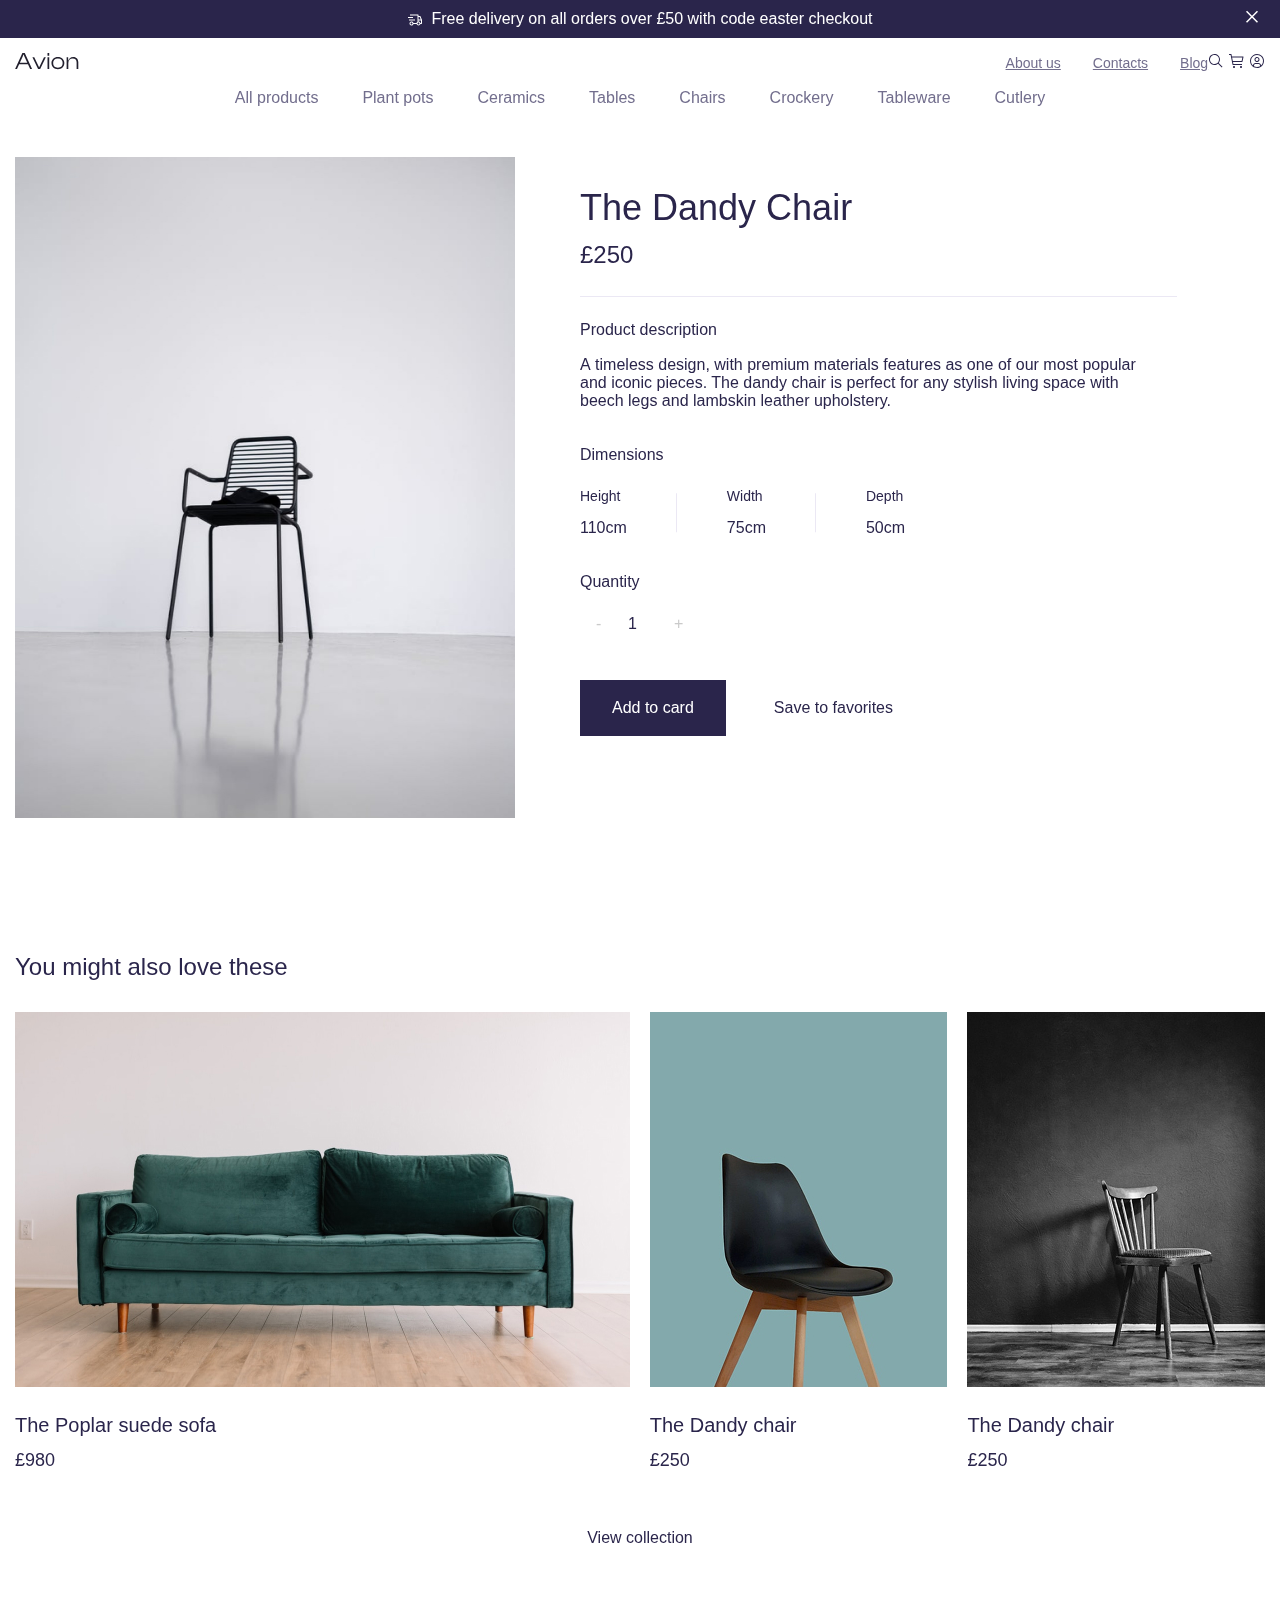
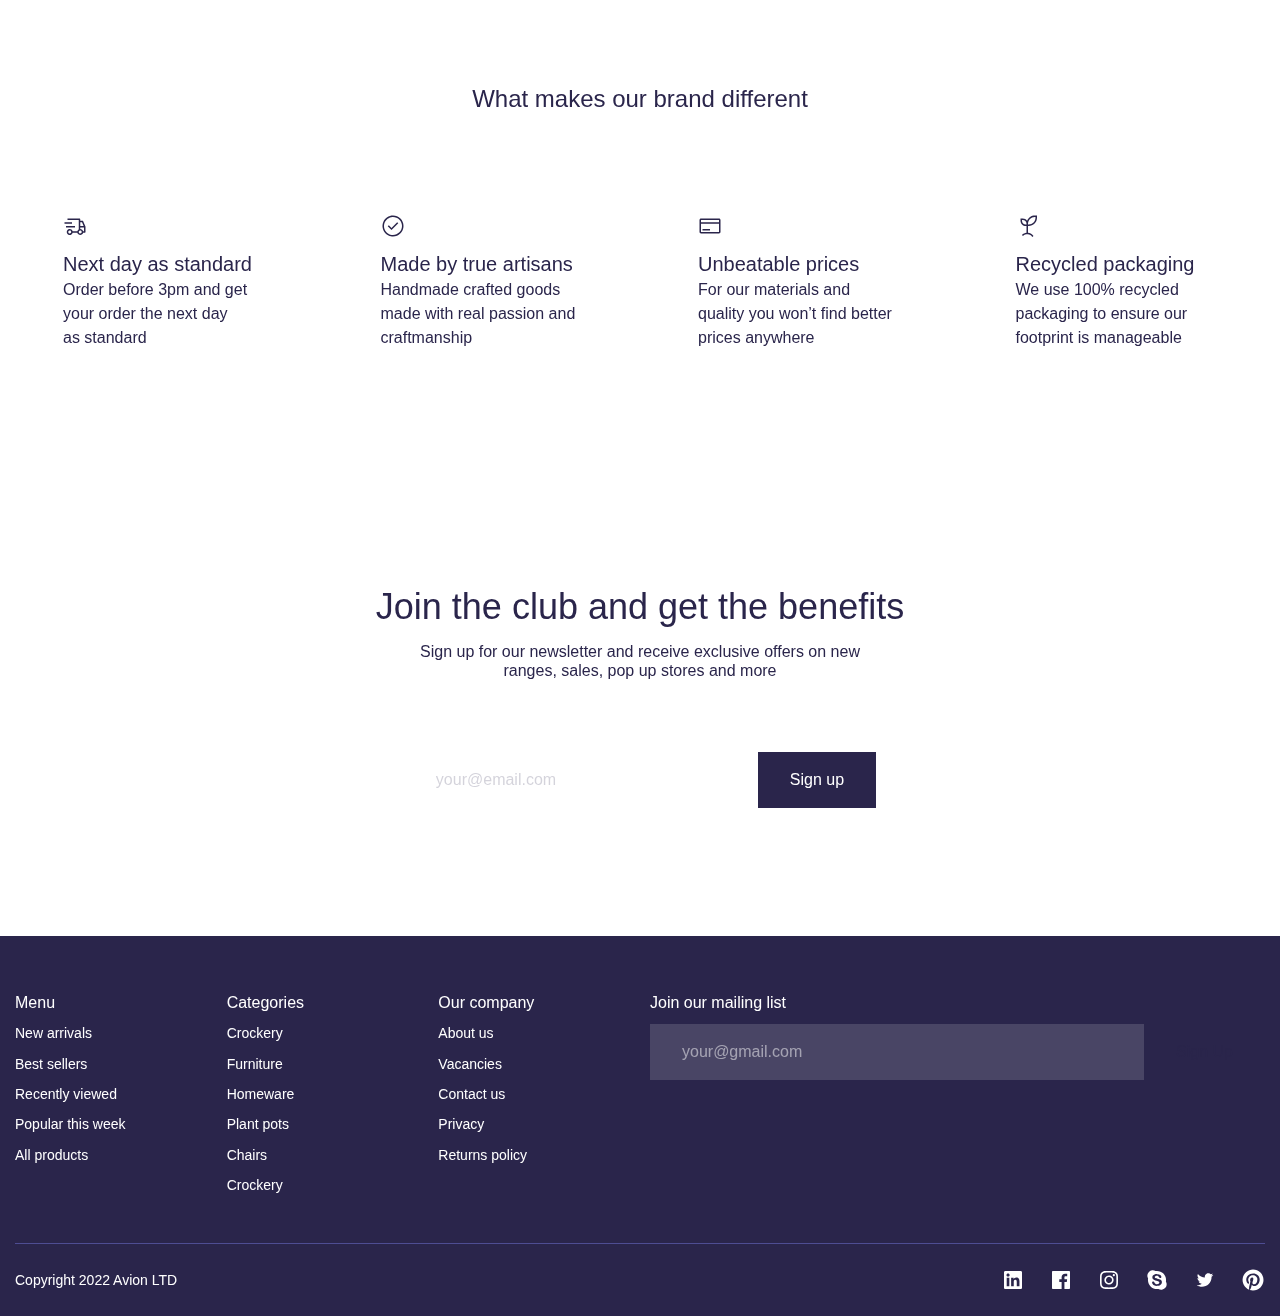
<file: product.html>
<!DOCTYPE html>
<html lang="en">
<head>
    <meta charset="UTF-8">
    <meta name="viewport" content="width=device-width, initial-scale=1.0">
    <title>Avion about</title>
    <link rel="stylesheet" href="./css/main.css">
</head>
<body class="page__body">
    <div class="notice">
        <svg width="16" height="17" viewBox="0 0 16 17" fill="none" xmlns="http://www.w3.org/2000/svg">
            <rect width="16" height="16" transform="translate(0 0.5)" fill="white" style="mix-blend-mode:multiply" />
            <path d="M8 8.5H2V9.5H8V8.5Z" fill="white" />
            <path d="M6 6H1V7H6V6Z" fill="white" />
            <path d="M14.9594 8.8032L13.4594 5.3032C13.421 5.21319 13.357 5.13646 13.2753 5.08256C13.1936 5.02865 13.0979 4.99994 13 5H11.5V4C11.5 3.86739 11.4473 3.74021 11.3536 3.64645C11.2598 3.55268 11.1326 3.5 11 3.5H3V4.5H10.5V10.7781C10.2722 10.9104 10.0728 11.0865 9.91339 11.2962C9.75395 11.5059 9.6376 11.7451 9.57105 12H6.42895C6.30725 11.5287 6.01784 11.1179 5.61495 10.8447C5.21206 10.5715 4.72336 10.4546 4.24045 10.5159C3.75754 10.5773 3.31358 10.8126 2.99179 11.1779C2.66999 11.5431 2.49246 12.0132 2.49246 12.5C2.49246 12.9868 2.66999 13.4569 2.99179 13.8221C3.31358 14.1874 3.75754 14.4227 4.24045 14.4841C4.72336 14.5454 5.21206 14.4285 5.61495 14.1553C6.01784 13.8821 6.30725 13.4713 6.42895 13H9.57105C9.68007 13.4289 9.92892 13.8092 10.2783 14.0808C10.6276 14.3525 11.0575 14.4999 11.5 14.4999C11.9425 14.4999 12.3724 14.3525 12.7217 14.0808C13.0711 13.8092 13.3199 13.4289 13.429 13H14.5C14.6326 13 14.7598 12.9473 14.8536 12.8536C14.9473 12.7598 15 12.6326 15 12.5V9C15 8.93233 14.9862 8.86537 14.9594 8.8032ZM4.5 13.5C4.30222 13.5 4.10888 13.4414 3.94443 13.3315C3.77998 13.2216 3.65181 13.0654 3.57612 12.8827C3.50043 12.7 3.48063 12.4989 3.51921 12.3049C3.5578 12.1109 3.65304 11.9327 3.79289 11.7929C3.93275 11.653 4.11093 11.5578 4.30491 11.5192C4.49889 11.4806 4.69996 11.5004 4.88268 11.5761C5.06541 11.6518 5.22159 11.78 5.33147 11.9444C5.44135 12.1089 5.5 12.3022 5.5 12.5C5.4997 12.7651 5.39424 13.0193 5.20677 13.2068C5.0193 13.3942 4.76512 13.4997 4.5 13.5ZM11.5 6H12.6704L13.742 8.5H11.5V6ZM11.5 13.5C11.3022 13.5 11.1089 13.4414 10.9444 13.3315C10.78 13.2216 10.6518 13.0654 10.5761 12.8827C10.5004 12.7 10.4806 12.4989 10.5192 12.3049C10.5578 12.1109 10.653 11.9327 10.7929 11.7929C10.9327 11.653 11.1109 11.5578 11.3049 11.5192C11.4989 11.4806 11.7 11.5004 11.8827 11.5761C12.0654 11.6518 12.2216 11.78 12.3315 11.9444C12.4414 12.1089 12.5 12.3022 12.5 12.5C12.4997 12.7651 12.3942 13.0193 12.2068 13.2068C12.0193 13.3942 11.7651 13.4997 11.5 13.5ZM14 12H13.429C13.3188 11.5717 13.0696 11.1921 12.7206 10.9207C12.3715 10.6492 11.9422 10.5013 11.5 10.5V9.5H14V12Z" fill="white" />
        </svg>
        <div class="notice__text">
            Free delivery on all orders over £50 with code easter checkout
        </div>
        <button class="btn-reset notice__close" aria-label="Close notice">
            <svg width="24" height="24" viewBox="0 0 24 24" fill="none" xmlns="http://www.w3.org/2000/svg">
                <!-- <rect width="24" height="24" fill="white" style="mix-blend-mode:multiply" /> -->
                <path d="M18 7.05L16.95 6L12 10.95L7.05 6L6 7.05L10.95 12L6 16.95L7.05 18L12 13.05L16.95 18L18 16.95L13.05 12L18 7.05Z" fill="white" />
            </svg>
        </button>
    </div>
    <header class="header">
        <div class="header__top">
            <div class="container header__container header__top-container">
                <a href="/" class="logo">
                    <img src="./images/svg/logo.svg" alt="avion logo">
                </a>
                <div class="header__details">
                    <ul class="header-reset header__list">
                        <li class="header__item">
                            <a href="#" class="header__link">About us</a>
                        </li>
                        <li class="header__item">
                            <a href="#" class="header__link">Contacts</a>
                        </li>
                        <li class="header__item">
                            <a href="#" class="header__link">Blog</a>
                        </li>
                    </ul>
                    <div class="header__buttons">
                        <button class="btn-reset header__button" aria-label="Search">
                            <svg width="16" height="16" viewBox="0 0 16 16" fill="none" xmlns="http://www.w3.org/2000/svg">
                                <rect width="16" height="16" fill="white" style="mix-blend-mode:multiply" />
                                <path d="M14.5001 13.7929L10.7241 10.0169C11.6314 8.92758 12.0839 7.53038 11.9873 6.11596C11.8908 4.70153 11.2526 3.37879 10.2057 2.42288C9.15867 1.46698 7.78347 0.951515 6.36612 0.983723C4.94877 1.01593 3.5984 1.59333 2.59593 2.59581C1.59345 3.59828 1.01605 4.94865 0.983845 6.366C0.951637 7.78335 1.4671 9.15855 2.423 10.2055C3.37891 11.2525 4.70165 11.8907 6.11608 11.9872C7.5305 12.0838 8.9277 11.6313 10.017 10.7239L13.7931 14.5L14.5001 13.7929ZM2.00012 6.5C2.00012 5.60998 2.26404 4.73995 2.75851 3.99993C3.25297 3.25991 3.95578 2.68313 4.77804 2.34254C5.60031 2.00194 6.50511 1.91283 7.37802 2.08646C8.25094 2.2601 9.05276 2.68868 9.6821 3.31802C10.3114 3.94735 10.74 4.74918 10.9137 5.62209C11.0873 6.495 10.9982 7.3998 10.6576 8.22207C10.317 9.04434 9.7402 9.74714 9.00018 10.2416C8.26016 10.7361 7.39013 11 6.50012 11C5.30705 10.9987 4.16323 10.5241 3.3196 9.68052C2.47597 8.83689 2.00144 7.69306 2.00012 6.5Z" fill="#2A254B" />
                            </svg>
                        </button>
                        <button class="btn-reset header__button" aria-label="Card">
                            <svg width="16" height="16" viewBox="0 0 16 16" fill="none" xmlns="http://www.w3.org/2000/svg">
                                <rect width="16" height="16" fill="white" style="mix-blend-mode:multiply" />
                                <path d="M5 15C5.55228 15 6 14.5523 6 14C6 13.4477 5.55228 13 5 13C4.44772 13 4 13.4477 4 14C4 14.5523 4.44772 15 5 15Z" fill="#2A254B" />
                                <path d="M12 15C12.5523 15 13 14.5523 13 14C13 13.4477 12.5523 13 12 13C11.4477 13 11 13.4477 11 14C11 14.5523 11.4477 15 12 15Z" fill="#2A254B" />
                                <path d="M14 3.50001H2.91L2.5 1.40001C2.47662 1.28537 2.41379 1.18256 2.32243 1.10947C2.23107 1.03639 2.11697 0.997651 2 1.00001H0V2.00001H1.59L3.5 11.6C3.52338 11.7146 3.58621 11.8175 3.67757 11.8905C3.76893 11.9636 3.88303 12.0024 4 12H13V11H4.41L4 9.00001H13C13.1156 9.00284 13.2286 8.96552 13.3197 8.89441C13.4109 8.8233 13.4746 8.7228 13.5 8.61001L14.5 4.11001C14.5168 4.03582 14.5164 3.95879 14.4989 3.88478C14.4814 3.81076 14.4472 3.74172 14.399 3.6829C14.3508 3.62407 14.2898 3.57703 14.2206 3.54534C14.1515 3.51364 14.076 3.49814 14 3.50001ZM12.6 8.00001H3.81L3.11 4.50001H13.375L12.6 8.00001Z" fill="#2A254B" />
                            </svg>
                        </button>
                        <button class="btn-reset header__button" aria-label="Profile">
                            <svg width="16" height="16" viewBox="0 0 16 16" fill="none" xmlns="http://www.w3.org/2000/svg">
                                <rect width="16" height="16" fill="white" style="mix-blend-mode:multiply" />
                                <path d="M8 4C7.50555 4 7.0222 4.14662 6.61108 4.42133C6.19995 4.69603 5.87952 5.08648 5.6903 5.54329C5.50108 6.00011 5.45158 6.50277 5.54804 6.98773C5.6445 7.47268 5.88261 7.91814 6.23224 8.26777C6.58187 8.6174 7.02733 8.8555 7.51228 8.95196C7.99723 9.04843 8.4999 8.99892 8.95671 8.8097C9.41353 8.62048 9.80397 8.30005 10.0787 7.88893C10.3534 7.4778 10.5 6.99445 10.5 6.5C10.5 5.83696 10.2366 5.20107 9.76777 4.73223C9.29893 4.26339 8.66304 4 8 4ZM8 8C7.70333 8 7.41332 7.91203 7.16665 7.7472C6.91997 7.58238 6.72772 7.34811 6.61418 7.07403C6.50065 6.79994 6.47095 6.49834 6.52882 6.20736C6.5867 5.91639 6.72956 5.64912 6.93934 5.43934C7.14912 5.22956 7.4164 5.0867 7.70737 5.02882C7.99834 4.97094 8.29994 5.00065 8.57403 5.11418C8.84812 5.22771 9.08239 5.41997 9.24721 5.66664C9.41203 5.91332 9.5 6.20333 9.5 6.5C9.49955 6.89769 9.34137 7.27896 9.06017 7.56016C8.77896 7.84137 8.39769 7.99955 8 8Z" fill="#2A254B" />
                                <path d="M8 1C6.61553 1 5.26216 1.41054 4.11101 2.17971C2.95987 2.94888 2.06266 4.04213 1.53285 5.32122C1.00303 6.6003 0.86441 8.00776 1.13451 9.36563C1.4046 10.7235 2.07129 11.9708 3.05026 12.9497C4.02922 13.9287 5.2765 14.5954 6.63437 14.8655C7.99224 15.1356 9.3997 14.997 10.6788 14.4672C11.9579 13.9373 13.0511 13.0401 13.8203 11.889C14.5895 10.7378 15 9.38447 15 8C14.9979 6.14413 14.2597 4.36486 12.9474 3.05256C11.6351 1.74026 9.85588 1.00209 8 1ZM5 13.1882V12.5C5.00044 12.1023 5.15862 11.721 5.43983 11.4398C5.72104 11.1586 6.10231 11.0004 6.5 11H9.5C9.89769 11.0004 10.279 11.1586 10.5602 11.4398C10.8414 11.721 10.9996 12.1023 11 12.5V13.1882C10.0896 13.7199 9.05426 14 8 14C6.94574 14 5.91042 13.7199 5 13.1882ZM11.9963 12.4629C11.9863 11.807 11.7191 11.1813 11.2521 10.7206C10.7852 10.2599 10.156 10.0011 9.5 10H6.5C5.84405 10.0011 5.2148 10.2599 4.74786 10.7206C4.28093 11.1813 4.01369 11.807 4.00375 12.4629C3.09703 11.6533 2.45762 10.5873 2.17017 9.40623C1.88272 8.22513 1.9608 6.98457 2.39407 5.84883C2.82734 4.71309 3.59536 3.73573 4.59644 3.04618C5.59751 2.35663 6.78442 1.98741 8 1.98741C9.21558 1.98741 10.4025 2.35663 11.4036 3.04618C12.4046 3.73573 13.1727 4.71309 13.6059 5.84883C14.0392 6.98457 14.1173 8.22513 13.8298 9.40623C13.5424 10.5873 12.903 11.6533 11.9963 12.4629Z" fill="#2A254B" />
                            </svg>
                        </button>
                        <button class="btn-reset burger">
                            <span class="burger__line"></span>
                            <span class="burger__line"></span>
                            <span class="burger__line"></span>
                            <span class="burger__line"></span>
                        </button>
                    </div>
                </div>
            </div>
        </div>
        <div class="header__bottom">
            <div class="container header__bottom-container header__container">
                <nav class="nav">
                    <li class="list-reset nav__list">
                        <a href="./catalog.html" class="nav__link">All products</a>
                    </li>
                    <li class="list-reset nav__list">
                        <a href="./catalog.html" class="nav__link">Plant pots</a>
                    </li>
                    <li class="list-reset nav__list">
                        <a href="./catalog.html" class="nav__link">Ceramics</a>
                    </li>
                    <li class="list-reset nav__list">
                        <a href="./catalog.html" class="nav__link">Tables</a>
                    </li>
                    <li class="list-reset nav__list">
                        <a href="./catalog.html" class="nav__link">Chairs</a>
                    </li>
                    <li class="list-reset nav__list">
                        <a href="./catalog.html" class="nav__link">Crockery</a>
                    </li>
                    <li class="list-reset nav__list">
                        <a href="./catalog.html" class="nav__link">Tableware</a>
                    </li>
                    <li class="list-reset nav__list">
                        <a href="./catalog.html" class="nav__link">Cutlery</a>
                    </li>
                </nav>
            </div>
        </div>
    </header>
    <main class="main">
        <section class="product-info">
            <div class="container">
                <div class="product-info__content">
                    <div class="product-info__image">
                        <img src="./images/jpg/product-image_1x.jpg" srcset="./images/jpg/product-image_2x.jpg 2x" aria-hidden="true" width="607" height="661" alt="product info image">
                    </div>
                    <div class="product-info__text">
                        <div class="product-info__top">
                            <h1 class="product-info__title">The Dandy Chair</h1>
                            <div class="product-info__price">£250</div>
                        </div>
                        <div class="product-info__item">
                            <h2 class="product-info__subtitle">Product description</h2>
                            <div class="product-info__description">
                                <p>
                                    A&nbsp;timeless design, with premium materials features as&nbsp;one of&nbsp;our most popular and iconic pieces. The dandy chair is&nbsp;perfect for any stylish living space with beech legs and lambskin leather upholstery.
                                </p>
                            </div>
                        </div>
                        <div class="product-info__item">
                            <h2 class="product-info__subtitle">Dimensions</h2>
                            <dl class="product-info__chars">
                                <div class="product-info__chars-item">
                                    <dt class="product-info__chars-caption">Height</dt>
                                    <dd class="product-info__chars-text">110cm</dd>
                                </div>
                                <div class="product-info__chars-item">
                                    <dt class="product-info__chars-caption">Width</dt>
                                    <dd class="product-info__chars-text">75cm</dd>
                                </div>
                                <div class="product-info__chars-item">
                                    <dt class="product-info__chars-caption">Depth</dt>
                                    <dd class="product-info__chars-text">50cm</dd>
                                </div>
                            </dl>
                        </div>
                        <div class="product-info__item">
                            <h2 class="product-info__subtitle">Quantity</h2>
                            <div class="stepper">
                                <button class="btn-reset stepper__btn stepper__btn--minus" aria-label="decrease quantity">-</button>
                                <input type="number" class="stepper__input" min="1" max="100" value="1" placeholder="quantity">
                                <button class="btn-reset stepper__btn stepper__btn--plus" aria-label="increase quantity">+</button>
                            </div>
                        </div>
                        <div class="product-info__btns">
                            <button class="btn btn--theme-darker">Add to card</button>
                            <button class="btn btn--theme-white">Save to favorites</button>
                        </div>
                    </div>
                </div>
            </div>
        </section>
        <section class="products">
            <div class="container">
                <h2 class="title title--large products__title title--mb-small">You might also love these</h2>
                <ul class="list-reset products__list grid">
                    <li class="products__item">
                        <article class="product">
                            <div class="product__top">
                                <img class="product__image" src="./images/jpg/products/photo-5_1x.jpg" srcset="./images/jpg/products/photo-5_2x.jpg 2x" aria-hidden="true" width="630" height="375" loading="lazy" alt="">
                            </div>
                            <div class="product__content">
                                <h3 class="product__title">
                                    <a href="#" class="product__link">The Poplar suede sofa</a>
                                </h3>
                                <span class="product__price">£980</span>
                            </div>
                        </article>
                    </li>
                    <li class="products__item">
                        <article class="product">
                            <div class="product__top">
                                <img class="product__image" src="./images/jpg/products/photo-6_1x.jpg" srcset="./images/jpg/products/photo-6_2x.jpg 2x" aria-hidden="true" width="305" height="375" loading="lazy" alt="">
                            </div>
                            <div class="product__content">
                                <h3 class="product__title">
                                    <a href="#" class="product__link">The Dandy chair</a>
                                </h3>
                                <span class="product__price">£250</span>
                            </div>
                        </article>
                    </li>
                    <li class="products__item">
                        <article class="product">
                            <div class="product__top">
                                <img class="product__image" src="./images/jpg/products/photo-7_1x.jpg" srcset="./images/jpg/products/photo-7_2x.jpg 2x" aria-hidden="true" width="305" height="375" loading="lazy" alt="">
                            </div>
                            <div class="product__content">
                                <h3 class="product__title">
                                    <a href="#" class="product__link">The Dandy chair</a>
                                </h3>
                                <span class="product__price">£250</span>
                            </div>
                        </article>
                    </li>
                </ul>
                <div class="centered">
                    <a href="#" class="btn products__btn btn--theme-light ">View collection</a>
                </div>
            </div>
        </section>
        <section class="benefits benefits--about">
            <div class="container">
                <h2 class="title title--small title--centered title--mb-large">What makes our brand different</h2>
                <ul class="list-reset grid benefits__list">
                    <li class="benefits__item benefits__item--next">
                        <h3 class="benefits__subtitle">Next day as&nbsp;standard</h3>
                        <p class="benefits__description">
                            Order before 3pm and get your order
                            the next day as&nbsp;standard
                        </p>
                    </li>
                    <li class="benefits__item benefits__item--made">
                        <h3 class="benefits__subtitle">Made by&nbsp;true artisans</h3>
                        <p class="benefits__description">
                            Handmade crafted goods made with
                            real passion and craftmanship
                        </p>
                    </li>
                    <li class="benefits__item benefits__item--prices">
                        <h3 class="benefits__subtitle">Unbeatable prices</h3>
                        <p class="benefits__description">
                            For our materials and quality you won&rsquo;t find better prices anywhere
                        </p>
                    </li>
                    <li class="benefits__item benefits__item--packaging">
                        <h3 class="benefits__subtitle">Recycled packaging</h3>
                        <p class="benefits__description">
                            We&nbsp;use 100% recycled packaging to&nbsp;ensure our footprint is&nbsp;manageable
                        </p>
                    </li>
                </ul>
            </div>
        </section>
        <section class="newsletter">
            <div class="container">
                <div class="newsletter__content">
                    <h2 class="title newsletter__title title--mb-small-xs title--large-xl">Join the club and get the benefits</h2>
                    <p class="newsletter__description">
                        Sign up&nbsp;for our newsletter and receive exclusive offers on&nbsp;new ranges, sales, pop up&nbsp;stores and more
                    </p>
                    <form action="#" class="form newsletter__form">
                        <input type="email" method="POST" name="email" required placeholder="your@email.com" class="form__input">
                        <button class="btn form__btn btn--theme-darker" type="submit">Sign up</button>
                    </form>
                </div>
            </div>
        </section>
    </main>
    <footer class="footer">
        <div class="container">
            <div class="footer__top grid">
                <div class="footer__column">
                    <h2 class="footer__title">Menu</h2>
                    <ul class="list-reset footer__list">
                        <li class="footer__item">
                            <a href="#" class="footer__link">New arrivals</a>
                        </li>
                        <li class="footer__item">
                            <a href="#" class="footer__link">Best sellers</a>
                        </li>
                        <li class="footer__item">
                            <a href="#" class="footer__link">Recently viewed</a>
                        </li>
                        <li class="footer__item">
                            <a href="#" class="footer__link">Popular this week</a>
                        </li>
                        <li class="footer__item">
                            <a href="#" class="footer__link">All products</a>
                        </li>
                    </ul>
                </div>
                <div class="footer__column">
                    <h2 class="footer__title">Categories</h2>
                    <ul class="list-reset footer__list">
                        <li class="footer__item">
                            <a href="#" class="footer__link">Crockery</a>
                        </li>
                        <li class="footer__item">
                            <a href="#" class="footer__link">Furniture</a>
                        </li>
                        <li class="footer__item">
                            <a href="#" class="footer__link">Homeware</a>
                        </li>
                        <li class="footer__item">
                            <a href="#" class="footer__link">Plant pots</a>
                        </li>
                        <li class="footer__item">
                            <a href="#" class="footer__link">Chairs</a>
                        </li>
                        <li class="footer__item">
                            <a href="#" class="footer__link">Crockery</a>
                        </li>
                    </ul>
                </div>
                <div class="footer__column">
                    <h2 class="footer__title">Our company</h2>
                    <ul class="list-reset footer__list">
                        <li class="footer__item">
                            <a href="#" class="footer__link">About us</a>
                        </li>
                        <li class="footer__item">
                            <a href="#" class="footer__link">Vacancies</a>
                        </li>
                        <li class="footer__item">
                            <a href="#" class="footer__link">Contact us</a>
                        </li>
                        <li class="footer__item">
                            <a href="#" class="footer__link">Privacy</a>
                        </li>
                        <li class="footer__item">
                            <a href="#" class="footer__link">Returns policy</a>
                        </li>
                    </ul>
                </div>
                <div class="footer__column footer__column--big">
                    <h3 class="footer__title">Join our mailing list</h3>
                    <form action="#" method="POST" class="footer__form">
                        <input type="email" name="email" required class="form__input footer__input" placeholder="your@gmail.com">
                        <button class="btn btn--theme-light form__btn" type="submit">Sign Up</button>
                    </form>
                </div>
            </div>
            <div class="footer__bottom">
                <span class="footer__copyright">Copyright 2022 Avion LTD</span>
                <ul class="list-reset social">
                    <li class="social__item">
                        <a href="#" target="_blank" class="social__link">
                            <svg width="24" height="24" viewBox="0 0 24 24" fill="none" xmlns="http://www.w3.org/2000/svg">
                                <rect width="24" height="24" fill="white" style="mix-blend-mode:multiply" />
                                <path d="M19.65 3H4.35C3.6 3 3 3.6 3 4.275V19.65C3 20.325 3.6 20.925 4.35 20.925H19.65C20.4 20.925 21 20.325 21 19.65V4.275C21 3.6 20.4 3 19.65 3ZM8.325 18.3H5.7V9.75H8.325V18.3ZM7.05 8.55C6.225 8.55 5.475 7.875 5.475 6.975C5.475 6.075 6.15 5.4 7.05 5.4C7.875 5.4 8.625 6.075 8.625 6.975C8.625 7.875 7.875 8.55 7.05 8.55ZM18.375 18.225H15.75V14.025C15.75 13.05 15.75 11.7 14.325 11.7C12.9 11.7 12.75 12.825 12.75 13.875V18.15H10.125V9.75H12.6V10.875H12.675C13.05 10.2 13.95 9.45 15.225 9.45C17.925 9.45 18.45 11.25 18.45 13.575V18.225H18.375Z" fill="white" />
                            </svg>
                        </a>
                    </li>
                    <li class="social__item">
                        <a href="#" target="_blank" class="social__link">
                            <svg width="24" height="24" viewBox="0 0 24 24" fill="none" xmlns="http://www.w3.org/2000/svg">
                                <rect width="24" height="24" fill="white" style="mix-blend-mode:multiply" />
                                <path d="M20.0025 3H3.9975C3.73355 3.00196 3.48097 3.10769 3.29433 3.29433C3.10769 3.48097 3.00196 3.73355 3 3.9975V20.0025C3.00196 20.2664 3.10769 20.519 3.29433 20.7057C3.48097 20.8923 3.73355 20.998 3.9975 21H12.615V14.04H10.275V11.3175H12.615V9.315C12.615 6.99 14.0325 5.7225 16.1175 5.7225C16.815 5.7225 17.5125 5.7225 18.21 5.8275V8.25H16.7775C15.645 8.25 15.4275 8.79 15.4275 9.5775V11.31H18.1275L17.775 14.0325H15.4275V21H20.0025C20.2664 20.998 20.519 20.8923 20.7057 20.7057C20.8923 20.519 20.998 20.2664 21 20.0025V3.9975C20.998 3.73355 20.8923 3.48097 20.7057 3.29433C20.519 3.10769 20.2664 3.00196 20.0025 3Z" fill="white" />
                            </svg>
                        </a>
                    </li>
                    <li class="social__item">
                        <a href="#" target="_blank" class="social__link">
                            <svg width="24" height="24" viewBox="0 0 24 24" fill="none" xmlns="http://www.w3.org/2000/svg">
                                <rect width="24" height="24" fill="white" style="mix-blend-mode:multiply" />
                                <path d="M16.8042 8.2758C17.4007 8.2758 17.8842 7.79227 17.8842 7.1958C17.8842 6.59933 17.4007 6.1158 16.8042 6.1158C16.2077 6.1158 15.7242 6.59933 15.7242 7.1958C15.7242 7.79227 16.2077 8.2758 16.8042 8.2758Z" fill="white" />
                                <path d="M12 7.37835C11.0859 7.37835 10.1924 7.64941 9.43235 8.15724C8.67232 8.66507 8.07995 9.38688 7.73015 10.2314C7.38035 11.0759 7.28883 12.0051 7.46715 12.9016C7.64548 13.7982 8.08565 14.6217 8.732 15.268C9.37835 15.9144 10.2018 16.3545 11.0984 16.5328C11.9949 16.7112 12.9241 16.6196 13.7686 16.2698C14.6131 15.92 15.3349 15.3277 15.8428 14.5677C16.3506 13.8076 16.6217 12.9141 16.6217 12C16.6217 10.7743 16.1347 9.59873 15.268 8.732C14.4013 7.86527 13.2257 7.37835 12 7.37835ZM12 15C11.4067 15 10.8266 14.8241 10.3333 14.4944C9.83994 14.1648 9.45542 13.6962 9.22836 13.1481C9.0013 12.5999 8.94189 11.9967 9.05764 11.4147C9.1734 10.8328 9.45912 10.2982 9.87868 9.87868C10.2982 9.45912 10.8328 9.1734 11.4147 9.05764C11.9967 8.94189 12.5999 9.0013 13.1481 9.22836C13.6962 9.45542 14.1648 9.83994 14.4944 10.3333C14.8241 10.8266 15 11.4067 15 12C15 12.7956 14.6839 13.5587 14.1213 14.1213C13.5587 14.6839 12.7956 15 12 15Z" fill="white" />
                                <path d="M12 4.62165C14.4031 4.62165 14.6878 4.6308 15.6368 4.67415C16.2075 4.68094 16.7728 4.78577 17.308 4.98405C17.6961 5.13381 18.0486 5.36316 18.3428 5.65732C18.6369 5.95149 18.8663 6.30398 19.016 6.6921C19.2143 7.22731 19.3191 7.79261 19.3259 8.36333C19.3692 9.3123 19.3784 9.597 19.3784 12.0001C19.3784 14.4031 19.3693 14.6878 19.3259 15.6368C19.3191 16.2075 19.2143 16.7728 19.016 17.3081C18.8663 17.6962 18.6369 18.0487 18.3428 18.3428C18.0486 18.637 17.6961 18.8663 17.308 19.0161C16.7728 19.2144 16.2075 19.3192 15.6368 19.326C14.6879 19.3693 14.4033 19.3785 12 19.3785C9.5967 19.3785 9.31215 19.3694 8.36325 19.326C7.79253 19.3192 7.22723 19.2144 6.69202 19.0161C6.3039 18.8663 5.95142 18.637 5.65725 18.3428C5.36308 18.0487 5.13374 17.6962 4.98397 17.3081C4.78569 16.7728 4.68087 16.2075 4.67408 15.6368C4.6308 14.6878 4.62157 14.4031 4.62157 12.0001C4.62157 9.597 4.63072 9.3123 4.67408 8.36333C4.68087 7.79261 4.78569 7.22731 4.98397 6.6921C5.13373 6.30396 5.36307 5.95146 5.65724 5.65728C5.95141 5.3631 6.30389 5.13375 6.69202 4.98397C7.22723 4.78569 7.79253 4.68087 8.36325 4.67408C9.31222 4.6308 9.59693 4.62165 12 4.62165ZM12 3C9.55575 3 9.24922 3.01035 8.2893 3.05415C7.54279 3.06914 6.80422 3.21059 6.105 3.4725C5.50705 3.70374 4.96401 4.05735 4.51068 4.51068C4.05735 4.96401 3.70374 5.50705 3.4725 6.105C3.21055 6.80434 3.06909 7.54304 3.05415 8.28968C3.01035 9.24923 3 9.55575 3 12C3 14.4443 3.01035 14.7508 3.05415 15.7107C3.0691 16.4573 3.21056 17.196 3.4725 17.8954C3.70374 18.4933 4.05735 19.0364 4.51068 19.4897C4.96401 19.943 5.50705 20.2966 6.105 20.5279C6.80434 20.7898 7.54304 20.9313 8.28968 20.9462C9.24923 20.9897 9.55575 21 12 21C14.4443 21 14.7508 20.9896 15.7107 20.9459C16.4573 20.9309 17.196 20.7894 17.8954 20.5275C18.4933 20.2963 19.0364 19.9426 19.4897 19.4893C19.943 19.036 20.2966 18.493 20.5279 17.895C20.7898 17.1957 20.9313 16.457 20.9462 15.7103C20.9897 14.7508 21 14.4443 21 12C21 9.55575 20.9896 9.24922 20.9459 8.2893C20.9309 7.54279 20.7894 6.80422 20.5275 6.105C20.2962 5.50712 19.9426 4.96415 19.4893 4.51089C19.0359 4.05763 18.4929 3.70407 17.895 3.47287C17.1957 3.21093 16.457 3.06948 15.7103 3.05453C14.7508 3.01035 14.4443 3 12 3Z" fill="white" />
                            </svg>
                        </a>
                    </li>
                    <li class="social__item">
                        <a href="#" target="_blank" class="social__link">
                            <svg width="24" height="24" viewBox="0 0 24 24" fill="none" xmlns="http://www.w3.org/2000/svg">
                                <rect width="24" height="24" fill="white" style="mix-blend-mode:multiply" />
                                <path d="M20.9321 13.4102C21.0078 12.944 21.0454 12.4724 21.0446 12.0002C21.0446 9.60129 20.0917 7.30066 18.3954 5.60439C16.6992 3.90813 14.3985 2.95517 11.9996 2.95517C11.5274 2.95444 11.0558 2.99207 10.5896 3.06768C9.5442 2.44143 8.3195 2.18241 7.11002 2.33174C5.90054 2.48107 4.77563 3.0302 3.9139 3.89193C3.05218 4.75365 2.50305 5.87857 2.35371 7.08805C2.20438 8.29753 2.4634 9.52223 3.08965 10.5677C3.00527 11.0406 2.96012 11.5198 2.95465 12.0002C2.95465 14.3991 3.9076 16.6997 5.60387 18.396C7.30013 20.0922 9.60076 21.0452 11.9996 21.0452C12.4719 21.0459 12.9435 21.0083 13.4096 20.9327C14.4551 21.5589 15.6798 21.8179 16.8893 21.6686C18.0987 21.5193 19.2237 20.9701 20.0854 20.1084C20.9471 19.2467 21.4962 18.1218 21.6456 16.9123C21.7949 15.7028 21.5359 14.4781 20.9096 13.4327L20.9321 13.4102ZM16.2971 16.1102C15.8738 16.6955 15.2904 17.146 14.6171 17.4077C13.7864 17.7337 12.8993 17.8917 12.0071 17.8727C10.9687 17.9161 9.93554 17.7023 8.99965 17.2502C8.45401 16.9569 7.9861 16.5378 7.63465 16.0277C7.31271 15.5919 7.12974 15.0691 7.10965 14.5277C7.10886 14.3872 7.13709 14.2481 7.19259 14.119C7.24808 13.9899 7.32964 13.8737 7.43215 13.7777C7.65931 13.5843 7.95174 13.4851 8.24965 13.5002C8.49861 13.4955 8.74092 13.5807 8.93215 13.7402C9.14146 13.936 9.3031 14.1772 9.40465 14.4452C9.53477 14.7584 9.70088 15.0554 9.89965 15.3302C10.0977 15.5839 10.3554 15.7848 10.6496 15.9152C11.0494 16.0867 11.4826 16.1661 11.9171 16.1477C12.5361 16.1777 13.1492 16.0152 13.6721 15.6827C13.8728 15.5651 14.0397 15.3977 14.1567 15.1966C14.2736 14.9956 14.3367 14.7677 14.3396 14.5352C14.3461 14.3723 14.3181 14.2099 14.2573 14.0587C14.1966 13.9075 14.1045 13.7708 13.9871 13.6577C13.7201 13.4116 13.399 13.2318 13.0496 13.1327C12.6596 13.0052 12.1421 12.8777 11.4896 12.7352C10.7403 12.5607 10.0094 12.3146 9.30715 12.0002C8.75457 11.7737 8.26732 11.4128 7.88965 10.9502C7.53144 10.4734 7.34628 9.88877 7.36465 9.29268C7.35859 8.68668 7.55379 8.0958 7.91965 7.61267C8.33754 7.09349 8.89405 6.7034 9.52465 6.48767C10.322 6.22284 11.1599 6.10096 11.9996 6.12768C12.6567 6.11605 13.3117 6.20457 13.9421 6.39018C14.4369 6.53708 14.9016 6.77071 15.3146 7.08017C15.6397 7.3243 15.9104 7.63334 16.1096 7.98767C16.2718 8.2739 16.3595 8.59626 16.3646 8.92518C16.3637 9.06539 16.3347 9.20399 16.2793 9.3328C16.2239 9.46161 16.1433 9.57803 16.0421 9.67518C15.9401 9.78577 15.8159 9.87364 15.6776 9.93308C15.5394 9.99252 15.3901 10.0222 15.2396 10.0202C14.9984 10.0389 14.7592 9.9637 14.5721 9.81018C14.3753 9.62055 14.2107 9.40017 14.0846 9.15768C13.8989 8.77542 13.6298 8.43969 13.2971 8.17517C12.8606 7.90304 12.3468 7.78183 11.8346 7.83017C11.309 7.80801 10.7881 7.93824 10.3346 8.20517C10.1699 8.29312 10.0309 8.42227 9.93096 8.58C9.83106 8.73774 9.77376 8.91869 9.76465 9.10518C9.75871 9.30894 9.82514 9.50822 9.95215 9.66768C10.1017 9.84099 10.2856 9.98144 10.4921 10.0802C10.7121 10.194 10.9434 10.2845 11.1821 10.3502C11.4221 10.4177 11.8121 10.5152 12.3596 10.6427C13.0496 10.7927 13.6646 10.9577 14.2271 11.1377C14.7303 11.291 15.2098 11.5131 15.6521 11.7977C16.038 12.0417 16.3554 12.3798 16.5746 12.7802C16.7975 13.2369 16.9008 13.7427 16.8746 14.2502C16.8814 14.9153 16.6794 15.5658 16.2971 16.1102Z" fill="white" />
                            </svg>
                        </a>
                    </li>
                    <li class="social__item">
                        <a href="#" target="_blank" class="social__link">
                            <svg width="24" height="24" viewBox="0 0 24 24" fill="none" xmlns="http://www.w3.org/2000/svg">
                                <rect width="24" height="24" fill="white" style="mix-blend-mode:multiply" />
                                <path d="M8.94 18.705C10.2069 18.713 11.4627 18.4693 12.6346 17.9882C13.8066 17.507 14.8714 16.798 15.7672 15.9022C16.663 15.0064 17.3721 13.9416 17.8532 12.7696C18.3343 11.5977 18.578 10.3418 18.57 9.07499C18.57 8.92499 18.57 8.78249 18.57 8.63249C19.2267 8.15136 19.7951 7.56012 20.25 6.88499C19.6316 7.15544 18.9773 7.3348 18.3075 7.41749C19.0177 6.99432 19.5506 6.32824 19.8075 5.54249C19.1456 5.93957 18.4199 6.21871 17.6625 6.36749C17.1524 5.82401 16.4775 5.46378 15.7421 5.34253C15.0067 5.22128 14.2518 5.34576 13.5943 5.69673C12.9368 6.04769 12.4132 6.60557 12.1047 7.28405C11.7962 7.96252 11.7198 8.72376 11.8875 9.44999C10.542 9.38395 9.22553 9.03525 8.02377 8.42662C6.822 7.81798 5.7619 6.96305 4.9125 5.91749C4.48419 6.66087 4.35437 7.53923 4.54932 8.37473C4.74427 9.21023 5.24942 9.94043 5.9625 10.4175C5.43646 10.3972 4.92259 10.2533 4.4625 9.99749V10.035C4.45783 10.8119 4.71954 11.5669 5.20403 12.1742C5.68851 12.7815 6.3665 13.2044 7.125 13.3725C6.63573 13.5041 6.12322 13.5246 5.625 13.4325C5.84459 14.095 6.26376 14.6734 6.82503 15.0883C7.38631 15.5032 8.06219 15.7344 8.76 15.75C7.56691 16.7104 6.08407 17.239 4.5525 17.25C4.28396 17.2422 4.01606 17.2197 3.75 17.1825C5.30022 18.1702 7.1019 18.6909 8.94 18.6825" fill="white" />
                            </svg>
                        </a>
                    </li>
                    <li class="social__item">
                        <a href="#" target="_blank" class="social__link">
                            <svg width="24" height="24" viewBox="0 0 24 24" fill="none" xmlns="http://www.w3.org/2000/svg">
                                <rect width="24" height="24" fill="white" style="mix-blend-mode:multiply" />
                                <path d="M11.9998 1.5C9.56549 1.51658 7.21257 2.37849 5.34356 3.93828C3.47455 5.49807 2.20559 7.65882 1.75375 10.0509C1.30192 12.443 1.69529 14.9177 2.86657 17.0518C4.03785 19.1858 5.91426 20.8466 8.1748 21.75C8.02287 20.7558 8.02287 19.7442 8.1748 18.75L9.4123 13.5C9.21646 13.0245 9.11949 12.5142 9.1273 12C9.1273 10.545 9.9748 9.45 11.0248 9.45C11.215 9.44714 11.4036 9.48543 11.5776 9.56224C11.7517 9.63906 11.9071 9.75258 12.0331 9.89504C12.1592 10.0375 12.253 10.2055 12.3081 10.3876C12.3632 10.5697 12.3783 10.7615 12.3523 10.95C12.3523 11.85 11.7823 13.2 11.4823 14.445C11.4177 14.6772 11.4101 14.9215 11.4599 15.1573C11.5098 15.3931 11.6157 15.6133 11.7688 15.7995C11.9218 15.9857 12.1175 16.1322 12.3391 16.2267C12.5608 16.3212 12.802 16.361 13.0423 16.3425C14.9023 16.3425 16.3423 14.37 16.3423 11.535C16.361 10.9589 16.2594 10.3853 16.044 9.85061C15.8287 9.31598 15.5042 8.8321 15.0914 8.42986C14.6786 8.02762 14.1864 7.71584 13.6464 7.51442C13.1063 7.31299 12.5302 7.22634 11.9548 7.26C11.3405 7.23361 10.7272 7.33216 10.152 7.54966C9.5769 7.76717 9.05188 8.09912 8.60875 8.52542C8.16563 8.95172 7.81361 9.46351 7.57401 10.0298C7.33441 10.5961 7.21221 11.2051 7.2148 11.82C7.20646 12.6766 7.46895 13.5139 7.9648 14.2125C8.00086 14.2526 8.02654 14.3009 8.03962 14.3532C8.05269 14.4055 8.05275 14.4602 8.0398 14.5125C7.9573 14.8425 7.7773 15.5625 7.7473 15.705C7.7173 15.8475 7.5898 15.9375 7.3948 15.8475C6.0823 15.2325 5.2648 13.32 5.2648 11.775C5.2648 8.4675 7.6723 5.4225 12.2023 5.4225C15.8398 5.4225 18.6748 8.0175 18.6748 11.49C18.6748 15.105 16.4248 18.015 13.2223 18.015C12.7528 18.0313 12.2867 17.9301 11.8662 17.7206C11.4458 17.511 11.0844 17.1997 10.8148 16.815L10.1623 19.3125C9.84951 20.2831 9.41077 21.2085 8.8573 22.065C9.87714 22.3664 10.9364 22.513 11.9998 22.5C14.7846 22.5 17.4553 21.3938 19.4244 19.4246C21.3936 17.4555 22.4998 14.7848 22.4998 12C22.4998 9.21523 21.3936 6.54451 19.4244 4.57538C17.4553 2.60625 14.7846 1.5 11.9998 1.5Z" fill="white" />
                            </svg>
                        </a>
                    </li>
                </ul>
            </div>
        </div>
    </footer>
    <script src="./js/burger-menu.js"></script>
    <script src="./js/notice-close.js" defer></script>
    <script src="./js/stepper.js" defer></script>
</body>
</html>
</file>
<file: css/main.css>
/* global */
@import url("./_vars.css");
@import url("./_normalize.css");
@import url("./_settings.css");
@import url("../fonts/Satoshi/satoshi.css");
@import url("../fonts/ClashDisplay/clash-display.css");

/* index */
@import url("./blocks/_btn.css");
@import url("./blocks/_form.css");
@import url("./blocks/_social.css");
@import url("./blocks/_header.css");
@import url("./blocks/_centered.css");
@import url("./blocks/_logo.css");
@import url("./blocks/_title.css");
@import url("./blocks/_nav.css");
@import url("./blocks/_hero.css");
@import url("./blocks/_benefits.css");
@import url("./blocks/_grid.css");
@import url("./blocks/_products.css");
@import url("./blocks/_product.css");
@import url("./blocks/_newsletter.css");
@import url("./blocks/_about.css");
@import url("./blocks/_footer.css");

/* about */
@import url("./blocks/_notice.css");
@import url("./blocks/_about-hero.css");
@import url("./blocks/_brand-info.css");

/* catalog */
@import url("./blocks/_inner-hero.css");
@import url("./blocks/_catalog.css");
@import url("./blocks/_filters.css");
@import url("./blocks/_custom-checkbox.css");

/* product */
@import url("./blocks/_product-info.css");
@import url("./blocks/_stepper.css");

/* cart */
@import url("./blocks/_cart.css");

/* media */
@import url("./blocks/_media.css");

/* burger */
@import url("./blocks/_burger.css");
</file>
